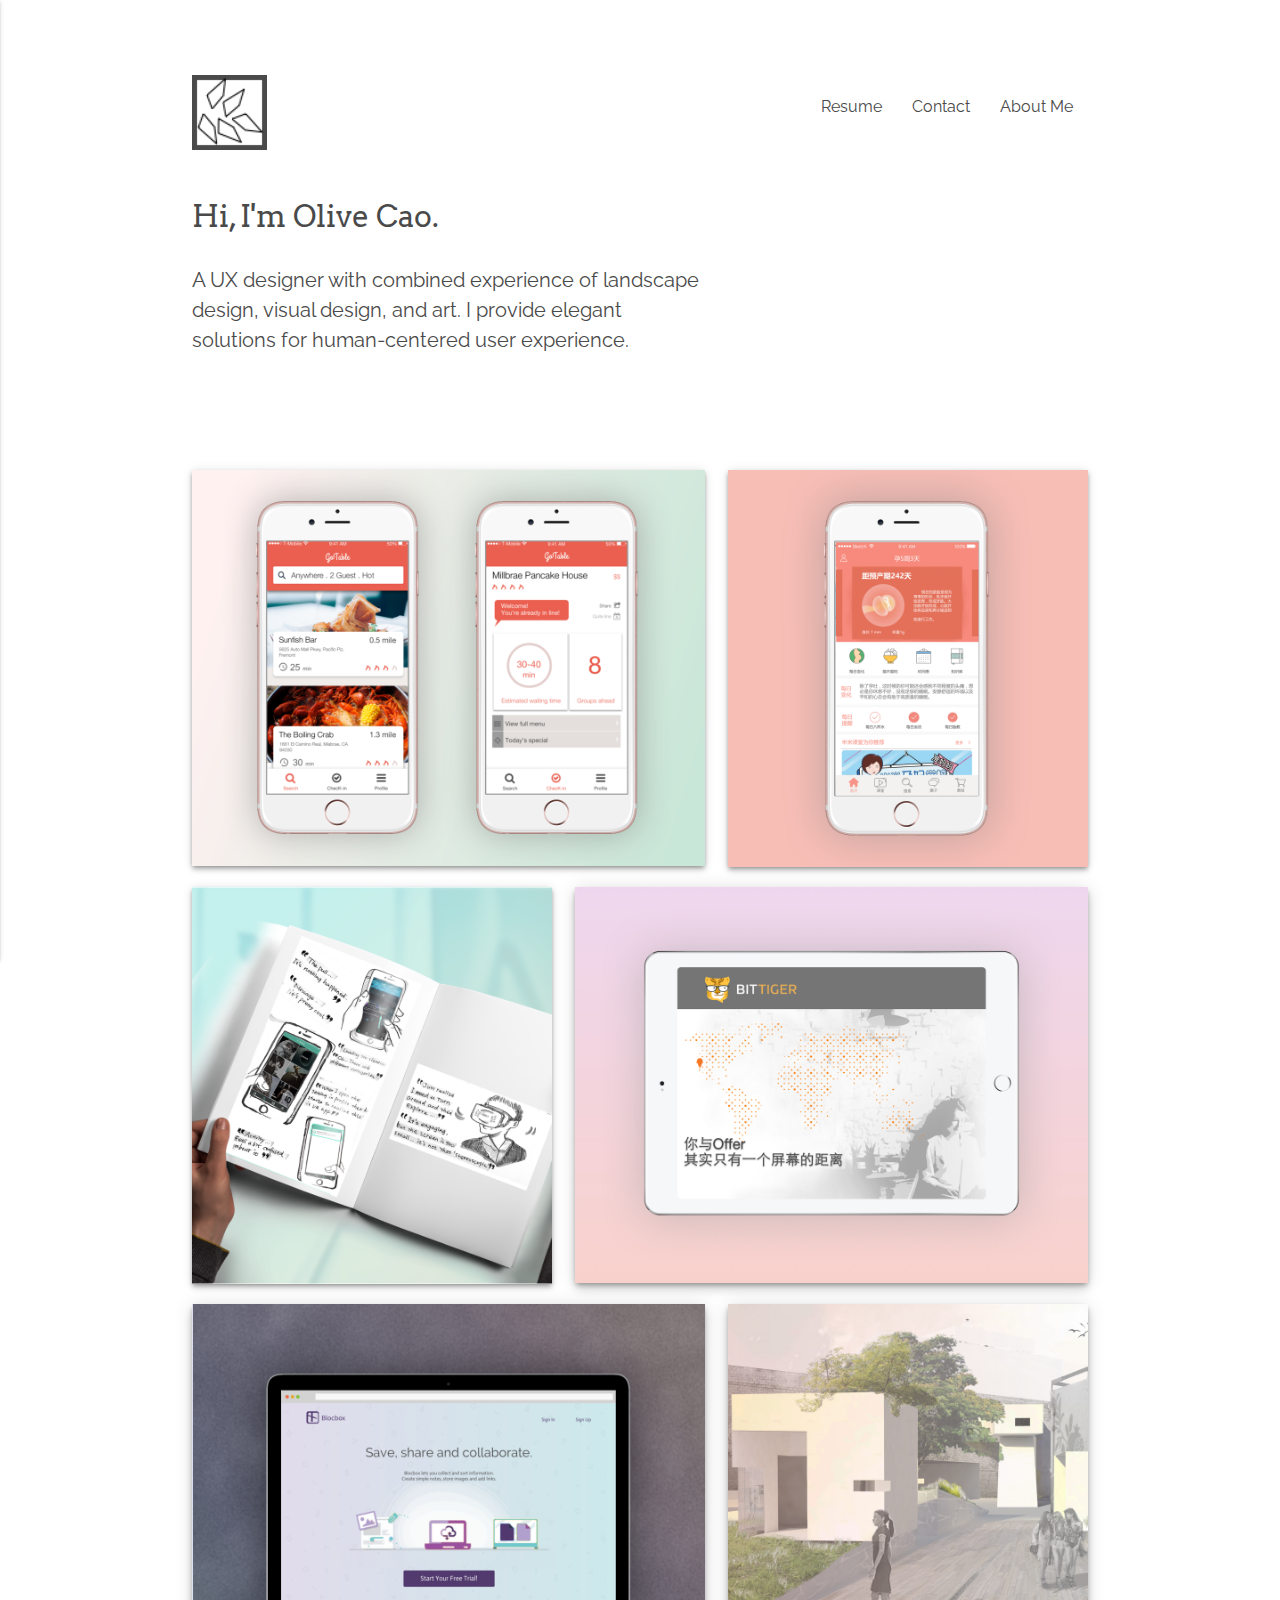
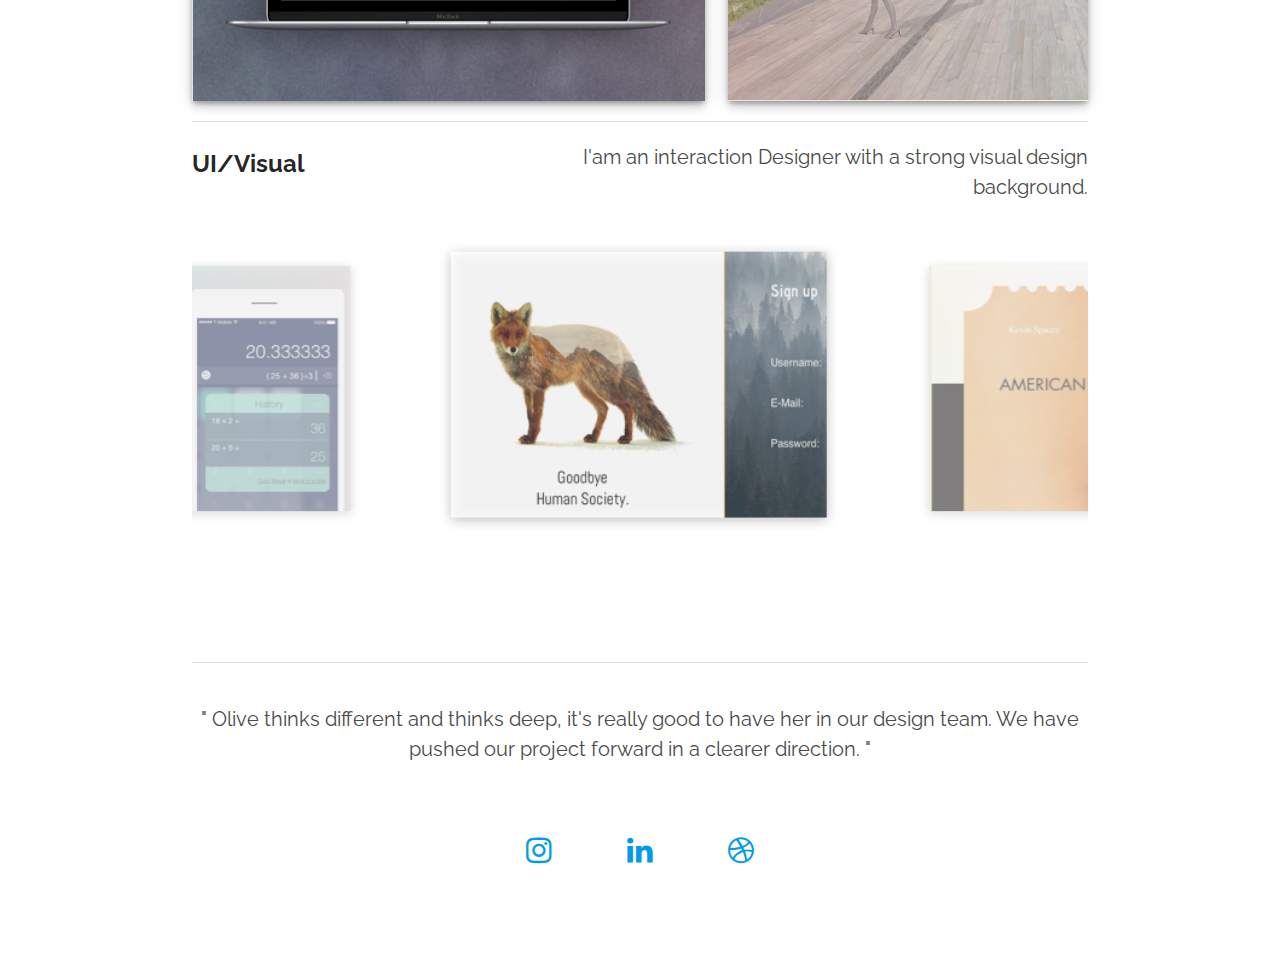
<file: index.html>
<!DOCTYPE html>
<html>
  <head>
    <!--Import Google Icon Font-->
    <link href="http://fonts.googleapis.com/icon?family=Material+Icons" rel="stylesheet">
    <link rel="stylesheet" type="text/css" href="https://fonts.googleapis.com/css?family=Raleway:Semi-Bold,Bold,Regular|Arvo:Bold">
    <!--Import materialize.css-->
    <link type="text/css" rel="stylesheet" href="css/materialize.css"  media="screen,projection"/>
    <link type="text/css" rel="stylesheet" href="css/style.css"  media="screen,projection"/>
    <link type="text/css" rel="stylesheet" href="https://maxcdn.bootstrapcdn.com/font-awesome/4.7.0/css/font-awesome.min.css"/>
    <link rel="stylesheet" type="text/css" href="css/unslider.css"/>
    <!--Let browser know website is optimized for mobile-->
    <meta name="viewport" content="width=device-width, initial-scale=1.0"/>
  </head>

  <body>
    <!--Import jQuery before materialize.js-->
    <script type="text/javascript" src="https://code.jquery.com/jquery-2.1.1.min.js"></script>
    <script type="text/javascript" src="js/materialize.js"></script>
    <script type="text/javascript" src="js/unslider-min.js"></script>
    <script type="text/javascript" src="js/scripts.js"></script>


    <!-- header section -->
    <div class="container">
      <div class="footer-space"></div>
      <div class="row">
        <div class="col s12" style="vertical-align: bottom">
          <nav class="z-depth-0">
            <div class="nav-wrapper white">
                <a href="#!" class="brand-logo"><img class="enlarge-image" src="image/logo.png"></a>
              <a href="#" data-activates="mobile-demo" class="button-collapse"><i class="material-icons">menu</i></a>
              <ul class="right hide-on-med-and-down">
                  <li><a href="image/Resume.pdf"><span class="raleway font-size-5 color-grey-dark">Resume</span></a></li>
                  <li><a href="mailto:olive.y.cao@gmail.com"><span class="raleway font-size-5 color-grey-dark">Contact</span></a></li>
                  <li><a href="aboutme.html"><span class="raleway font-size-5 color-grey-dark">About Me</span></a></li>
              </ul>
              <ul class="side-nav" id="mobile-demo">
                <li><a href="image/Resume.pdf">Resume</a></li>
                <li><a href="mailto:olive.y.cao@gmail.com">Contact</a></li>
                <li><a href="aboutme.html">About Me</a></li>
              </ul>
            </div>
          </nav>
        </div>
      </div>
    </br>

      <!-- introduction section -->
      <div class="row">
        <div class="col s12 l7 black-text text-darken-2">
          <p class="raleway font-size-4 color-grey-dark"><span class="arvo font-size-2 color-grey-dark">Hi, I'm Olive Cao.
          </span></br></br> A UX designer with combined experience of landscape design, visual design, and art.
            I provide elegant solutions for human-centered user experience.</p>
        </div>
      </div>
      <div class="footer-space"></div>


      <!-- Seclected work section -->
      <div class="row">
        <a href="gotable.html">
          <div class="col s12 l7">
            <div class="card-image hover-image">
              <figure>
                <img class = "responsive-img z-depth-2" src="image/Gotable2.png">
                <figcaption>
                  <div class="row">
                    <div class="col s11 offset-s1">
                      <p class="raleway font-size-3 bold">GoTable</br></br>
                      <span class="raleway font-size-3 semi-bold">Mobile/ipad App</span></p>
                    </div>
                  </div>
                </figcaption>
              </figure>
            </div>
          </div>
        </a>
        <a href="Halfmeter.html">
          <div class="col s12 l5">
            <div class="card-image hover-image">
              <figure>
                <img class = "responsive-img z-depth-2" src="image/Halfmeter2.png">
                <figcaption>
                  <div class="row">
                    <div class="col s11 offset-s1">
                      <p class="raleway font-size-3 bold">Halfmeter</br></br>
                      <span class="raleway font-size-3 semi-bold">Client Project</span></p>
                    </div>
                  </div>
                </figcaption>
              </figure>
            </div>
          </div>
        </a>
      </div>
      <div class="row">
        <a href="VRTest.html">
          <div class="col s12 l5">
            <div class="card-image hover-image">
              <figure>
                <img class = "responsive-img z-depth-2" src="image/VRTEst2.png">
                <figcaption>
                  <div class="row">
                    <div class="col s11 offset-s1">
                      <p class="raleway font-size-3 bold">VR Test</br></br>
                      <span class="raleway font-size-3 semi-bold">Usability Testing</span></p>
                    </div>
                  </div>
                </figcaption>
              </figure>
            </div>
          </div>
        </a>
        <div class="col s12 l7">
          <div class="card-image hover-image">
            <figure>
              <img class = "responsive-img z-depth-3" src="image/Bittiger.png">
              <figcaption>
                <div class="row">
                  <div class="col s11 offset-s1">
                    <p class="raleway font-size-3 bold">BitTiger</br></br>
                    <span class="raleway font-size-3 semi-bold">Web Design</br></span></p>
                  </div>
                </div>
                <div class="bottom-align  right-align">
                  <p class="raleway font-size-3 semi-bold">Coming Soon...</p>
                </div>
              </figcaption>
            </figure>
          </div>
        </div>
      </div>
      <div class="row">
        <a href="blocbox.html">
          <div class="col s12 l7">
            <div class="card-image hover-image">
              <figure>
                <img class = "responsive-img z-depth-3" src="image/Box2.png">
                <figcaption>
                  <div class="row">
                    <div class="col s11 offset-s1">
                      <p class="raleway font-size-3 bold">Bloc Box</br></br>
                      <span class="raleway font-size-3 semi-bold">Web Design</span></p>
                    </div>
                  </div>
                </figcaption>
              </figure>
            </div>
          </div>
        </a>
        <a href="https://issuu.com/olivecao/docs/yunyi_cao-_portfolio">
          <div class="col s12 l5">
            <div class="card-image hover-image">
              <figure>
                <img class = "responsive-img z-depth-3" src="image/Landscape2.png">
                <figcaption>
                  <div class="row">
                    <div class="col s11 offset-s1">
                      <p class="raleway font-size-3 bold">Landscape</br></br>
                      <span class="raleway font-size-3 semi-bold">Portfolio</span></p>
                    </div>
                  </div>
                </figcaption>
              </figure>
            </div>
          </div>
          </a>
        </div>
      <div class="divider"></div>

      <!-- UI/Visual section -->
      <div class="row">
        <div class="col s12 l5 white"><p class="raleway font-size-3 bold">UI/Visual</p></div>
        <div class="col s12 l7 white right-align"><p class="raleway font-size-4 color-grey-dark">I'am an interaction Designer with a strong visual design background.</p></div>
      </div>
      <div class="row">
        <div class="col s12">
          <div class="carousel">
            <a href="https://dribbble.com/shots/3038925-UI-Daily-Challenge-01" class="carousel-item"><img class="" src="image/UIM.png"></a>
            <a href="https://dribbble.com/shots/3051217-Daily-Challenge-02-Credit-Card" class="carousel-item"><img class="" src="image/UIL.png"></a>
            <a href="https://dribbble.com/shots/3216589-UI-Challenge-Calculator" class="carousel-item"><img class="" src="image/UIR.png"></a>
          </div>
        </div>
      </div>
      <div class="divider"></div>

      <!--Sliders for recommendation  -->
      <div class="row">
        <div class="col s12"></div>
      </div>
        <div class="my-slider">
          <ul>
            <li>
              <div class="center-align black-text">
                <p class="raleway font-size-4 color-grey-dark">&quot Olive thinks
                  different and thinks deep, it's really good to have her in
                  our design team. We have pushed our project forward in a
                  clearer direction. &quot</p>
              </div>
            </li>
            <li>
              <div class="center-align black-text">
                <p class="raleway font-size-4 color-grey-dark">&quot I mentored Olive
                  at Bloc. Her work is different from all my other students
                  there. She always exceeds my expectations. She won't be
                  satisfied with class knowledge by keep asking why and add
                  value to our project. &quot</p>
              </div>
            </li>
          </ul>
        </div>
        <div class="row">
          <div class="col s12"></div>
        </div>


      <!-- Footer for social media  -->
      <div class="row">
        <div class="col s5 right-align">
          <a href="https://www.instagram.com/lemonarchess/"><i class="fa fa-instagram fa-2x" aria-hidden="true"></i></a>
        </div>
        <div class="col s2 center-align">
          <a href="https://www.linkedin.com/in/yunyi-cao-89288a96?authType=NAME_SEARCH&authToken=2Vci&locale=en_US&trk=tyah&trkInfo=clickedVertical%3Amynetwork%2CclickedEntityId%3A342577262%2CauthType%3ANAME_SEARCH%2Cidx%3A1-1-1%2CtarId%3A1484204544278%2Ctas%3Ayunyi"><i class="fa fa-linkedin fa-2x" aria-hidden="true"></i></a>
        </div>
        <div class="col s5">
          <a href="https://dribbble.com/Olive_Cao"><i class="fa fa-dribbble fa-2x" aria-hidden="true"></i></a>
        </div>
      </div>

      <!-- Footer  -->
      <footer class="page-footer white">
        <div class="footer-copyright white">
        </div>
      </footer>
    </div>
  </body>
</html>
</file>
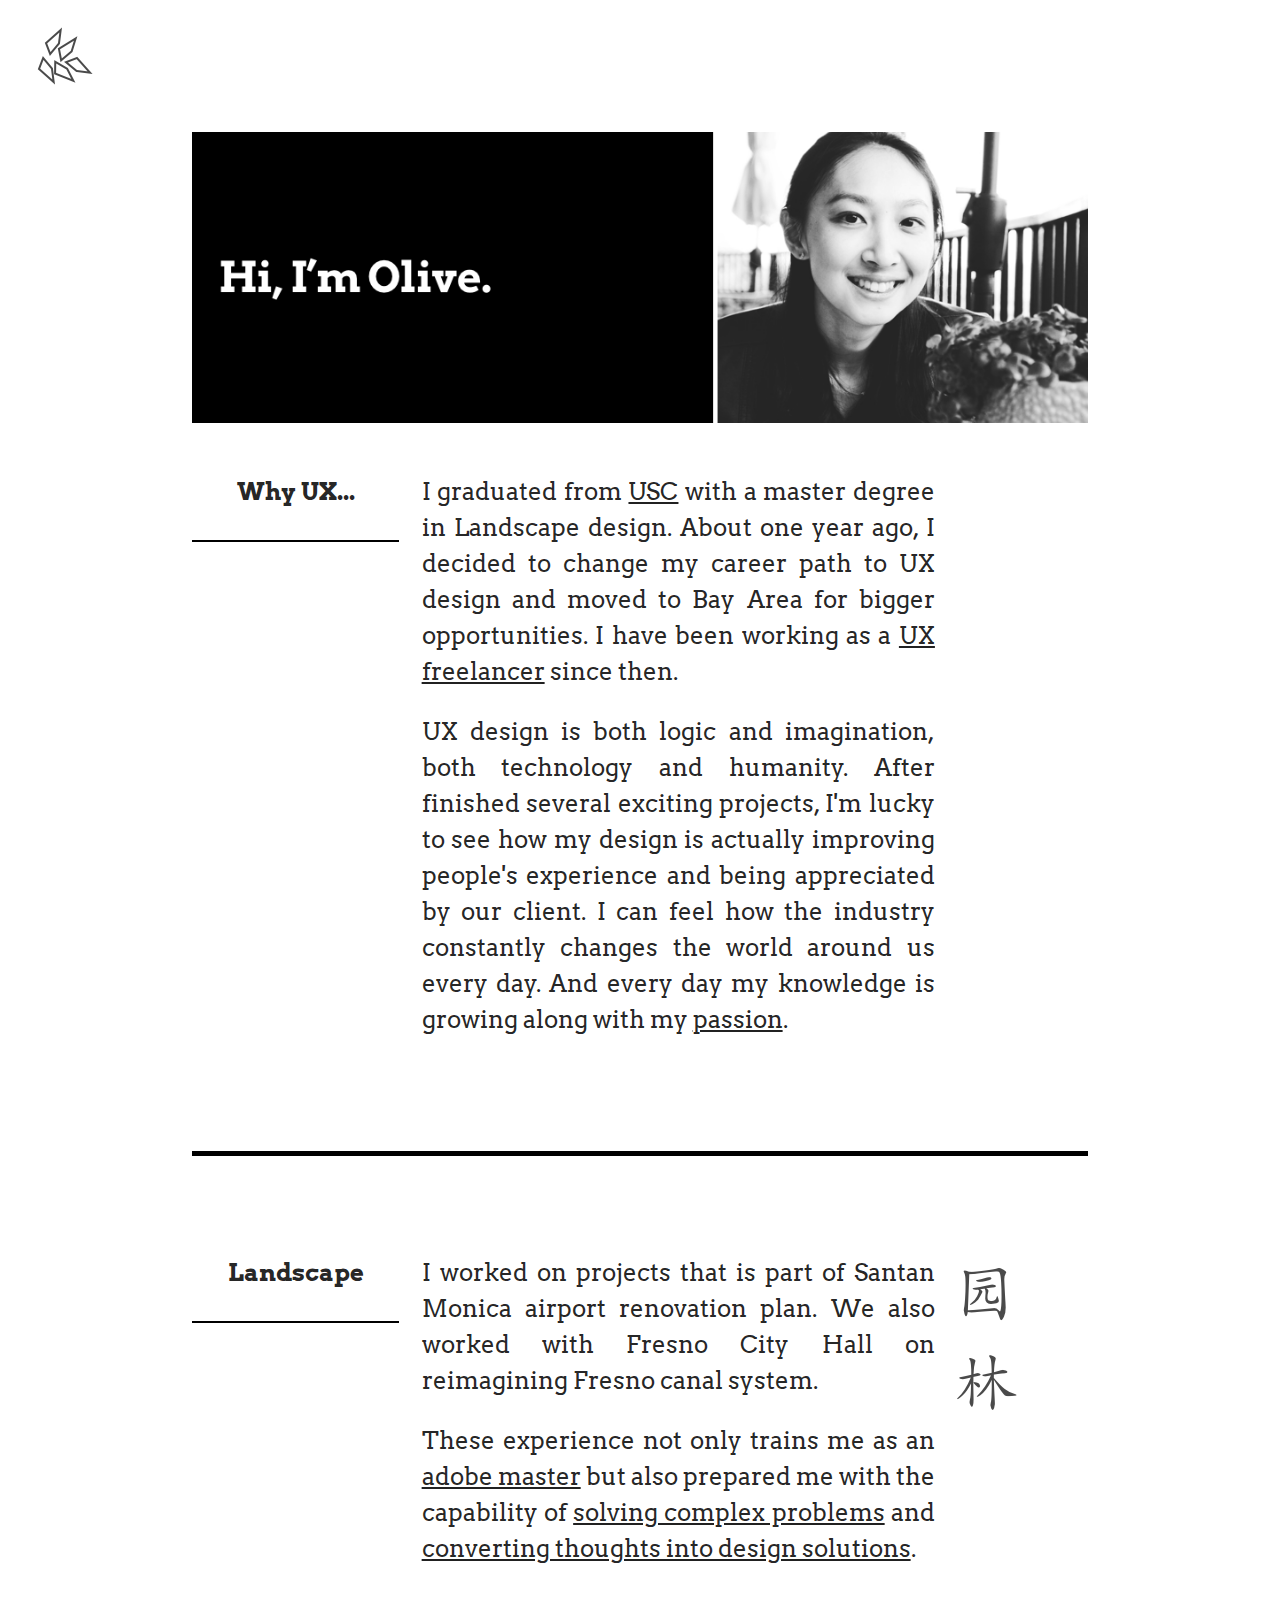
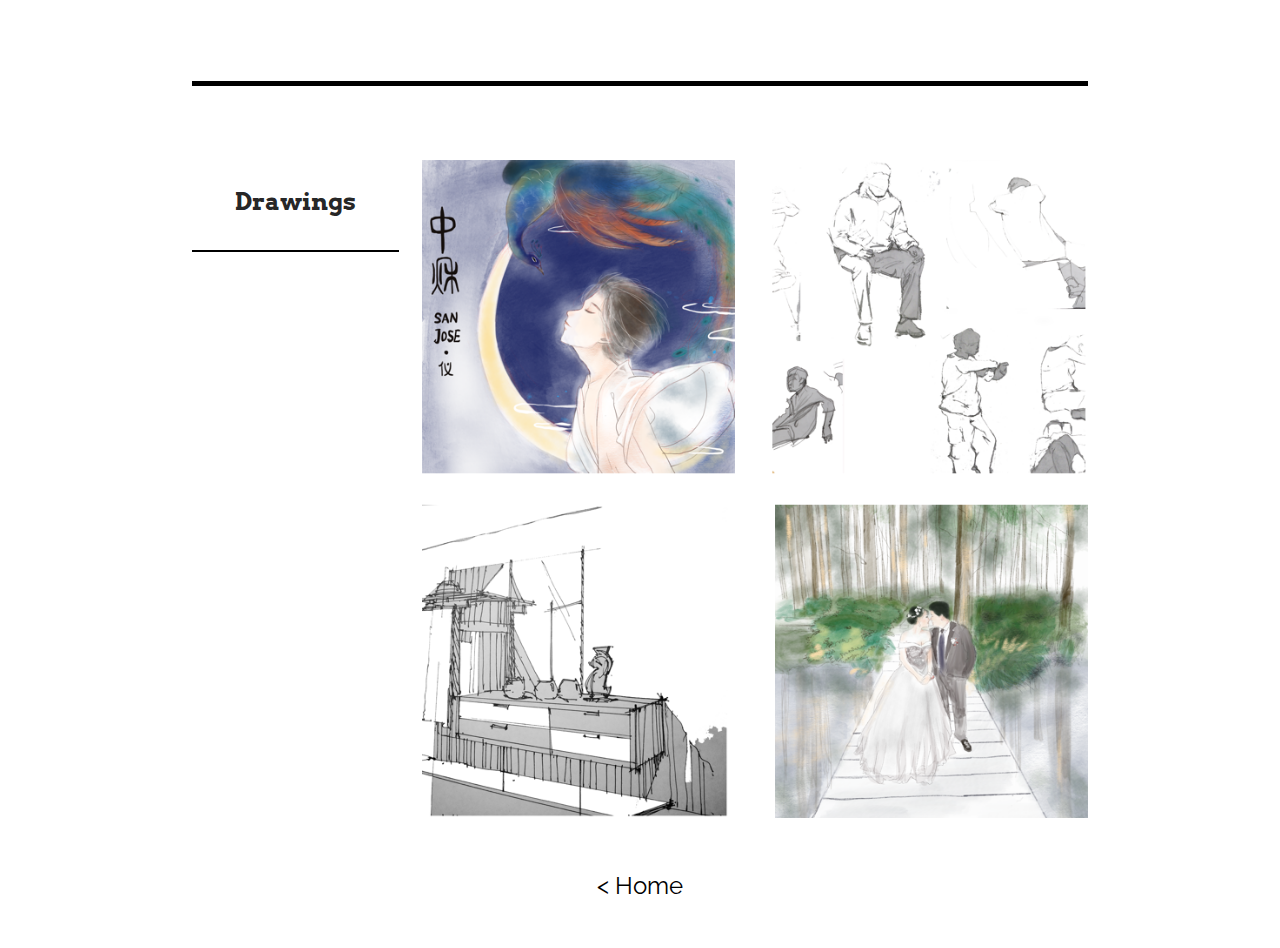
<file: aboutme.html>
<!DOCTYPE html>
<html>
  <head>
    <!--Import Google Icon Font-->
    <link href="http://fonts.googleapis.com/icon?family=Material+Icons" rel="stylesheet">
    <link rel="stylesheet" type="text/css" href="https://fonts.googleapis.com/css?family=Raleway:Semi-Bold,Bold,Regular,Italic">
    <link rel="stylesheet" type="text/css" href="https://fonts.googleapis.com/css?family=Arvo:Bold,Regular">
    <link rel="stylesheet" type="text/css" href="https://fonts.googleapis.com/css?family=Source+Sans+Pro">
    <!--Import materialize.css-->
    <link type="text/css" rel="stylesheet" href="css/materialize.css"  media="screen,projection"/>
    <link type="text/css" rel="stylesheet" href="css/style.css"  media="screen,projection"/>
    <link type="text/css" rel="stylesheet" href="https://maxcdn.bootstrapcdn.com/font-awesome/4.7.0/css/font-awesome.min.css"/>
    <link rel="stylesheet" type="text/css" href="css/unslider.css"/>
    <!--Let browser know website is optimized for mobile-->
    <meta name="viewport" content="width=device-width, initial-scale=1.0"/>
  </head>

  <body>
    <!--Import jQuery before materialize.js-->
    <script type="text/javascript" src="https://code.jquery.com/jquery-2.1.1.min.js"></script>
    <script type="text/javascript" src="js/materialize.js"></script>
    <script type="text/javascript" src="js/unslider-min.js"></script>
    <script type="text/javascript" src="js/scripts.js"></script>

      <div style="height: 3vh;"></div>
      <div class="row">
        <div class="col s1">
          <div class="row">
            <div class="col s5 offset-s2">
              <a href="index.html"><img src="image/logoblack.png"></a>
            </div>
          </div>
        </div>
      </div>
      <div class="container">
      <div class="row">
        <div class="col s12">
          <img src="image/Aboutme/hero.png" style="width:100%; height: auto;">
        </div>
      </div>
      <div class="row">
        <div class="col s3">
          <p class="arvo font-size-3 bold center-align" style="border-bottom:2px solid black; padding-bottom:30px;">Why UX...</p>
        </div>
        <div class="col s7">
          <p class="arvo font-size-3" style="text-align: justify;">I graduated from <u>USC</u> with a master degree in
                              Landscape design. About one year ago, I decided to
                              change my career path to UX design and moved to
                              Bay Area for bigger opportunities. I have been
                              working as a <u>UX freelancer</u> since then. </p>
          <p class="arvo font-size-3" style="text-align: justify;">UX design is both logic and imagination, both
                              technology and humanity. After finished several
                              exciting projects, I'm lucky to see how my design is
                              actually improving people's experience and being
                              appreciated by our client. I can feel how the
                              industry constantly changes the world around us
                              every day. And every day my knowledge is growing
                              along with my <u>passion</u>.</p>
        </div>
      </div>
      <div class="footer-space" style="border-bottom:5px solid black;"></div>
      <div class="footer-space"></div>
      <div class="row">
        <div class="col s3">
          <p class="arvo font-size-3 bold center-align" style="border-bottom:2px solid black; padding-bottom:30px;">Landscape</p>
        </div>
        <div class="col s7">
          <p class="arvo font-size-3" style="text-align: justify;">I worked on projects that is part of Santan Monica
                              airport renovation plan. We also worked with
                              Fresno City Hall on reimagining Fresno canal
                              system. </p>
          <p class="arvo font-size-3" style="text-align: justify;">These experience not only trains me as an <u>adobe
                              master</u> but also prepared me with the capability of
                              <u>solving complex problems</u> and <u>converting thoughts
                              into design solutions</u>.</p>
        </div>
        <div class="col s2">
          <img src="image/Aboutme/园 林.png" class="responsive-img" style="margin-top:4vh;">
        </div>
      </div>
      <div class="footer-space" style="border-bottom:5px solid black;"></div>
      <div class="footer-space"></div>
      <div class="row">
        <div class="col s3">
          <p class="arvo font-size-3 bold center-align" style="border-bottom:2px solid black; padding-bottom:30px;">Drawings</p>
        </div>
        <div class="col s9">
          <img src="image/Aboutme/Drawings.png" style="width:100%; height: auto;">
        </div>
      </div>
      <div class="row">
        <div class="col s12">
          <a href="index.html"><p class="raleway font-size-3 black-text center-align">&lt Home</p></a>
        </div>
      </div>
    </div>
  </body>
</html>
</file>
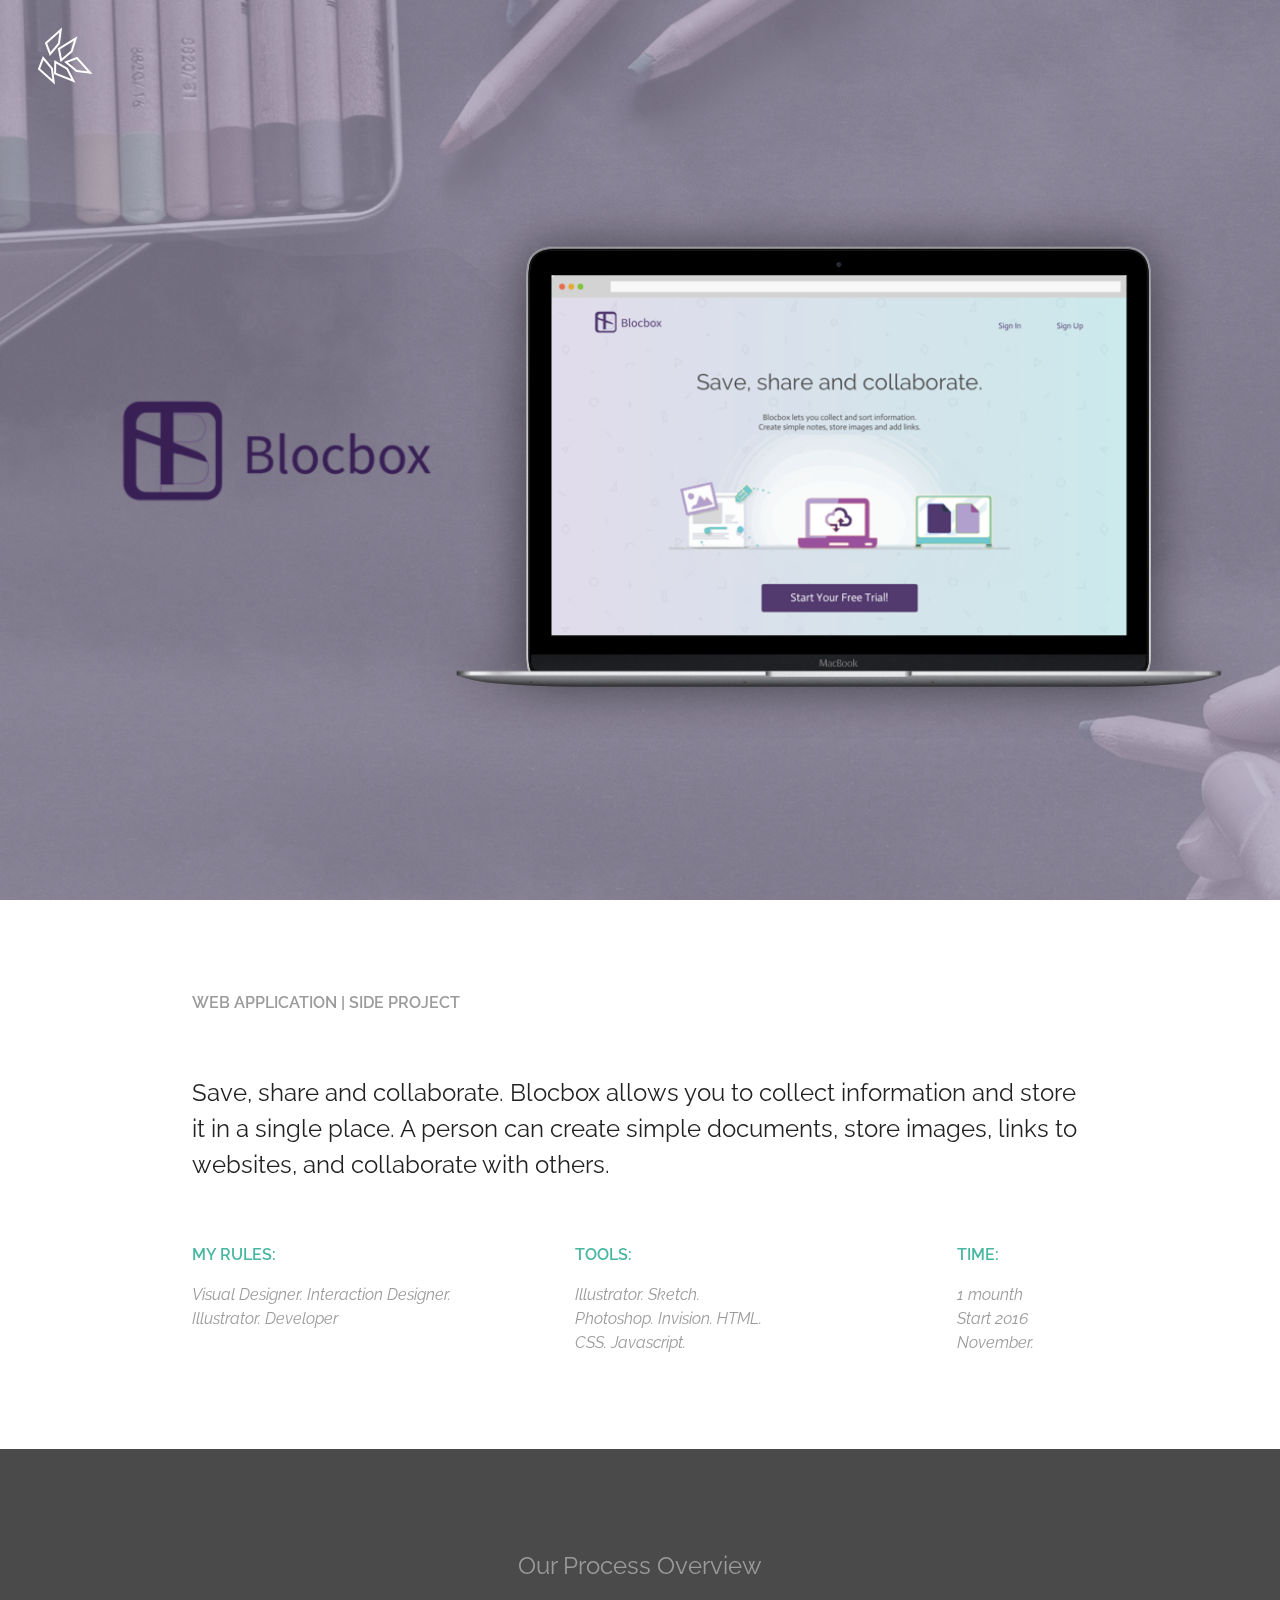
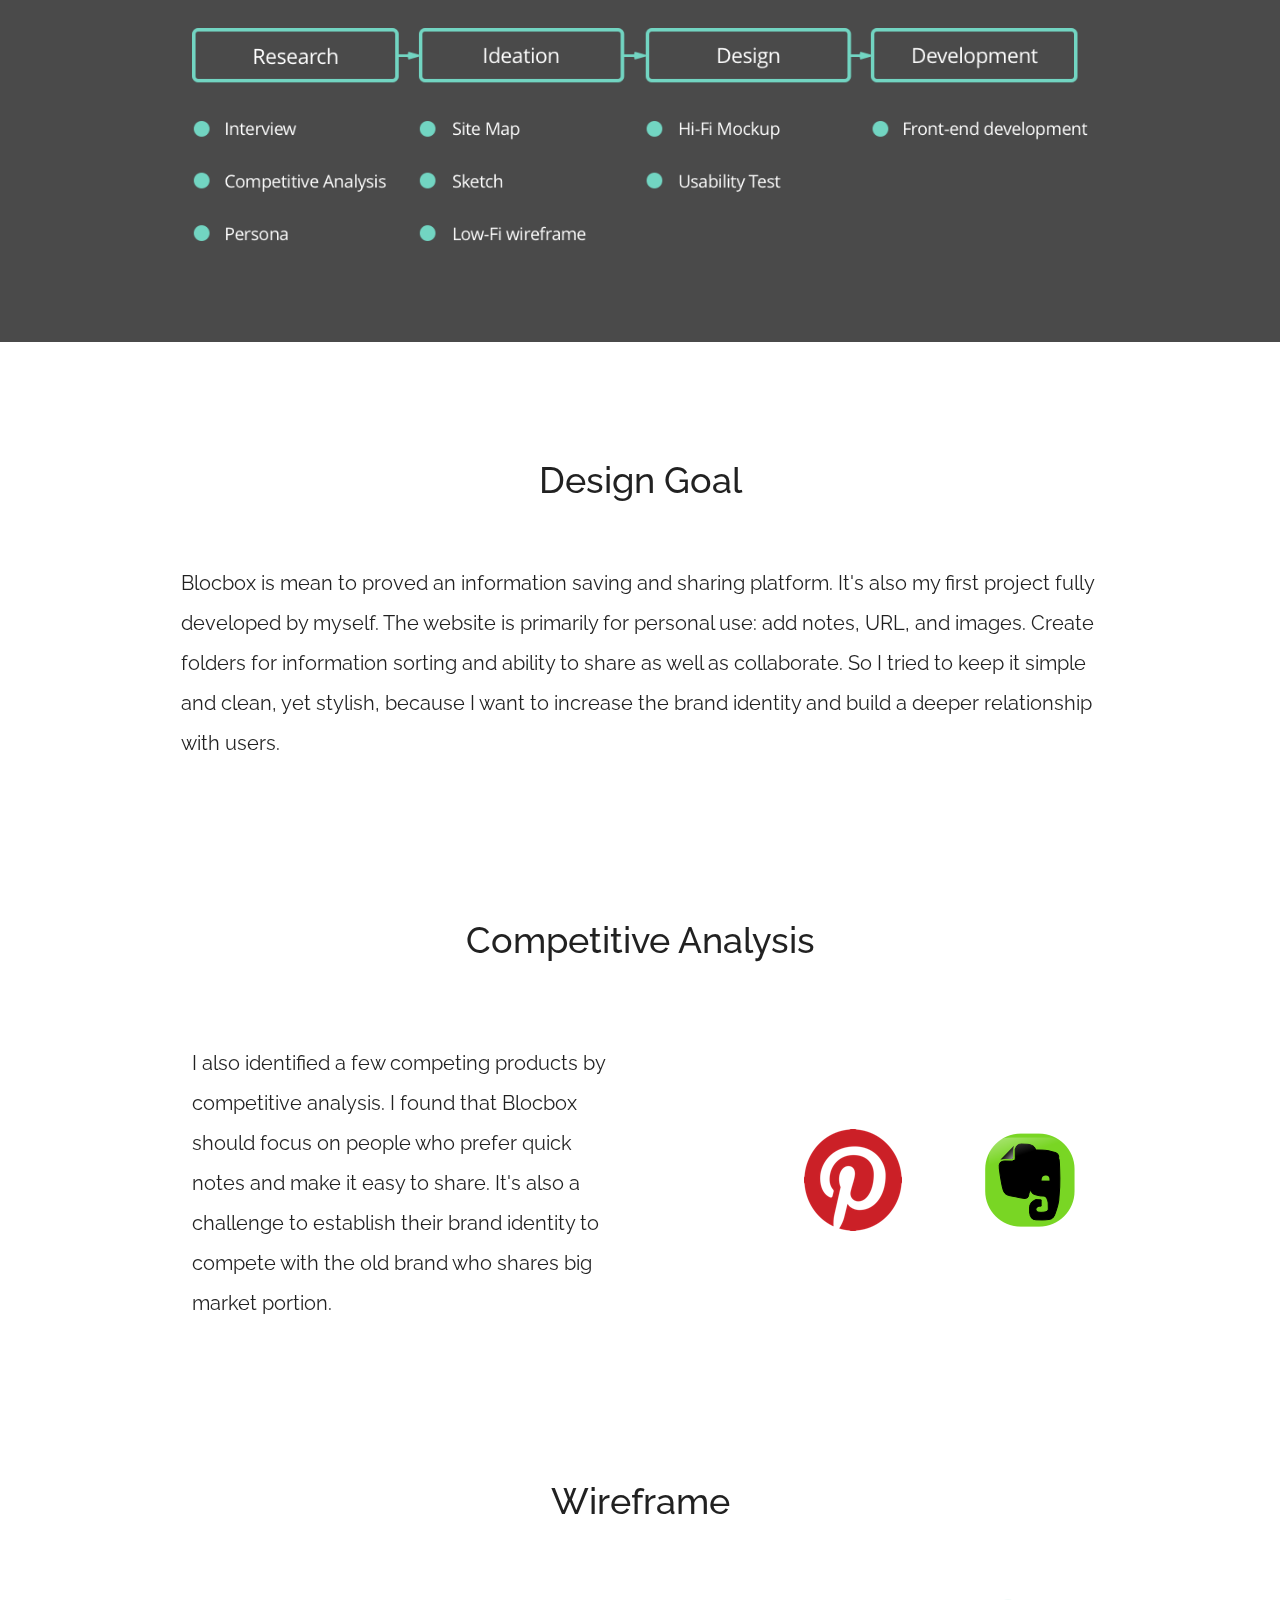
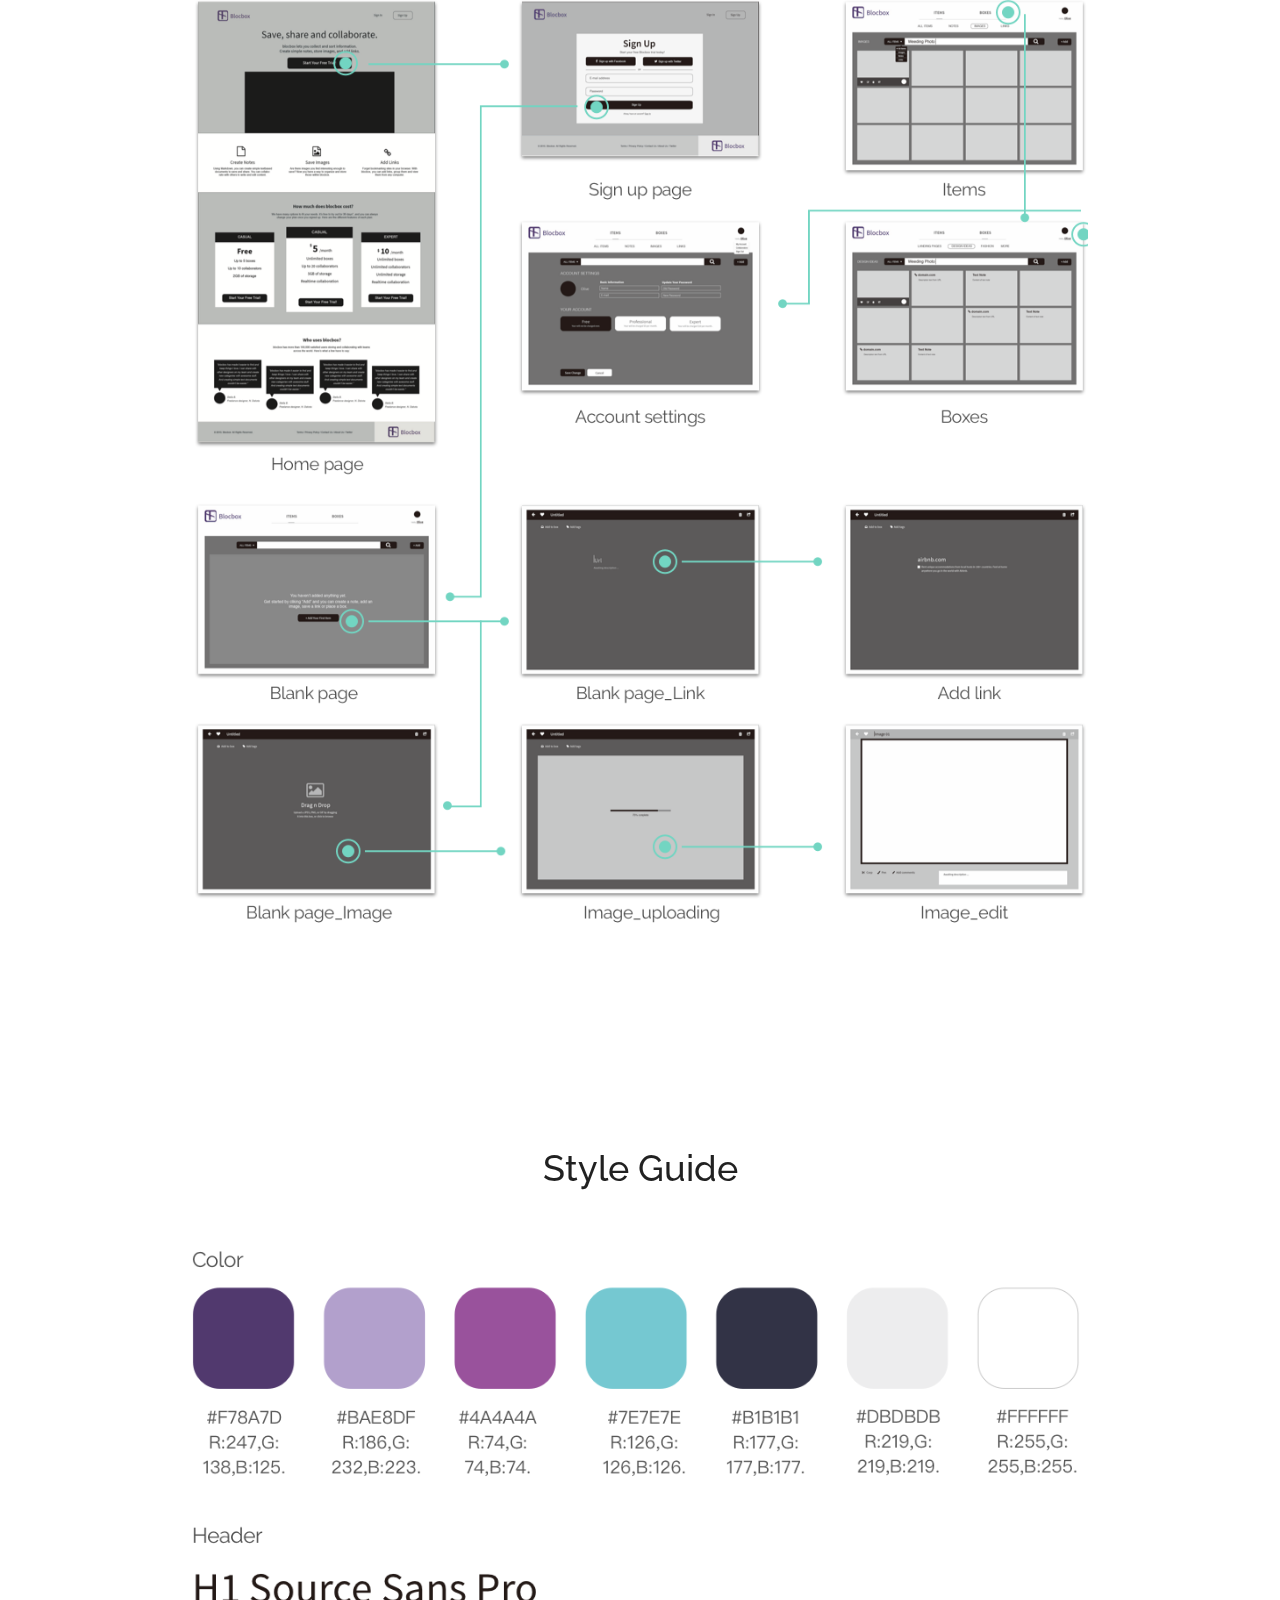
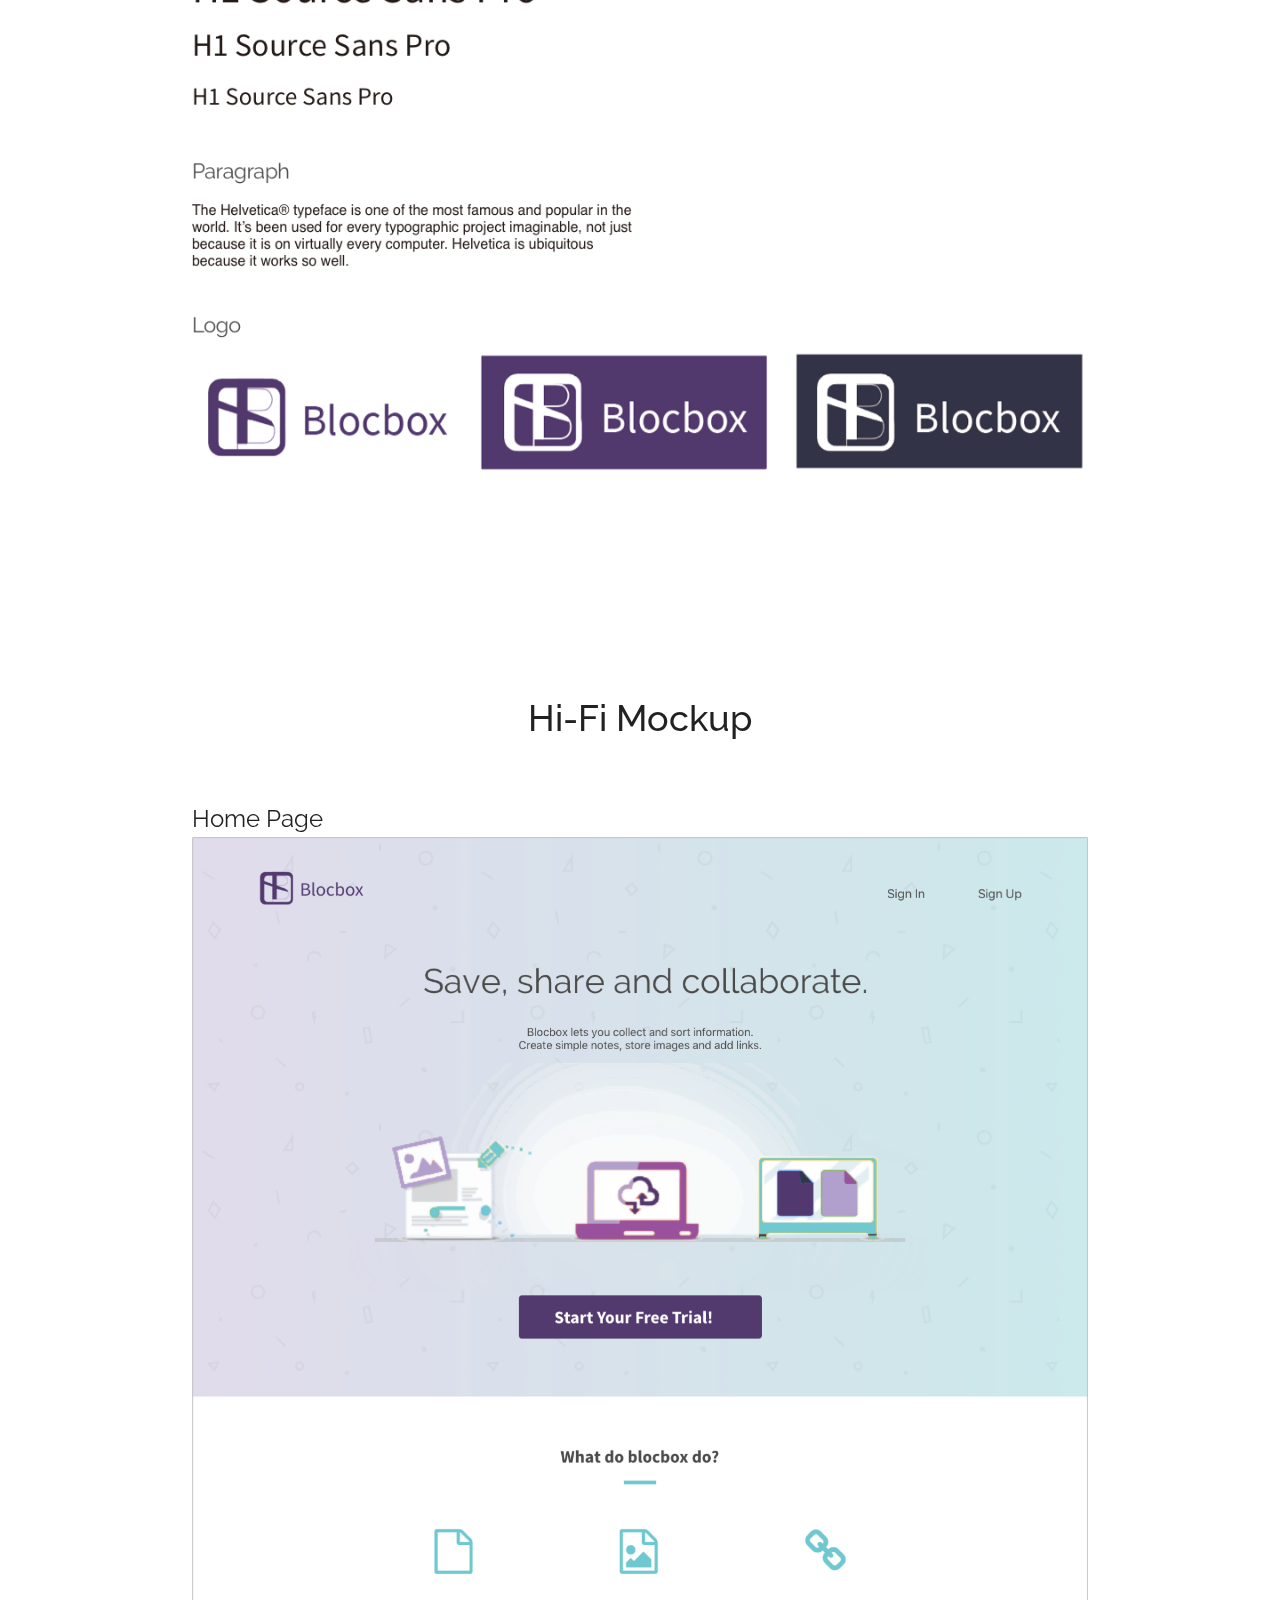
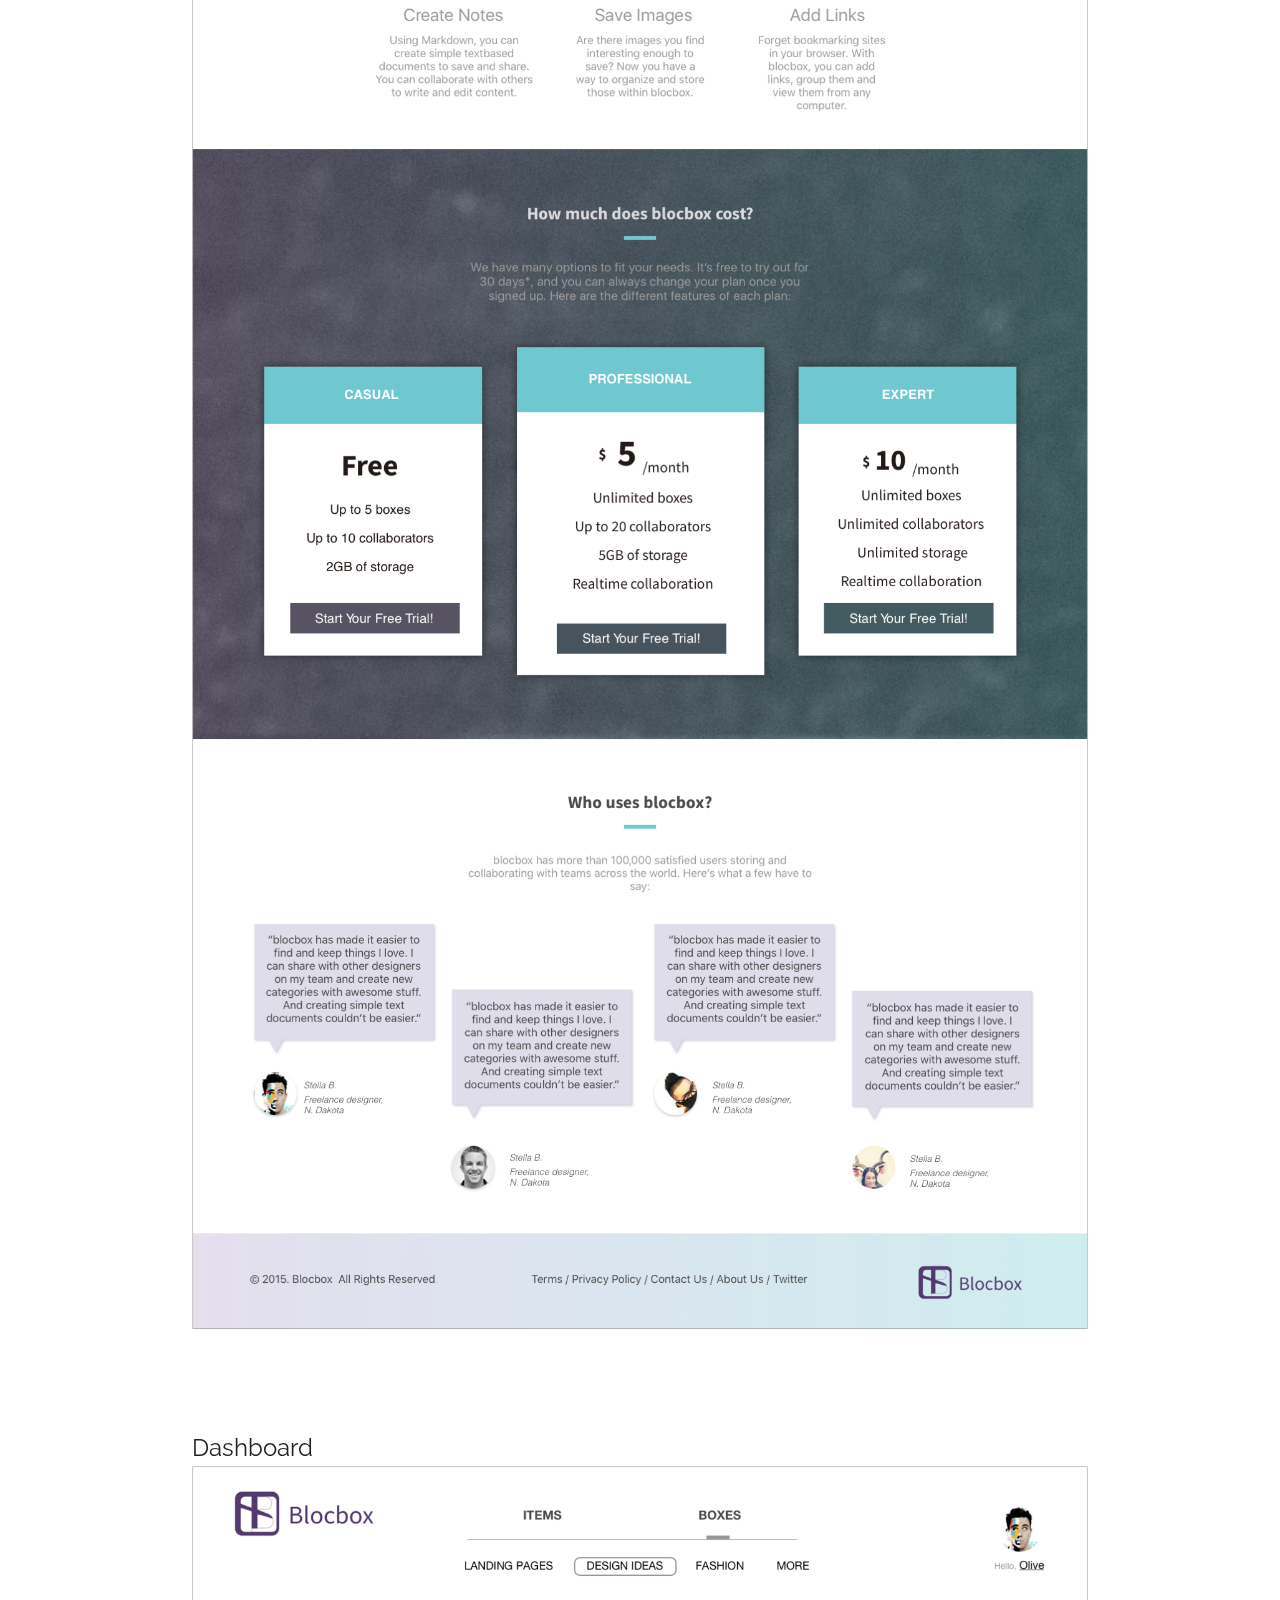
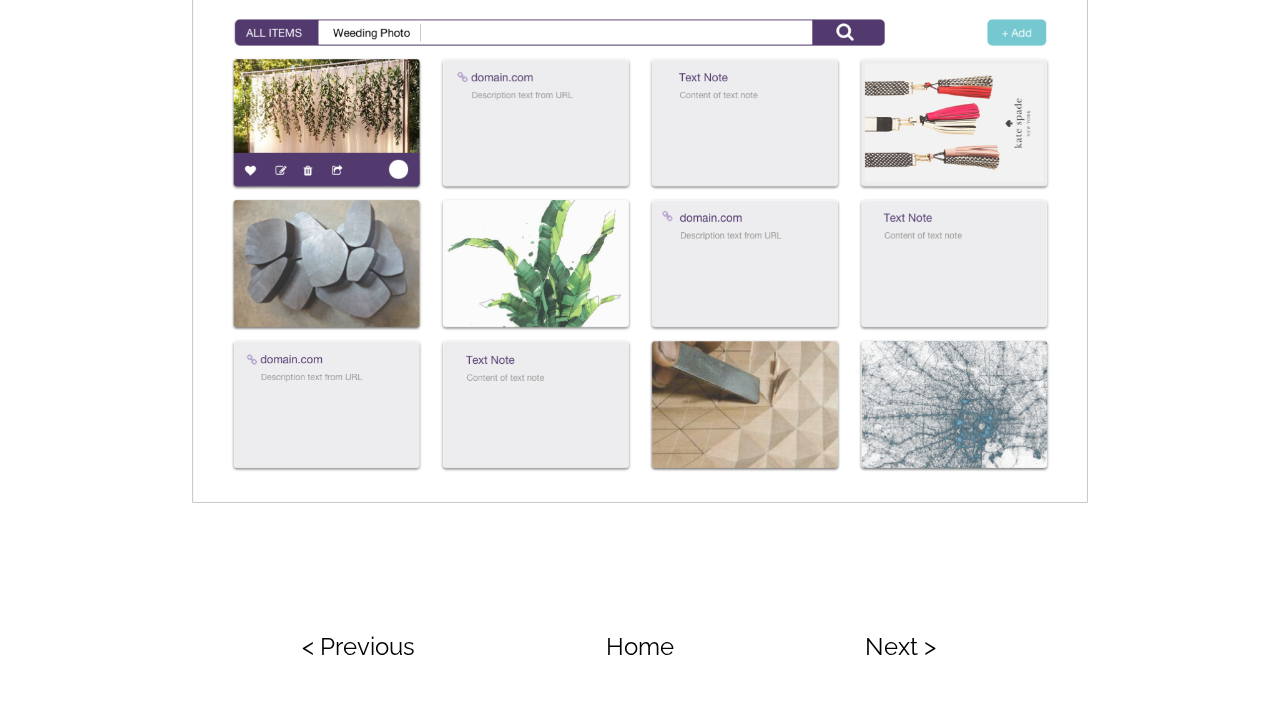
<file: blocbox.html>
<!DOCTYPE html>
<html>
  <head>
    <!--Import Google Icon Font-->
    <link href="http://fonts.googleapis.com/icon?family=Material+Icons" rel="stylesheet">
    <link rel="stylesheet" type="text/css" href="https://fonts.googleapis.com/css?family=Raleway:Semi-Bold,Bold,Regular,Italic,Medium">
    <link rel="stylesheet" type="text/css" href="https://fonts.googleapis.com/css?family=Open+Sans">
    <link rel="stylesheet" type="text/css" href="https://fonts.googleapis.com/css?family=Source+Sans+Pro">
    <!--Import materialize.css-->
    <link type="text/css" rel="stylesheet" href="css/materialize.css"  media="screen,projection"/>
    <link type="text/css" rel="stylesheet" href="css/style.css"  media="screen,projection"/>
    <link type="text/css" rel="stylesheet" href="https://maxcdn.bootstrapcdn.com/font-awesome/4.7.0/css/font-awesome.min.css"/>
    <link rel="stylesheet" type="text/css" href="css/unslider.css"/>
    <!--Let browser know website is optimized for mobile-->
    <meta name="viewport" content="width=device-width, initial-scale=1.0"/>
  </head>

  <body>
    <!--Import jQuery before materialize.js-->
    <script type="text/javascript" src="https://code.jquery.com/jquery-2.1.1.min.js"></script>
    <script type="text/javascript" src="js/materialize.js"></script>
    <script type="text/javascript" src="js/unslider-min.js"></script>
    <script type="text/javascript" src="js/scripts.js"></script>

    <!-- Header  -->
    <div class="parallax-container">
      <div style="height: 3vh;"></div>
        <div class="row">
          <div class="col s1">
            <div class="row">
              <div class="col s5 offset-s2">
                <a href="index.html"><img src="image/logowhite.png"></a>
              </div>
            </div>
          </div>
        </div>
      <div class="parallax"><img src="image/Blocbox/hero.png"></div>
    </div>
    <div class="footer-space"></div>
    <div class="container">
      <div class="row">
        <div class="col s12">
          <p class="raleway font-size-5 semi-bold color-grey-light">WEB APPLICATION | SIDE PROJECT</p>
        </div>
      </div>
      <div class="row">
        <div class="col s12">
          <p class="raleway font-size-3">Save, share and collaborate. Blocbox
            allows you to collect information and store it in a single place. A
            person can create simple documents, store images, links to websites,
             and collaborate with others.</p>
        </div>
      </div>
      <div class="row">
        <div class="col s4">
          <p class="raleway font-size-5 semi-bold color-green">MY RULES:</p>
          <i class="raleway font-size-5 color-grey-light">Visual Designer.
            Interaction Designer. Illustrator. Developer</i>
        </div>
        <div class="col s3 offset-s1">
          <p class="raleway font-size-5 semi-bold color-green">TOOLS:</p>
          <i class="raleway font-size-5 color-grey-light">Illustrator. Sketch. Photoshop.
          Invision. HTML. CSS. Javascript.</i>
        </div>
        <div class="col s2 offset-s2">
          <p class="raleway font-size-5 semi-bold color-green">TIME:</p>
          <i class="raleway font-size-5 color-grey-light">1 mounth</br>Start 2016 November.</i>
        </div>
      </div>
    </div>
    <div class="footer-space"></div>

      <!-- Process Overview -->
      <div class="grey-board">
        <div class="container">
          <div class="footer-space"></div>
          <div class="row">
            <div class="col s12">
              <p class="raleway font-size-3 color-grey-light center-align">Our Process Overview</p>
            </div>
          </div>
          <div class="row">
            <div class="col s12">
              <div class="center-align"><img src="image/Blocbox/process.png" class="responsive-img"></div>
            </div>
          </div>
        </div>
        <div class="footer-space"></div>
      </div>

      <!-- Design Goal -->
      <div class="container">
        <div class="footer-space"></div>
        <div class="row">
          <p class="raleway font-size-1 medium center-align">Design Goal</p>
        </div>
        <div class="row">
          <p class="raleway font-size-4 large-inline-space" style="line-height: 200%;">Blocbox is mean to proved an information saving and sharing platform.
             It's also my first project fully developed by myself. The website is
              primarily for personal use: add notes, URL, and images. Create
              folders for information sorting and ability to share as well as
              collaborate. So I tried to keep it simple and clean, yet stylish,
              because I want to increase the brand identity and build a deeper
              relationship with users.</p>
        </div>
        <div class="footer-space"></div>
      </div>

      <!-- Competetive Analysis -->
      <div class="container">
        <div class="row">
          <p class="raleway font-size-1 medium center-align">Competitive Analysis</p>
        </div>
        <div class="row valign-wrapper">
          <div class="col s6">
            <p class="raleway font-size-4" style="line-height: 200%;">I also identified a few competing
              products by competitive analysis. I found that Blocbox should
              focus on people who prefer quick notes and make it easy to share.
              It's also a challenge to establish their brand identity to compete
              with the old brand who shares big market portion.</p>
          </div>
          <div class="col s4 offset-s2 valign">
            <img src="image/Blocbox/competitivelogo.png" class="responsive-img">
          </div>
        </div>
      </div>

      <!-- WireFrame -->
      <div class="footer-space"></div>
      <div class="container">
        <div class="row">
          <p class="raleway font-size-1 medium center-align">Wireframe</p>
        </div>
        <div class="row">
          <div class="col s12">
            <img src="image/Blocbox/wireframe.png" style="width: 100%; height: auto;">
          </div>
        </div>
      </div>
      <div class="footer-space"></div>

      <!-- Style Guide -->
      <div class="footer-space"></div>
      <div class="container">
        <div class="row">
          <p class="raleway font-size-1 medium center-align">Style Guide</p>
        </div>
        <div class="row">
          <div class="col s12">
            <img src="image/Blocbox/Styleguide.png" style="width: 100%; height: auto;">
          </div>
        </div>
      </div>
      <div class="footer-space"></div>
      <!-- Hi-Fi mock up -->
      <div class="footer-space"></div>
      <div class="container">
        <div class="row">
          <p class="raleway font-size-1 medium center-align">Hi-Fi Mockup</p>
        </div>
        <div class="row">
          <div class="col s12">
            <span class="raleway font-size-3">Home Page</span>
            <img src="image/Blocbox/HomePage.png" style="width: 100%; height: auto;">
          </div>
        </div>
        <div class="footer-space"></div>
        <div class="row">
          <div class="col s12">
            <span class="raleway font-size-3">Dashboard</span>
            <img src="image/Blocbox/Dashboard.png" style="width: 100%; height: auto;">
          </div>
        </div>
      </div>
      <div class="footer-space"></div>

      <div class="row">
        <div class="col s4">
          <a href="VRTest.html"><p class="raleway font-size-3 black-text right-align">&lt Previous</p></a>
        </div>
        <div class="col s4">
          <a href="index.html"><p class="raleway font-size-3 black-text center-align">Home</p></a>
        </div>
        <div class="col s4">
          <a href="https://issuu.com/olivecao/docs/yunyi_cao-_portfolio"><p class="raleway font-size-3 black-text left-align">Next &gt</p></a>
        </div>
      </div>
  </body>
</html>
</file>
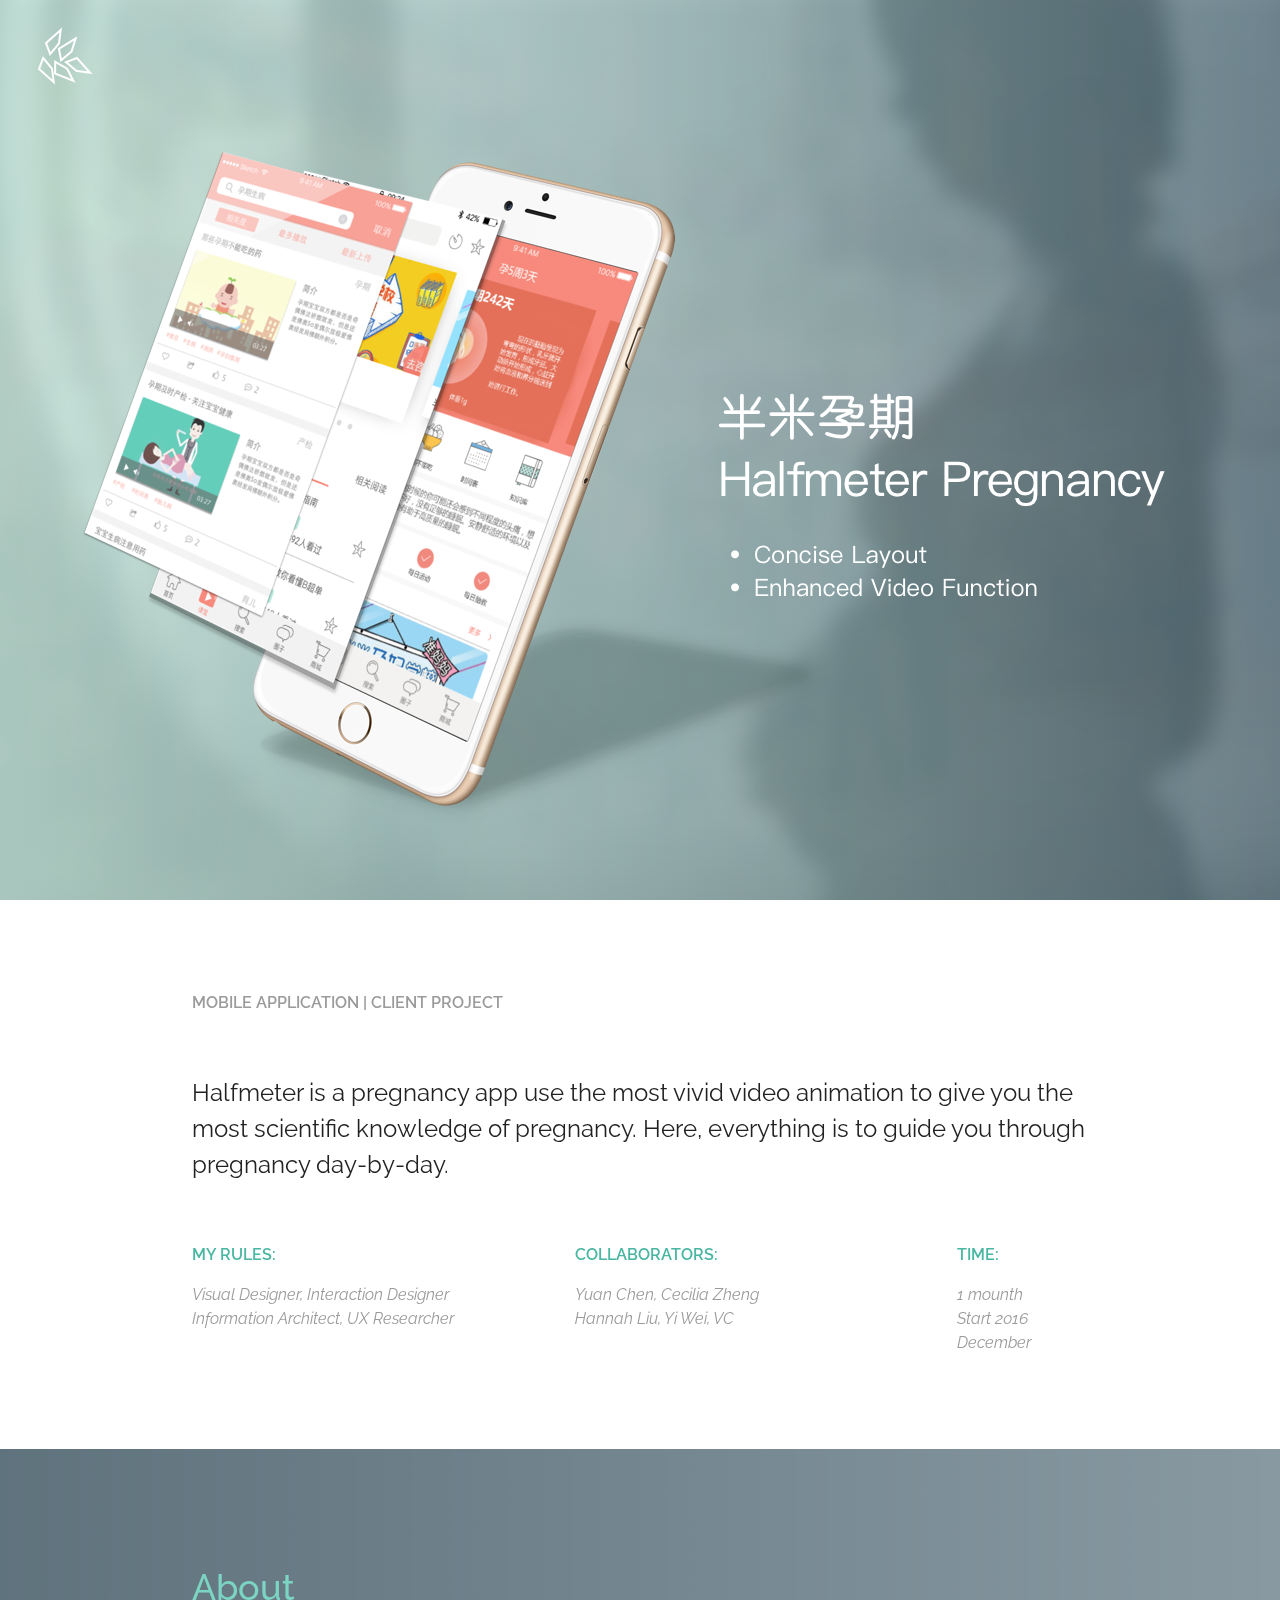
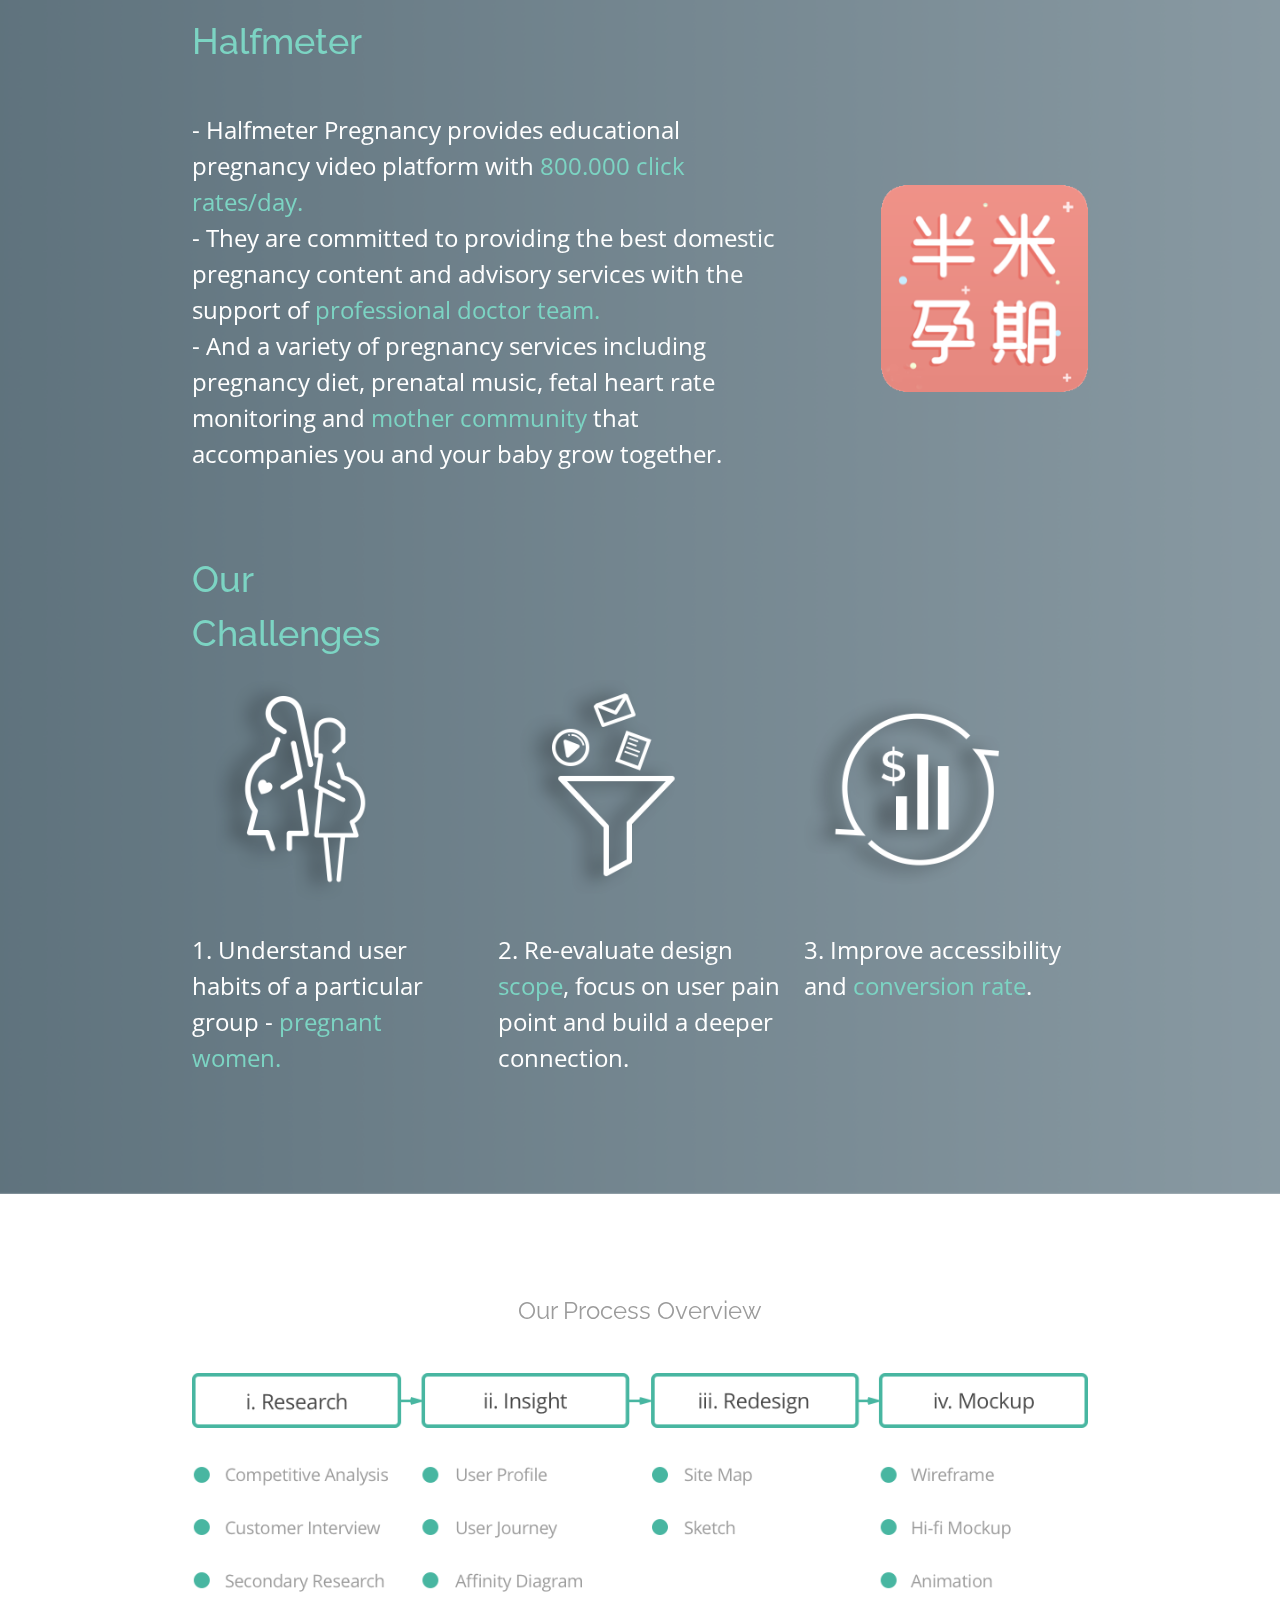
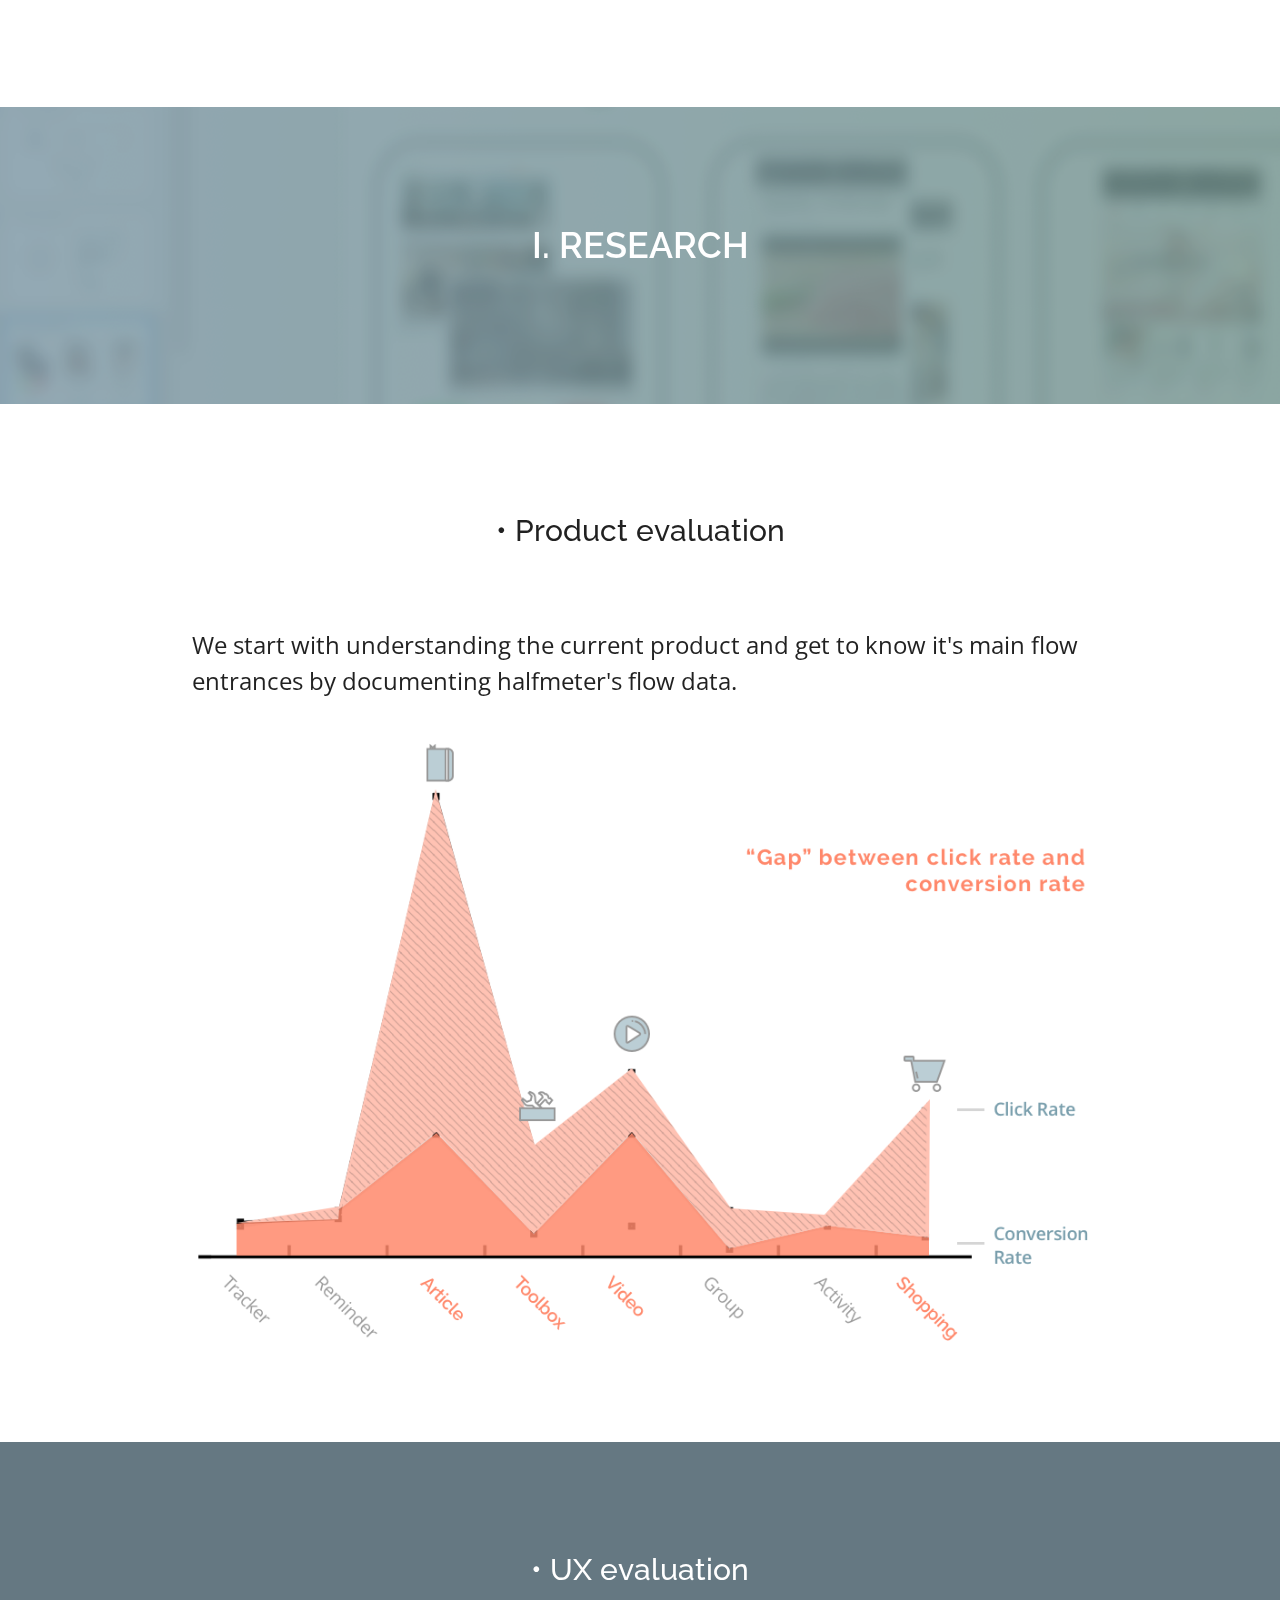
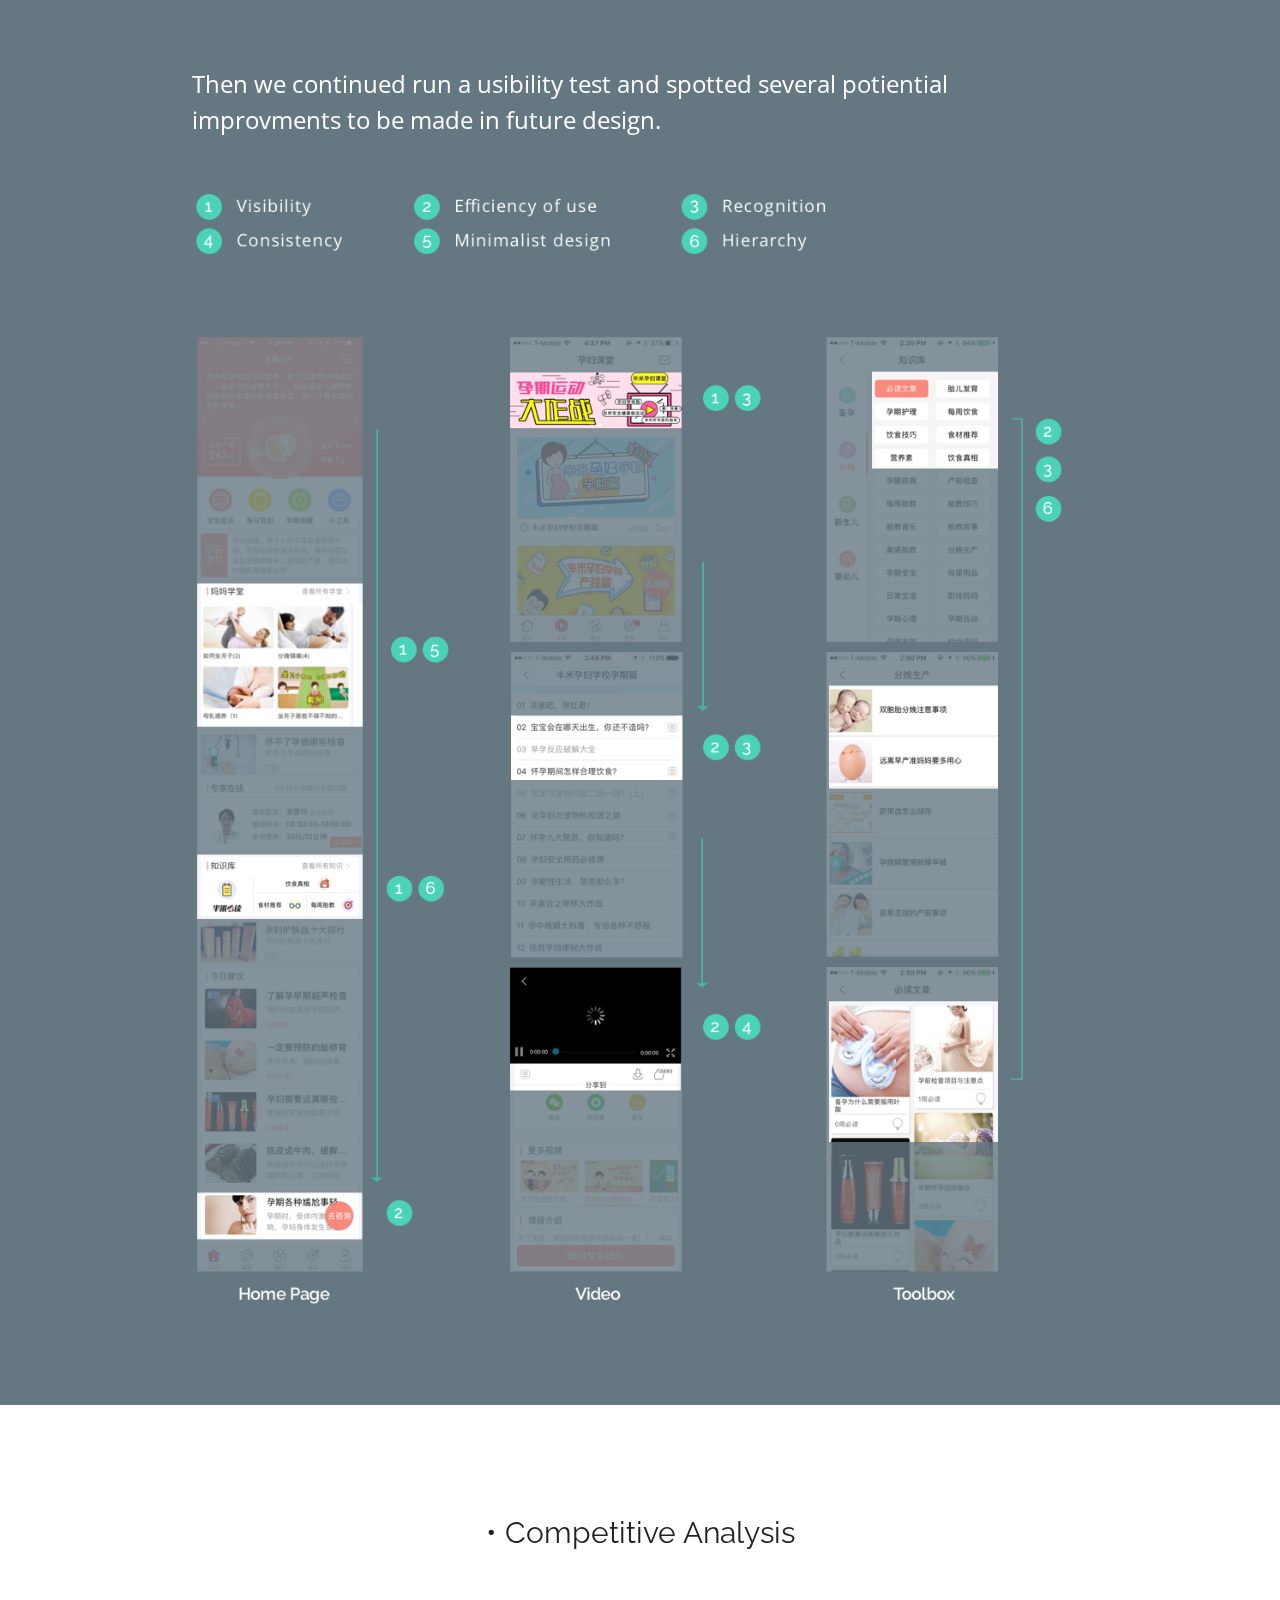
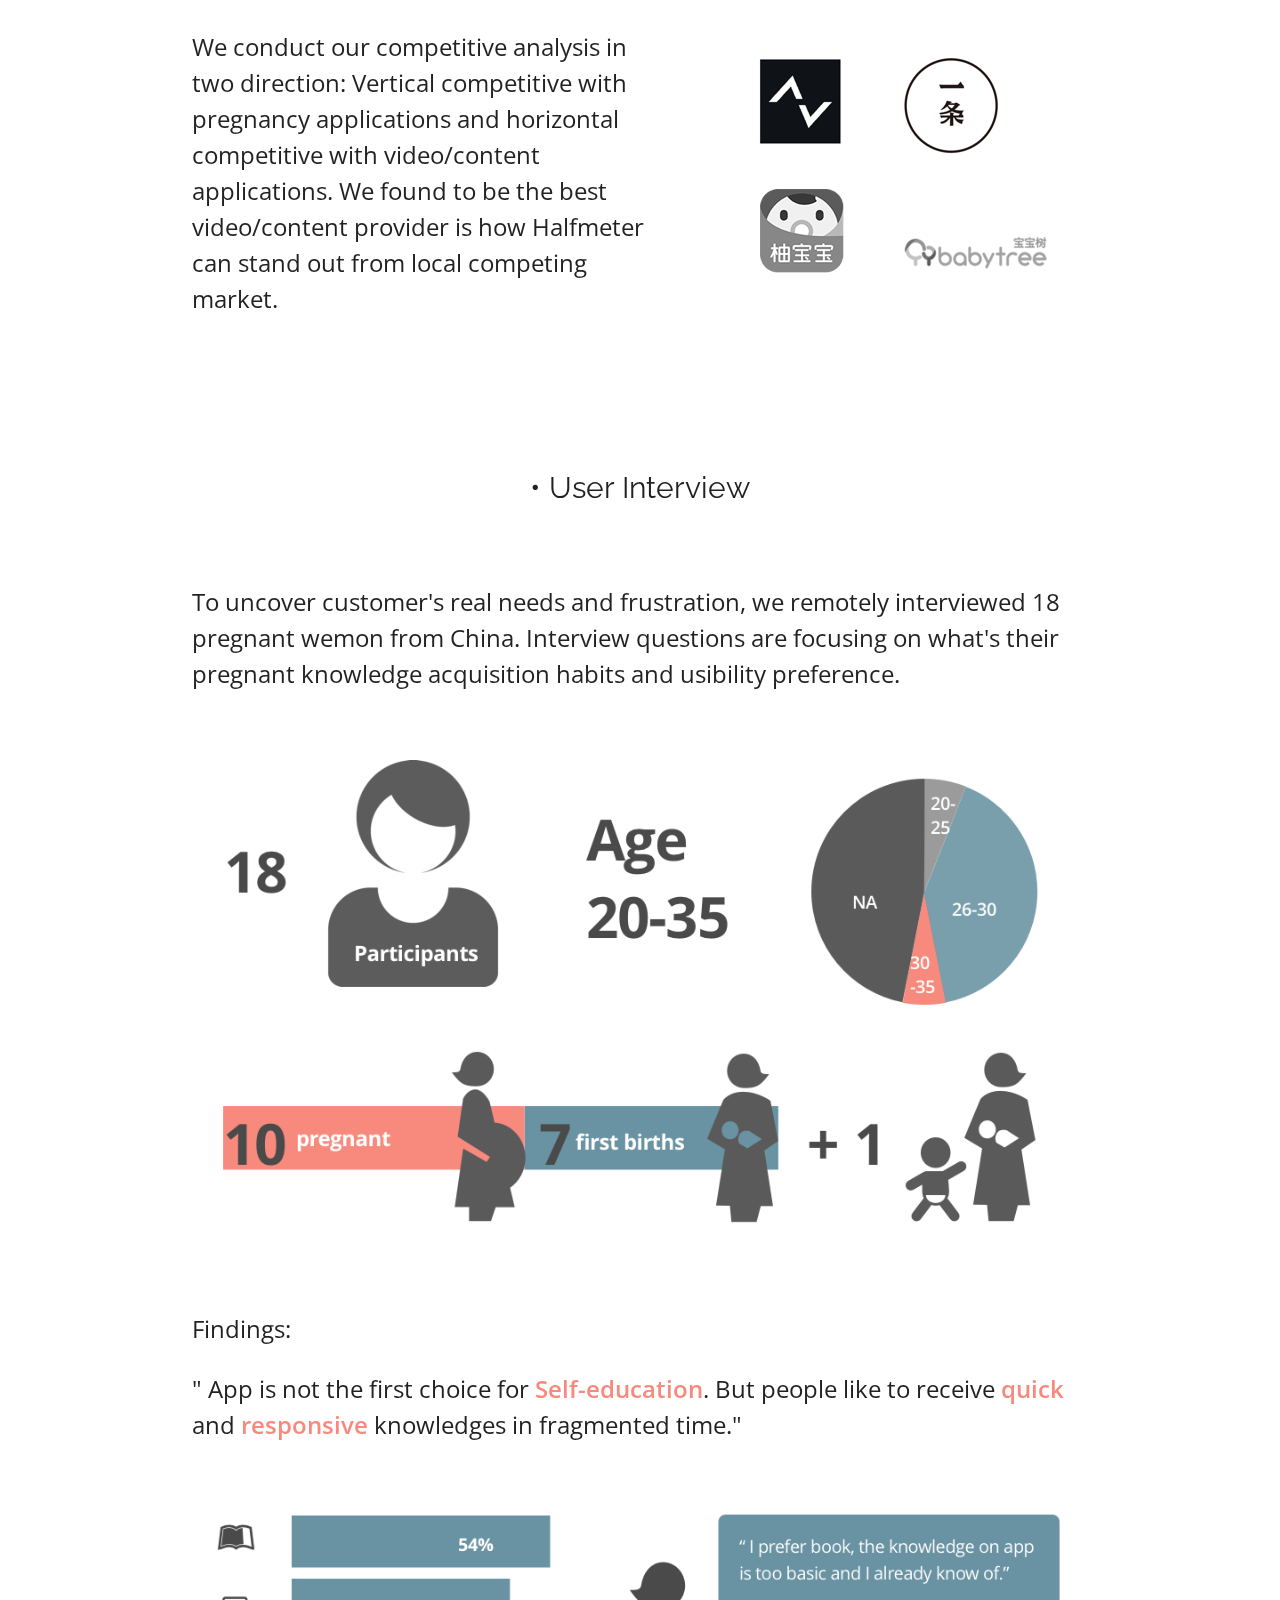
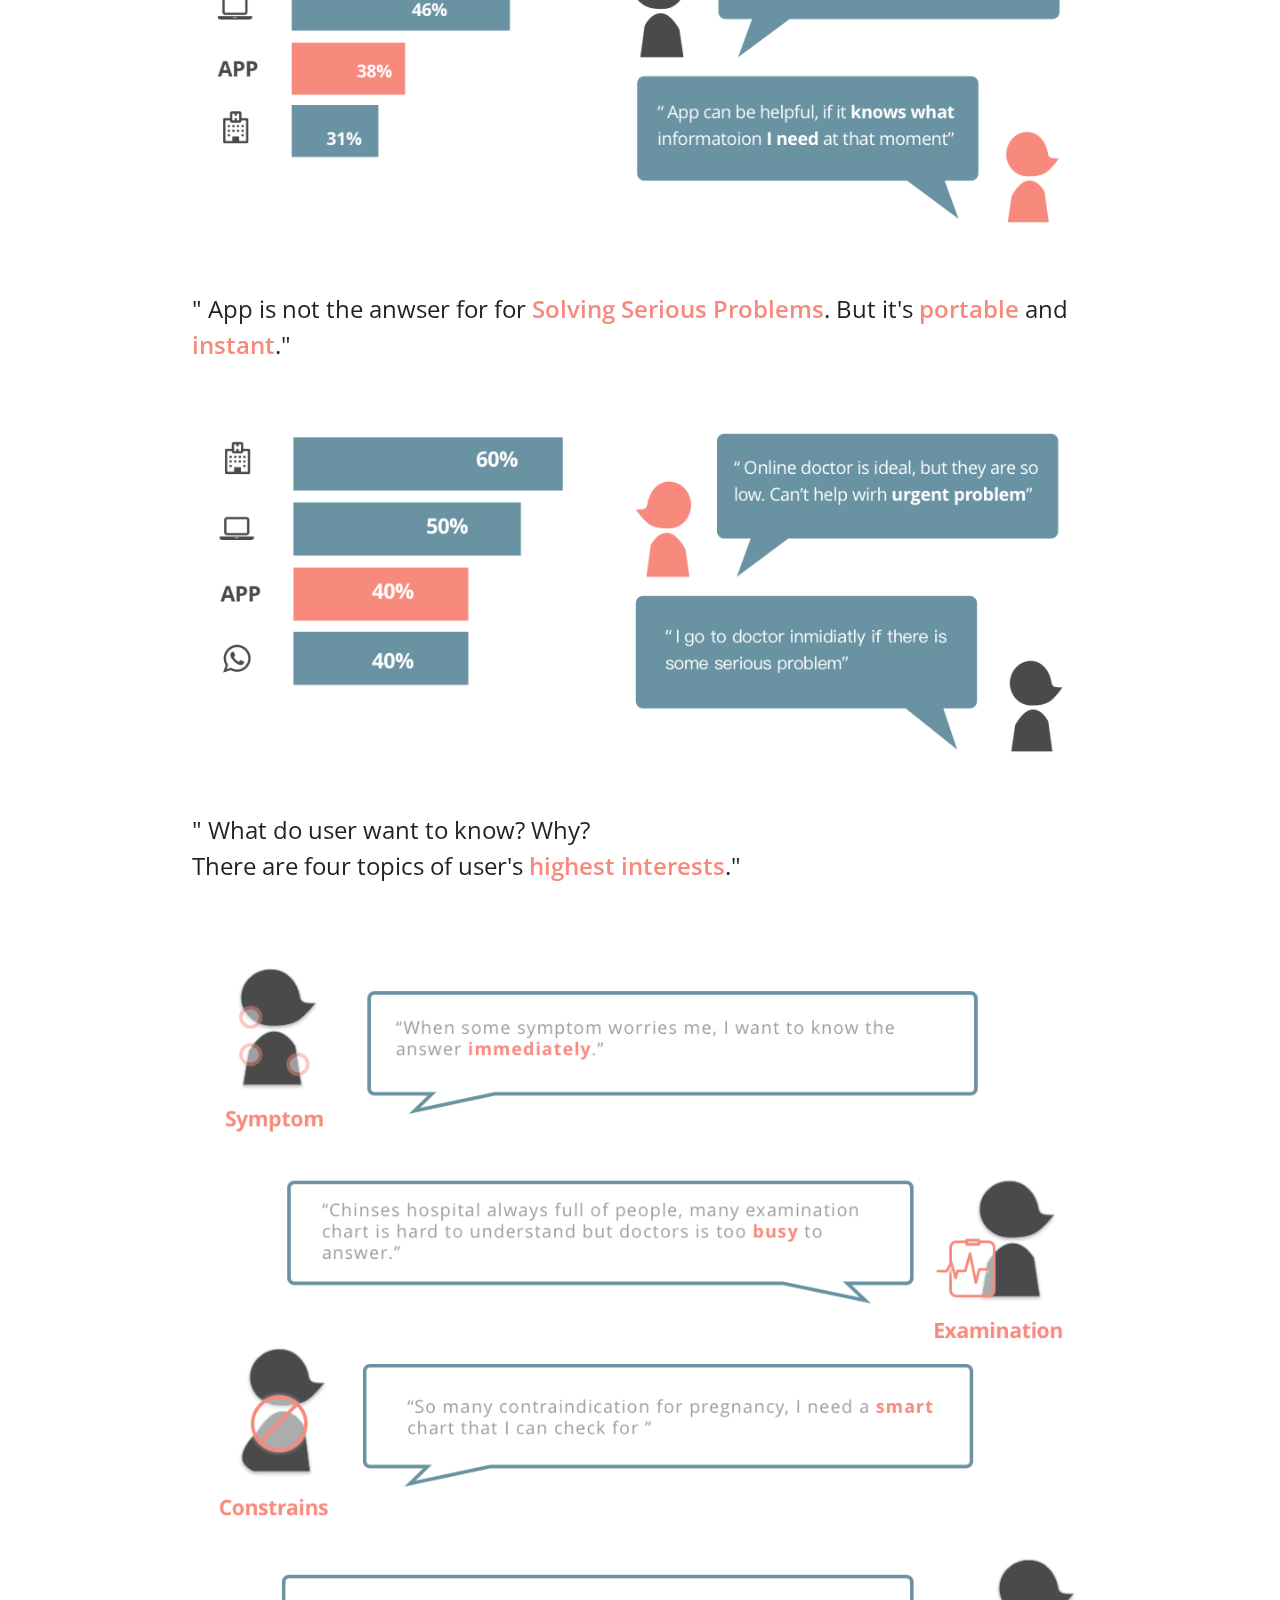
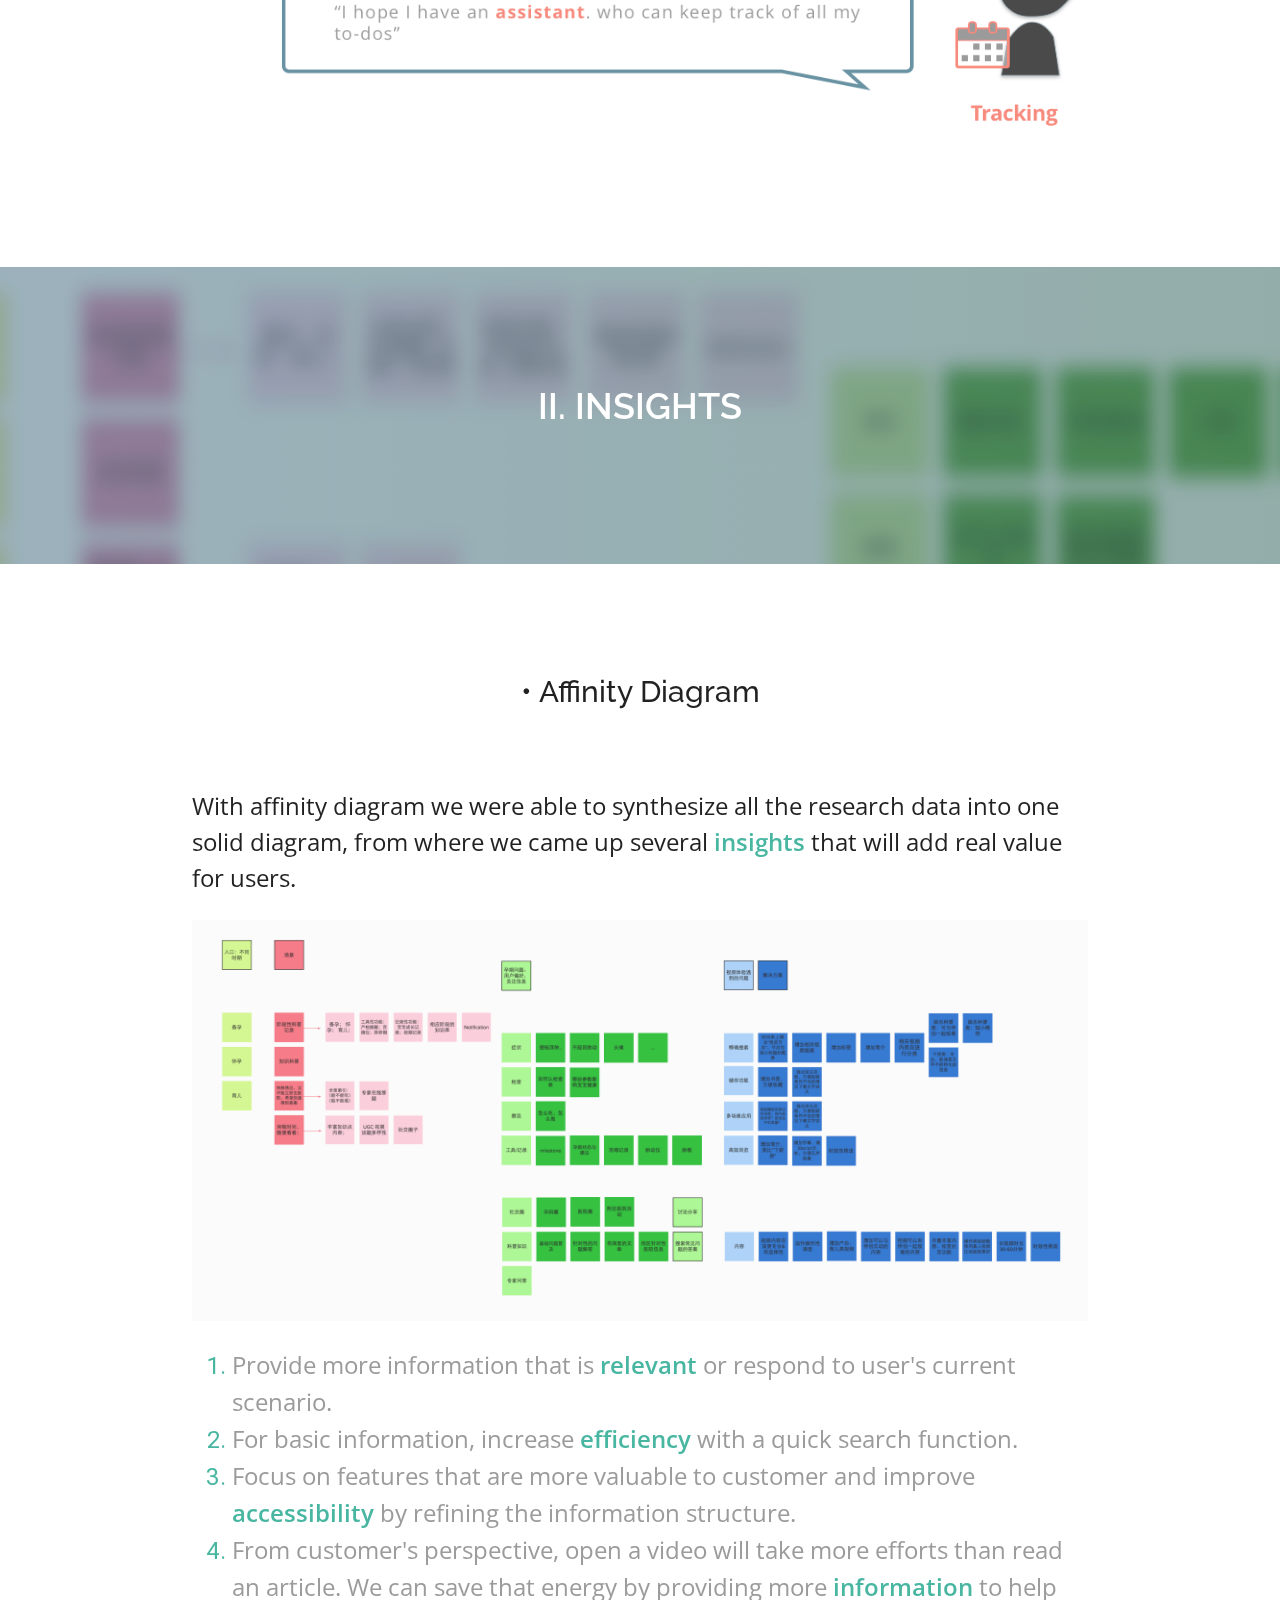
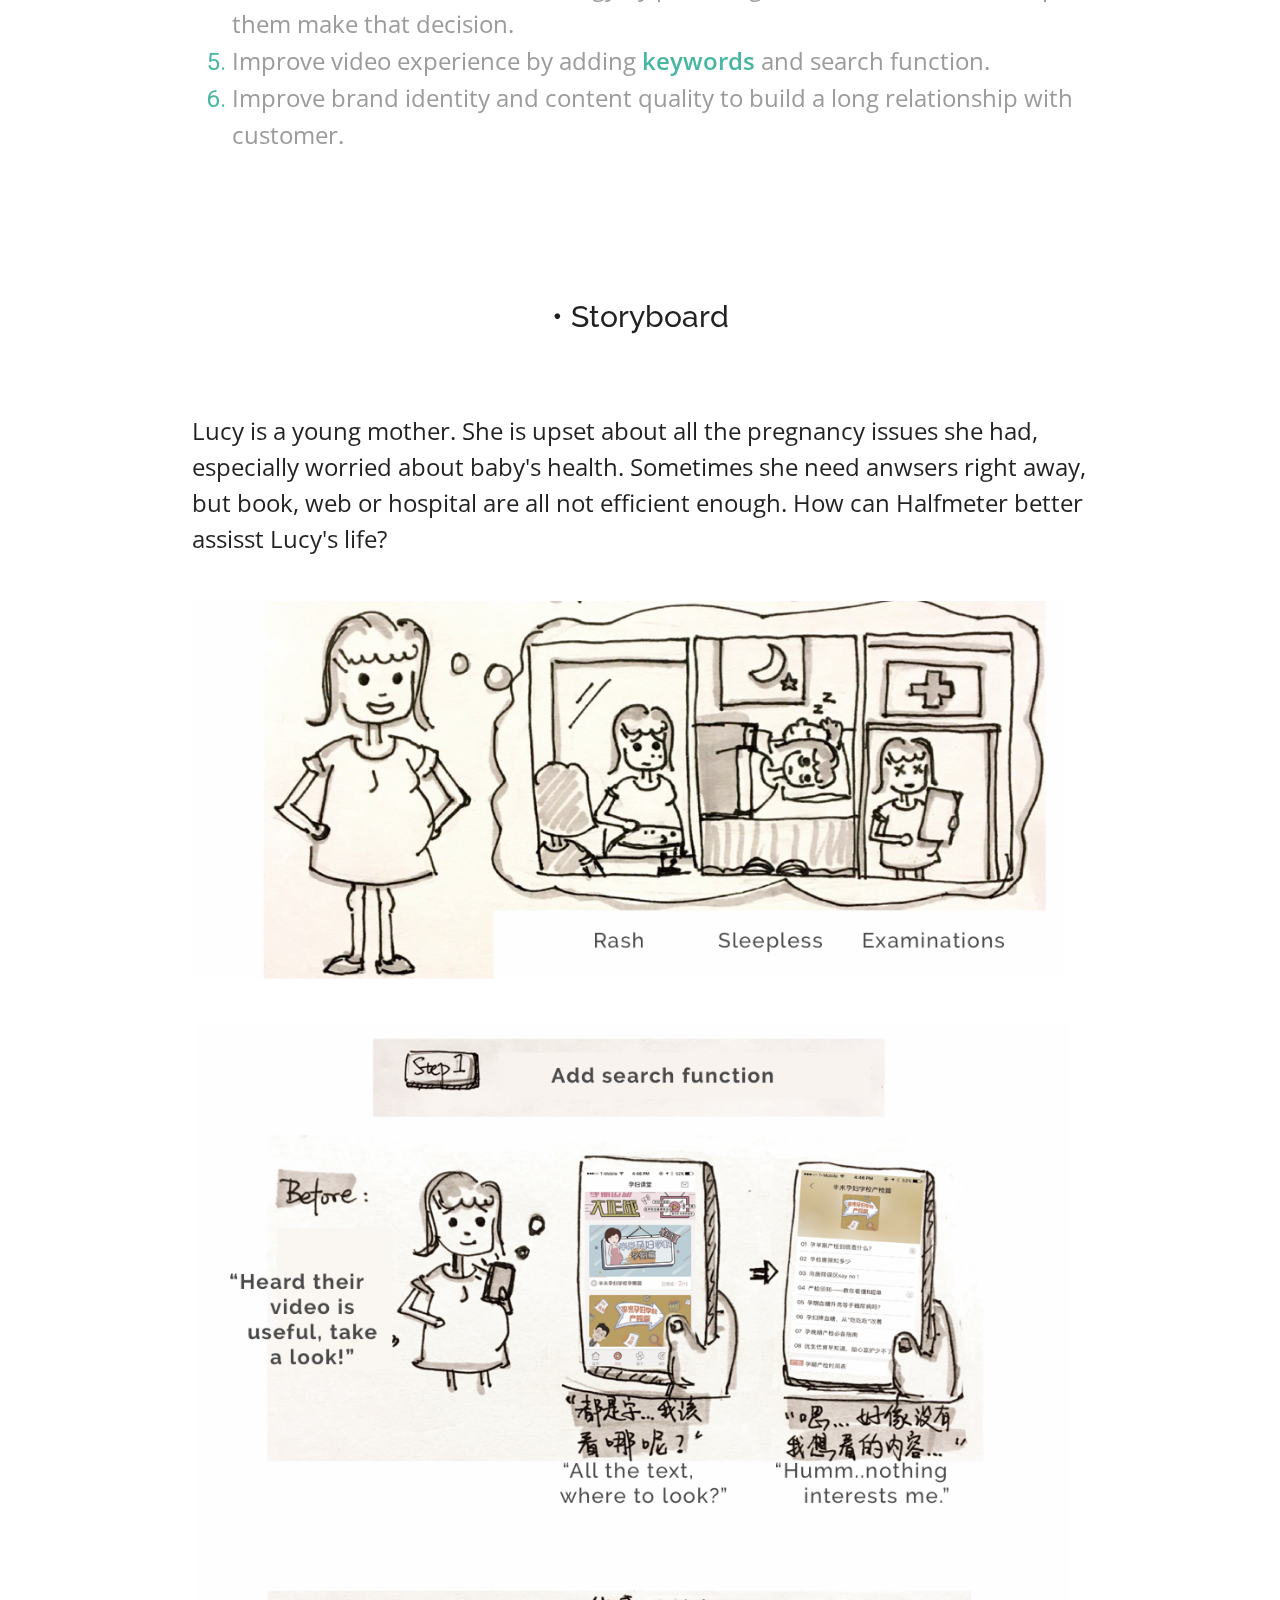
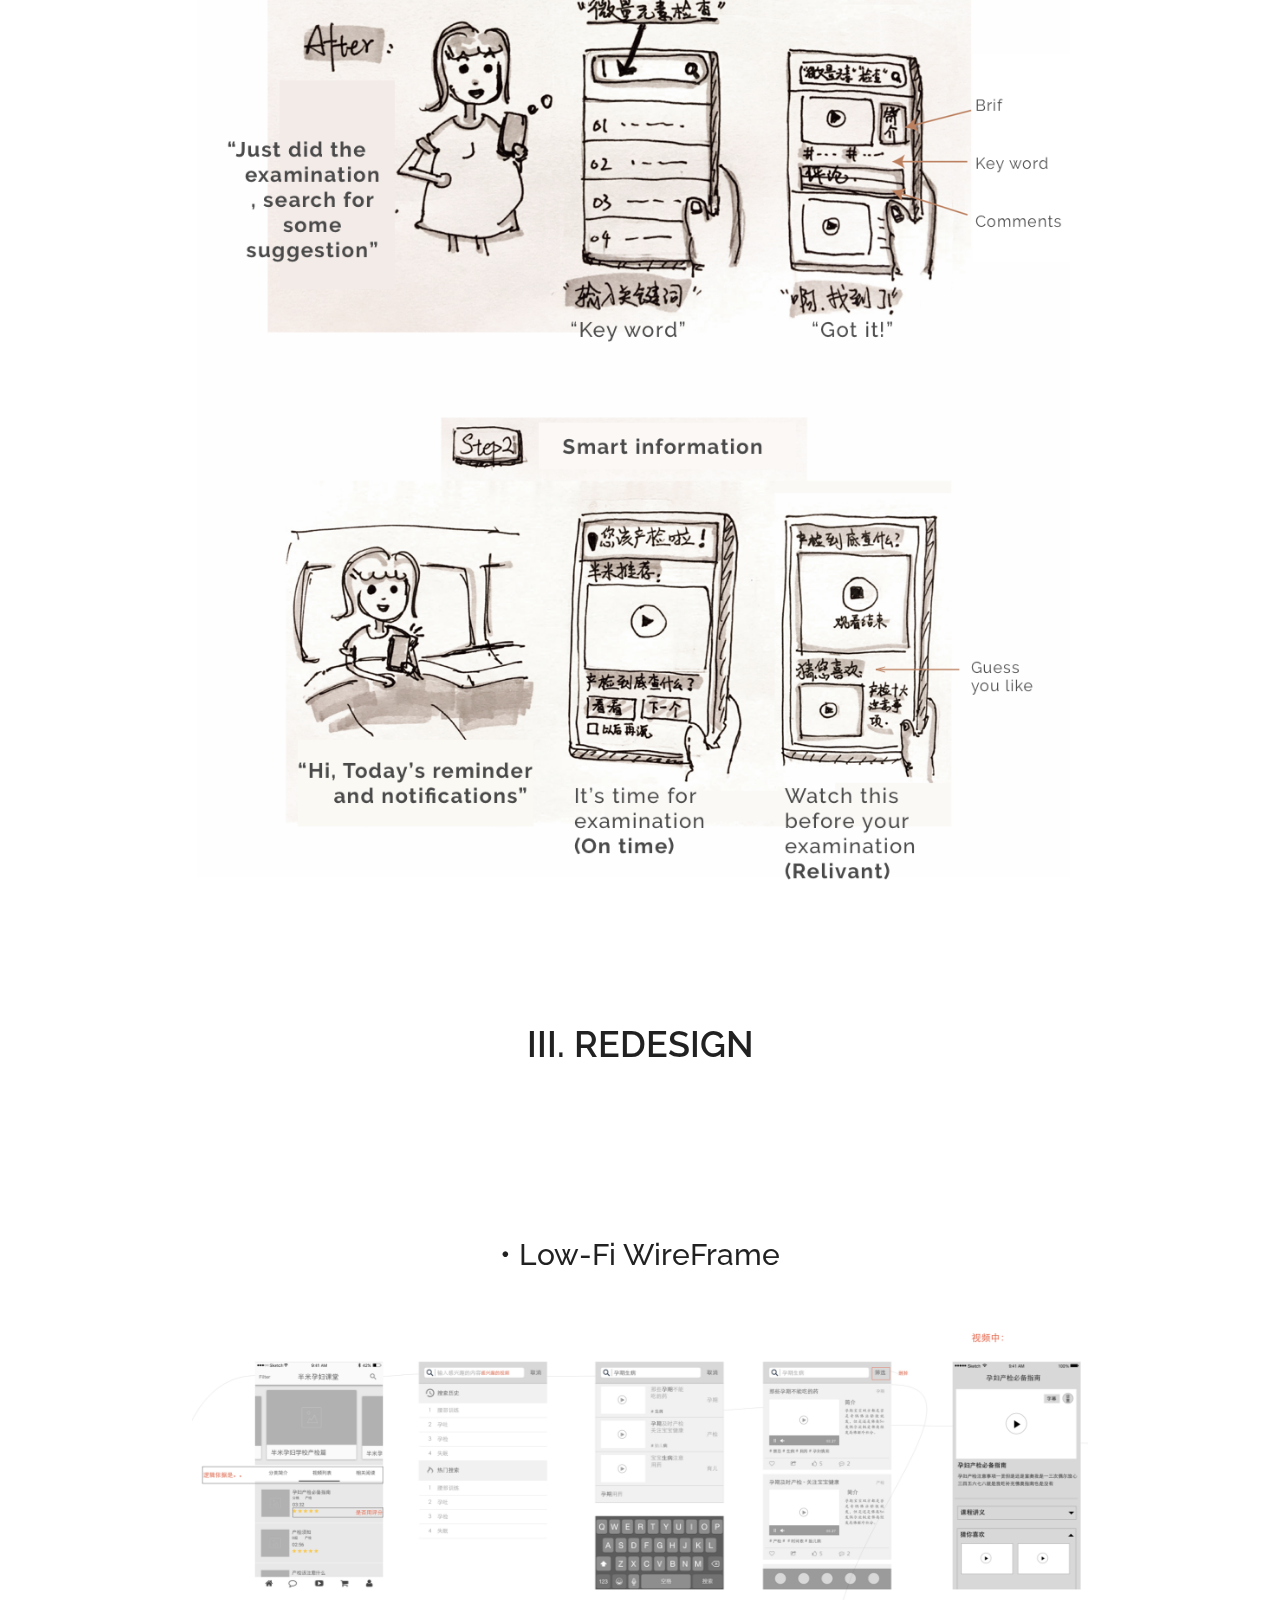
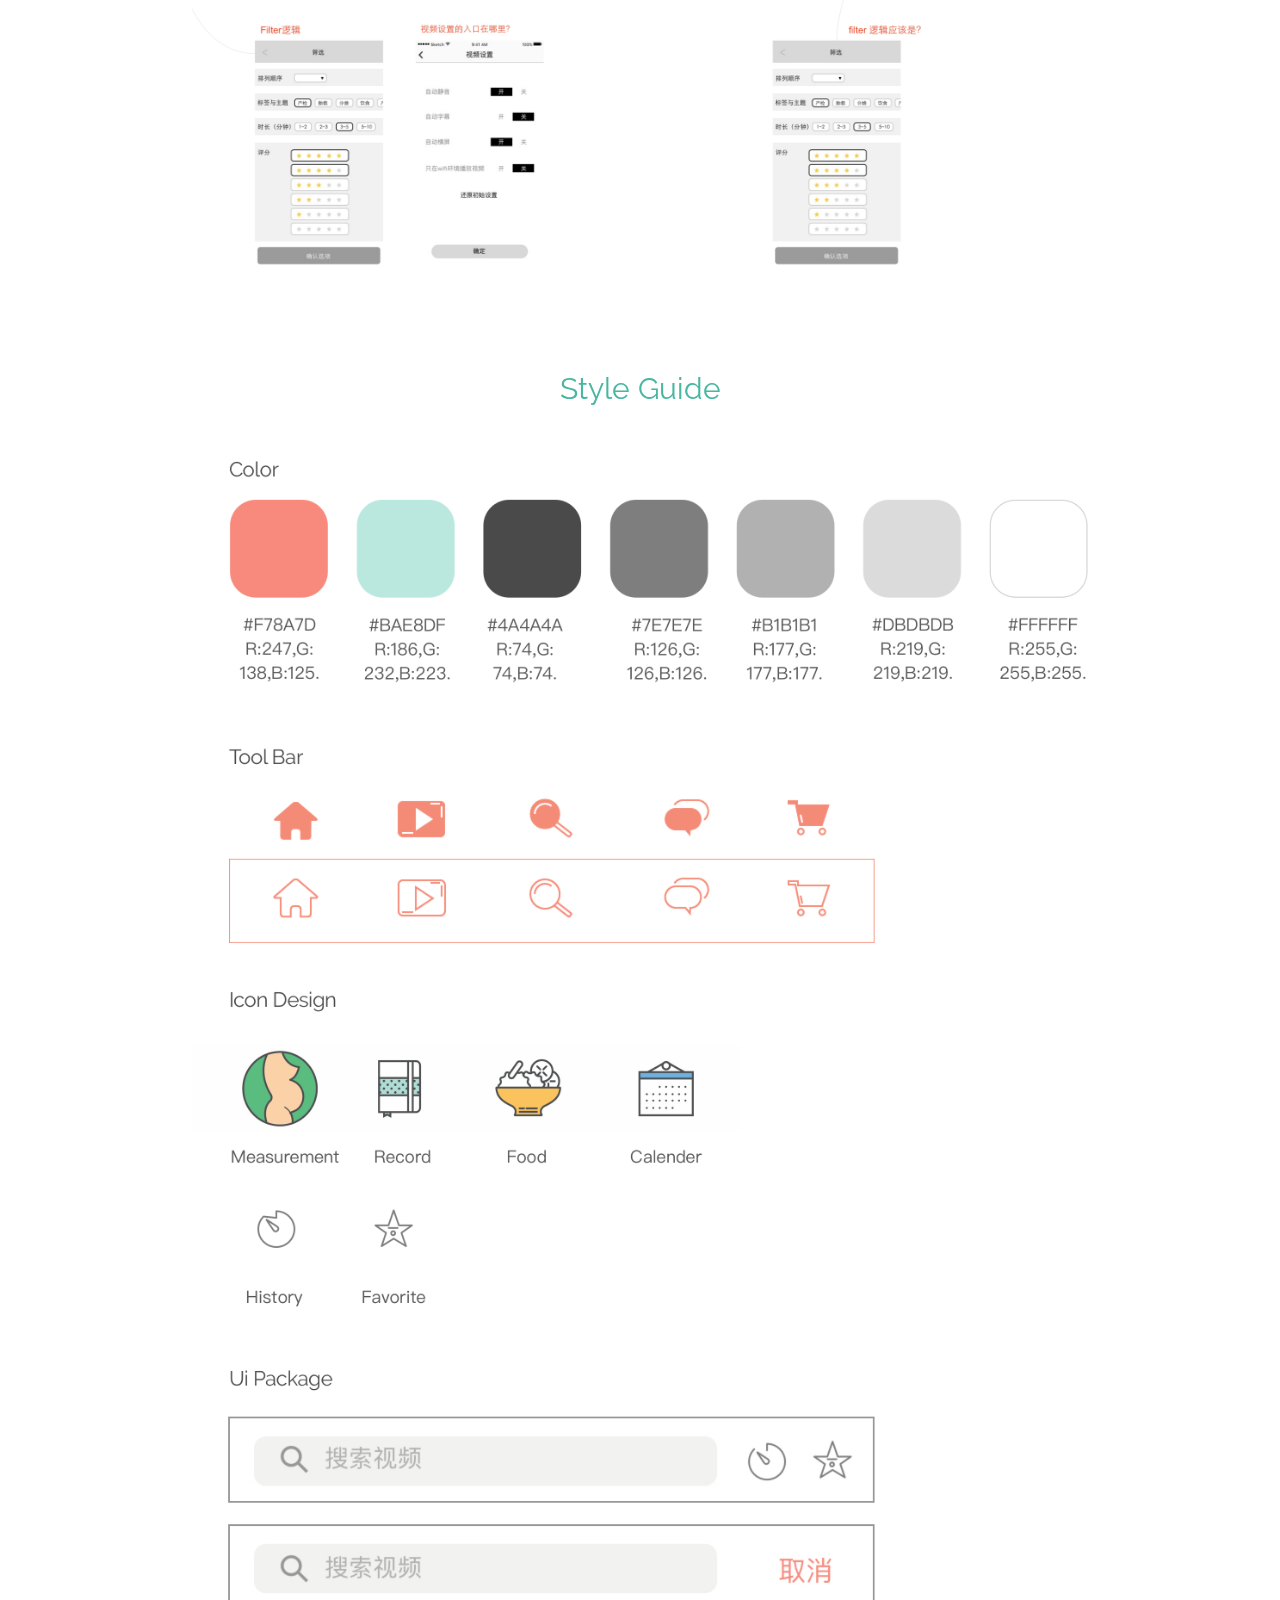
<file: Halfmeter.html>
<!DOCTYPE html>
<html>
  <head>
    <!--Import Google Icon Font-->
    <link href="http://fonts.googleapis.com/icon?family=Material+Icons" rel="stylesheet">
    <link rel="stylesheet" type="text/css" href="https://fonts.googleapis.com/css?family=Raleway:Semi-Bold,Bold,Regular">
    <link rel="stylesheet" type="text/css" href="https://fonts.googleapis.com/css?family=Open+Sans">
    <link rel="stylesheet" type="text/css" href="https://fonts.googleapis.com/css?family=Source+Sans+Pro">
    <!--Import materialize.css-->
    <link type="text/css" rel="stylesheet" href="css/materialize.css"  media="screen,projection"/>
    <link type="text/css" rel="stylesheet" href="css/style.css"  media="screen,projection"/>
    <link type="text/css" rel="stylesheet" href="https://maxcdn.bootstrapcdn.com/font-awesome/4.7.0/css/font-awesome.min.css"/>
    <link rel="stylesheet" type="text/css" href="css/unslider.css"/>
    <!--Let browser know website is optimized for mobile-->
    <meta name="viewport" content="width=device-width, initial-scale=1.0"/>
  </head>

  <body>
    <!--Import jQuery before materialize.js-->
    <script type="text/javascript" src="https://code.jquery.com/jquery-2.1.1.min.js"></script>
    <script type="text/javascript" src="js/materialize.js"></script>
    <script type="text/javascript" src="js/unslider-min.js"></script>
    <script type="text/javascript" src="js/scripts.js"></script>

    <!-- Header  -->
    <div class="parallax-container">
      <div style="height: 3vh;"></div>
        <div class="row">
          <div class="col s1">
            <div class="row">
              <div class="col s5 offset-s2">
                <a href="index.html"><img src="image/logowhite.png"></a>
              </div>
            </div>
          </div>
        </div>
      <div class="parallax"><img src="image/Halfmeter/hero.png"></div>
    </div>
      <div class="footer-space"></div>
    <div class="container">
      <div class="row">
        <div class="col s12">
          <p class="raleway font-size-5 semi-bold color-grey-light">MOBILE APPLICATION | CLIENT PROJECT</p>
        </div>
      </div>
      <div class="row">
        <div class="col s12">
          <p class="raleway font-size-3">Halfmeter is a pregnancy app use the most vivid video animation to give you the most scientific knowledge of pregnancy. Here, everything is to guide you through pregnancy day-by-day.</p>
        </div>
      </div>
      <div class="row">
        <div class="col s4">
          <p class="raleway font-size-5 semi-bold color-green">MY RULES:</p>
          <i class="raleway font-size-5 color-grey-light">Visual Designer, Interaction Designer
          Information Architect, UX Researcher</i>
        </div>
        <div class="col s3 offset-s1">
          <p class="raleway font-size-5 semi-bold color-green">COLLABORATORS:</p>
          <i class="raleway font-size-5 color-grey-light">Yuan Chen, Cecilia Zheng
          Hannah Liu, Yi Wei, VC</i>
        </div>
        <div class="col s2 offset-s2">
          <p class="raleway font-size-5 semi-bold color-green">TIME:</p>
          <i class="raleway font-size-5 color-grey-light">1 mounth</br>Start 2016 December</i>
        </div>
      </div>
    </div>
    <div class="footer-space"></div>

    <!-- Onboard -->
    <div class="mark1-background">
      <div class="footer-space"></div>
      <div class="container">
        <div class="row">
          <div class="col s3">
            <p class="raleway font-size-1 medium color-green-light" style="margin-bottom: 0px;">About Halfmeter</p>
          </div>
        </div>
        <div class="row valign-wrapper">
          <div class="col s8">
            <p class="open-sans font-size-3">- Halfmeter Pregnancy provides
              educational pregnancy video platform with <span class="color-green-light">800.000 click rates/day.</span></br>
              - They are committed to providing the best domestic pregnancy
              content and advisory services with the support of <span class="color-green-light">professional
              doctor team.</span></br>
              - And a variety of pregnancy services including pregnancy diet,
              prenatal music, fetal heart rate monitoring and <span class="color-green-light">mother community</span>
              that accompanies you and your baby grow together.</p>
          </div>
          <div class="col s3 offset-s1 valign">
            <img src="image/Halfmeter/Halfmeterlogo.png" class="responsive-img">
          </div>
        </div>
        <div class="row">
          <div class="col s3">
            <p class="raleway font-size-1 medium color-green-light" style="margin-bottom: 0px;">Our Challenges</p>
          </div>
        </div>
        <div class="row">
          <div class="col s12">
          <img src="image/Halfmeter/challenge.png" style="width:100%; height: auto;">
          </div>
          <div class="col s4">
            <p class="open-sans font-size-3">1. Understand user habits of a
              particular group - <span class="color-green-light">pregnant women.</span></p>
          </div>
          <div class="col s4">
            <p class="open-sans font-size-3">2. Re-evaluate design <span class="color-green-light">scope</span>, focus
              on user pain point and build a deeper connection.</p>
          </div>
          <div class="col s4">
            <p class="open-sans font-size-3">3. Improve accessibility and
              <span class="color-green-light">conversion rate</span>.</p>
          </div>
        </div>
      </div>
            <div class="footer-space"></div>
     </div>

      <!-- Process Overview -->
      <div class="footer-space"></div>
      <div class="row">
        <div class="col s12">
          <p class="raleway font-size-3 color-grey-light center-align">Our Process Overview</p>
        </div>
      </div>
      <div class="container">
        <div class="row">
          <div class="col s12">
            <div class="center-align"><img src="image/Halfmeter/process.png" class="responsive-img"></div>
          </div>
        </div>
      </div>
      <div class="footer-space"></div>

      <!-- Research -->
      <div class="halfmeter-section-header1 valign-wrapper">
        <div class="row">
          <p class="raleway font-size-1 semi-bold center-align">I. RESEARCH</p>
        </div>
      </div>
      <div class="footer-space"></div>
      <div class="container">
        <div class="row">
          <div class="col s12">
            <p class="raleway font-size-2 medium center-align">&#8226 Product evaluation</p>
          </div>
        </div>
        <div class="row">
          <div class="col s12">
            <p class="open-sans font-size-3">We start with understanding the current
              product and get to know it's main flow entrances by documenting
              halfmeter's flow data.</p>
          </div>
        </div>
        <div class="row">
          <div class="col s12">
              <img src="image/Halfmeter/diagram.png" alt="" style="width:100%; height: auto;">
          </div>
        </div>
      </div>
      <div class="footer-space"></div>

      <!-- Evaluation -->
      <div class="mark2-background">
        <div class="footer-space"></div>
        <div class="container">
          <div class="row">
            <div class="col s12">
              <p class="raleway font-size-2 medium center-align">&#8226 UX evaluation</p>
            </div>
          </div>
          <div class="row">
            <div class="col s12">
              <p class="open-sans font-size-3">Then we continued run a usibility test and spotted several potiential improvments to be made in future design.</p>
            </div>
          </div>
          <div class="row">
            <div class="col s12">
                <img src="image/Halfmeter/UXevaluation.png" alt="" style="width:100%; height: auto;">
            </div>
          </div>
        </div>
      <div class="footer-space"></div>
    </div>

      <!-- Competitive Analysis -->
      <div class="footer-space"></div>
      <div class="container">
        <div class="row">
          <div class="col s12">
            <p class="raleway font-size-2 center-align">&#8226 Competitive Analysis</p>
          </div>
        </div>
        <div class="row valign-wrapper">
          <div class="col s7">
            <p class="open-sans font-size-3">We conduct our competitive analysis
               in two direction: Vertical competitive with pregnancy applications
               and horizontal competitive with video/content applications. We
               found to be the best video/content provider is how Halfmeter can
               stand out from local competing market.</p>
          </div>
          <div class="col s5 offset-s1 valign">
            <img src="image/Halfmeter/competitive.png" class="responsive-img">
          </div>
        </div>
        <div class="footer-space"></div>
        <div class="row">
          <div class="col s12">
            <p class="raleway font-size-2 center-align">&#8226 User Interview</p>
          </div>
        </div>
        <div class="row">
          <div class="col s12">
            <p class="open-sans font-size-3">To uncover customer's real needs and
              frustration, we remotely interviewed 18 pregnant wemon from China.
              Interview questions are focusing on what's their pregnant knowledge
              acquisition habits and usibility preference.</p>
          </div>
        </div>
        <div class="row">
          <div class="col s12">
              <img src="image/Halfmeter/interview1.png" style="width:100%; height: auto;">
          </div>
        </div>
        <div class="row">
          <div class="col s12">
            <p class="open-sans font-size-3">Findings:</p>
            <p class="open-sans font-size-3">&quot App is not the first choice for
              <span class="color-orenge semi-bold">Self-education</span>. But
              people like to receive <span class="color-orenge semi-bold">quick</span>
                and <span class="color-orenge semi-bold">responsive</span>
              knowledges in fragmented time.&quot</p>
          </div>
        </div>
        <div class="row">
          <div class="col s12">
            <img src="image/Halfmeter/interview2.png" style="width:100%; height: auto;">
          </div>
        </div>
        <div class="row">
          <div class="col s12">
            <p class="open-sans font-size-3">&quot App is not the anwser for for
              <span class="color-orenge semi-bold">Solving Serious Problems</span>. But
              it's <span class="color-orenge semi-bold">portable</span>
                and <span class="color-orenge semi-bold">instant</span>.&quot</p>
          </div>
        </div>
        <div class="row">
          <div class="col s12">
            <img src="image/Halfmeter/interview3.png" style="width:100%; height: auto;">
          </div>
        </div>
        <div class="row">
          <div class="col s12">
            <p class="open-sans font-size-3">&quot What do user want to know? Why?</br>
              There are four topics of user's
              <span class="color-orenge semi-bold">highest interests</span>.&quot</p>
          </div>
        </div>
        <div class="row">
          <div class="col s12">
            <img src="image/Halfmeter/interview4.png" style="width:100%; height: auto;">
          </div>
        </div>
      </div>
      <div class="footer-space"></div>

      <!-- Insighys -->
      <div class="halfmeter-section-header2 valign-wrapper">
        <div class="row">
          <p class="raleway font-size-1 semi-bold center-align">II. INSIGHTS</p>
        </div>
      </div>
      <div class="footer-space"></div>
      <div class="container">
        <div class="row">
          <div class="col s12">
            <p class="raleway font-size-2 medium center-align">&#8226 Affinity Diagram</p>
          </div>
        </div>
        <div class="row">
          <div class="col s12">
            <p class="open-sans font-size-3">With affinity diagram we were able to
              synthesize all the research data into one solid diagram, from
              where we came up several <span class="semi-bold color-green">insights</span>
              that will add real value for users.</p>
              <p></p>
          <div class="row">
          <div class="col s12">
            <img src="image/Halfmeter/affinitydiagram.png" style="width:100%; height: auto;">
          </div>
        </div>      
              <ol type="1" class="halfmeter-list">
                <li class="color-green font-size-3"><span class="open-sans color-grey-light">Provide more information that is <span class="semi-bold color-green">relevant</span> or respond to user's current scenario.</span></li>
                <li class="color-green font-size-3"><span class="open-sans color-grey-light">For basic information, increase <span class="semi-bold color-green">efficiency</span> with a quick search function.</span></li>
                <li class="color-green font-size-3"><span class="open-sans color-grey-light">Focus on features that are more valuable to customer and improve <span class="semi-bold color-green">accessibility</span> by refining the information structure.</span></li>
                <li class="color-green font-size-3"><span class="open-sans color-grey-light">From customer's perspective, open a video will take more efforts than read an article. We can save that energy by providing more <span class="semi-bold color-green">information</span> to help them make that decision.</span></li>
                <li class="color-green font-size-3"><span class="open-sans color-grey-light">Improve video experience by adding <span class="semi-bold color-green">keywords</span> and search function.</span></li>
                <li class="color-green font-size-3"><span class="open-sans color-grey-light">Improve brand identity and content quality to build a long relationship with customer.</span></li>
              </ol>
          </div>
        </div>
        <div class="footer-space"></div>
        <div class="row">
          <div class="col s12">
            <p class="raleway font-size-2 medium center-align">&#8226 Storyboard</p>
          </div>
        </div>
        <div class="row">
          <div class="col s12">
            <p class="open-sans font-size-3">
Lucy is a young mother. She is upset about all the pregnancy issues she had,
especially worried about baby's health. Sometimes she need anwsers right away,
but book, web or hospital are all not efficient enough. How can Halfmeter better
 assisst Lucy's life?</p>
          </div>
        </div>
        <div class="row">
          <div class="col s12">
              <img src="image/Halfmeter/storyboard.png" alt="" class="responsive-img">
          </div>
        </div>
      </div>
      <div class="footer-space"></div>
      <!-- Redesign -->
      <div class="halfmeter-section-header3 valign-wrapper">
        <div class="row">
          <p class="raleway font-size-1 semi-bold center-align">III. REDESIGN</p>
        </div>
      </div>
      <div class="footer-space"></div>
      <div class="container">
        <div class="row">
          <div class="col s12">
            <p class="raleway font-size-2 medium center-align">&#8226 Low-Fi WireFrame</p>
          </div>
        </div>
        <div class="row">
          <div class="col s12">
              <img src="image/Halfmeter/lowfi.png" alt="" class="responsive-img">
          </div>
        </div>
        <div class="row">
          <div class="col s12">
            <p class="raleway font-size-2 color-green center-align">Style Guide</p>
          </div>
        </div>
        <div class="row">
          <div class="col s12">
              <img src="image/Halfmeter/styleguide.png" alt="" class="responsive-img">
          </div>
        </div>
      </div>
      <div class="footer-space"></div>
      <!-- Final Design -->
      <div class="">
        <div class="footer-space"></div>
        <div class="container">
          <div class="row">
            <div class="col s12">
              <p class="raleway font-size-2 medium center-align">&#8226 Final Design</p>
            </div>
          </div>
          <div class="row">
            <div class="col s12">
                <img src="image/Halfmeter/final design.png" alt="" class="responsive-img">
            </div>
          </div>
        </div>
        <div class="footer-space"></div>
      </div>
      <div class="row">
        <div class="col s4">
          <a href="gotable.html"><p class="raleway font-size-3 black-text right-align">&lt Previous</p></a>
        </div>
        <div class="col s4">
          <a href="index.html"><p class="raleway font-size-3 black-text center-align">Home</p></a>
        </div>
        <div class="col s4">
          <a href="VRTest.html"><p class="raleway font-size-3 black-text left-align">Next &gt</p></a>
        </div>
      </div>
  </body>
</html>
</file>
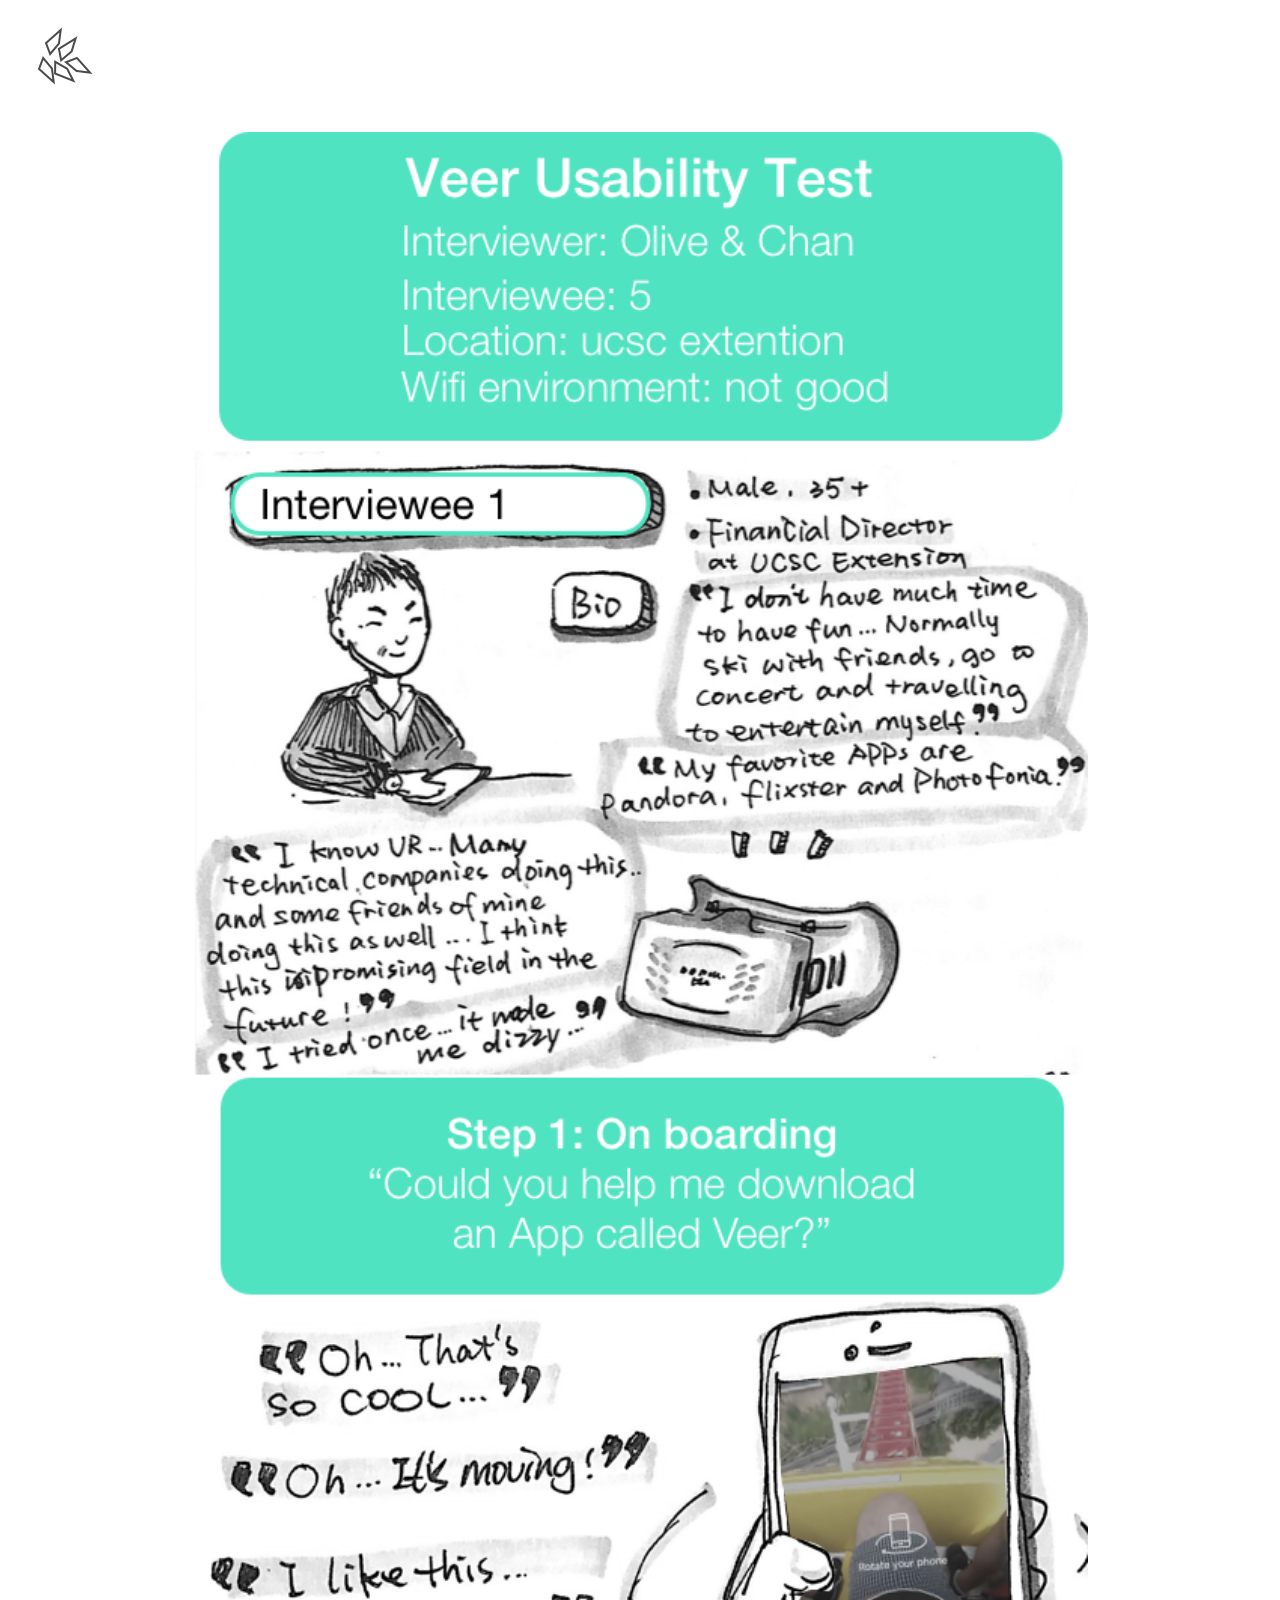
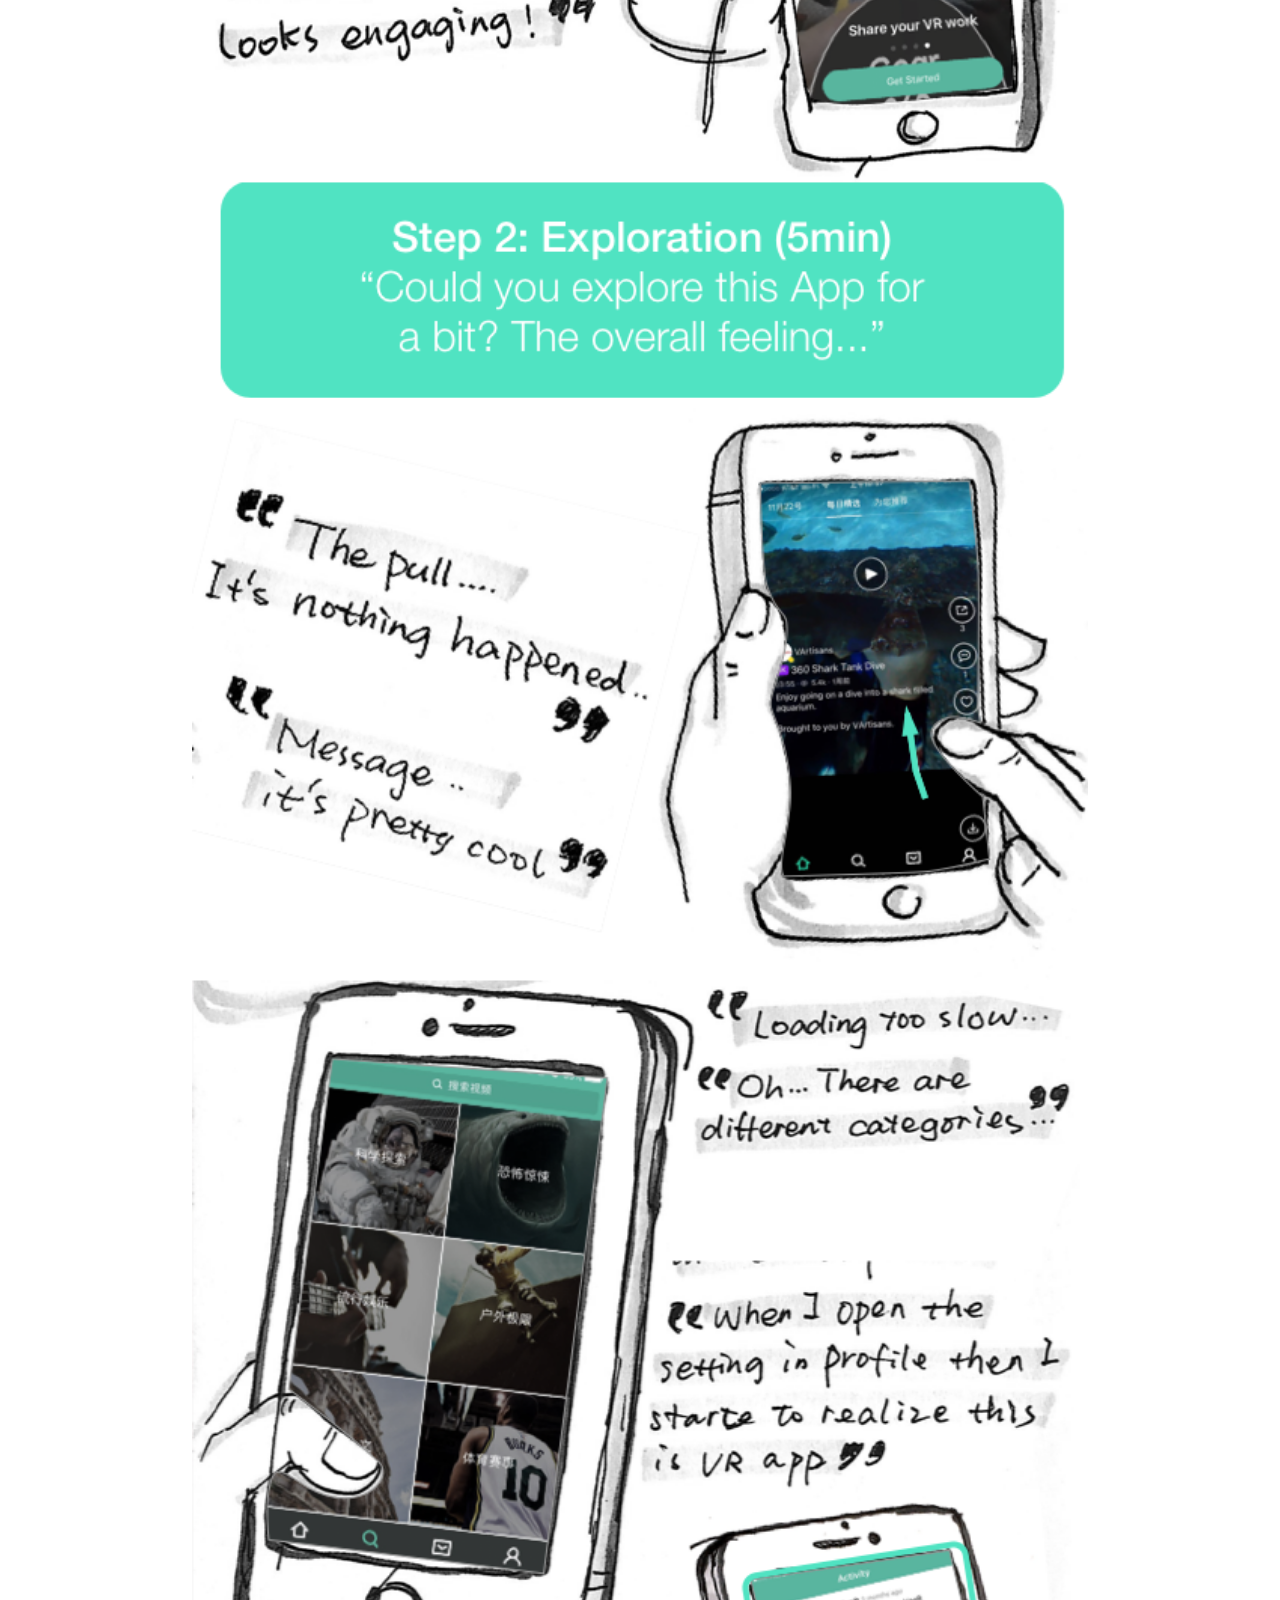
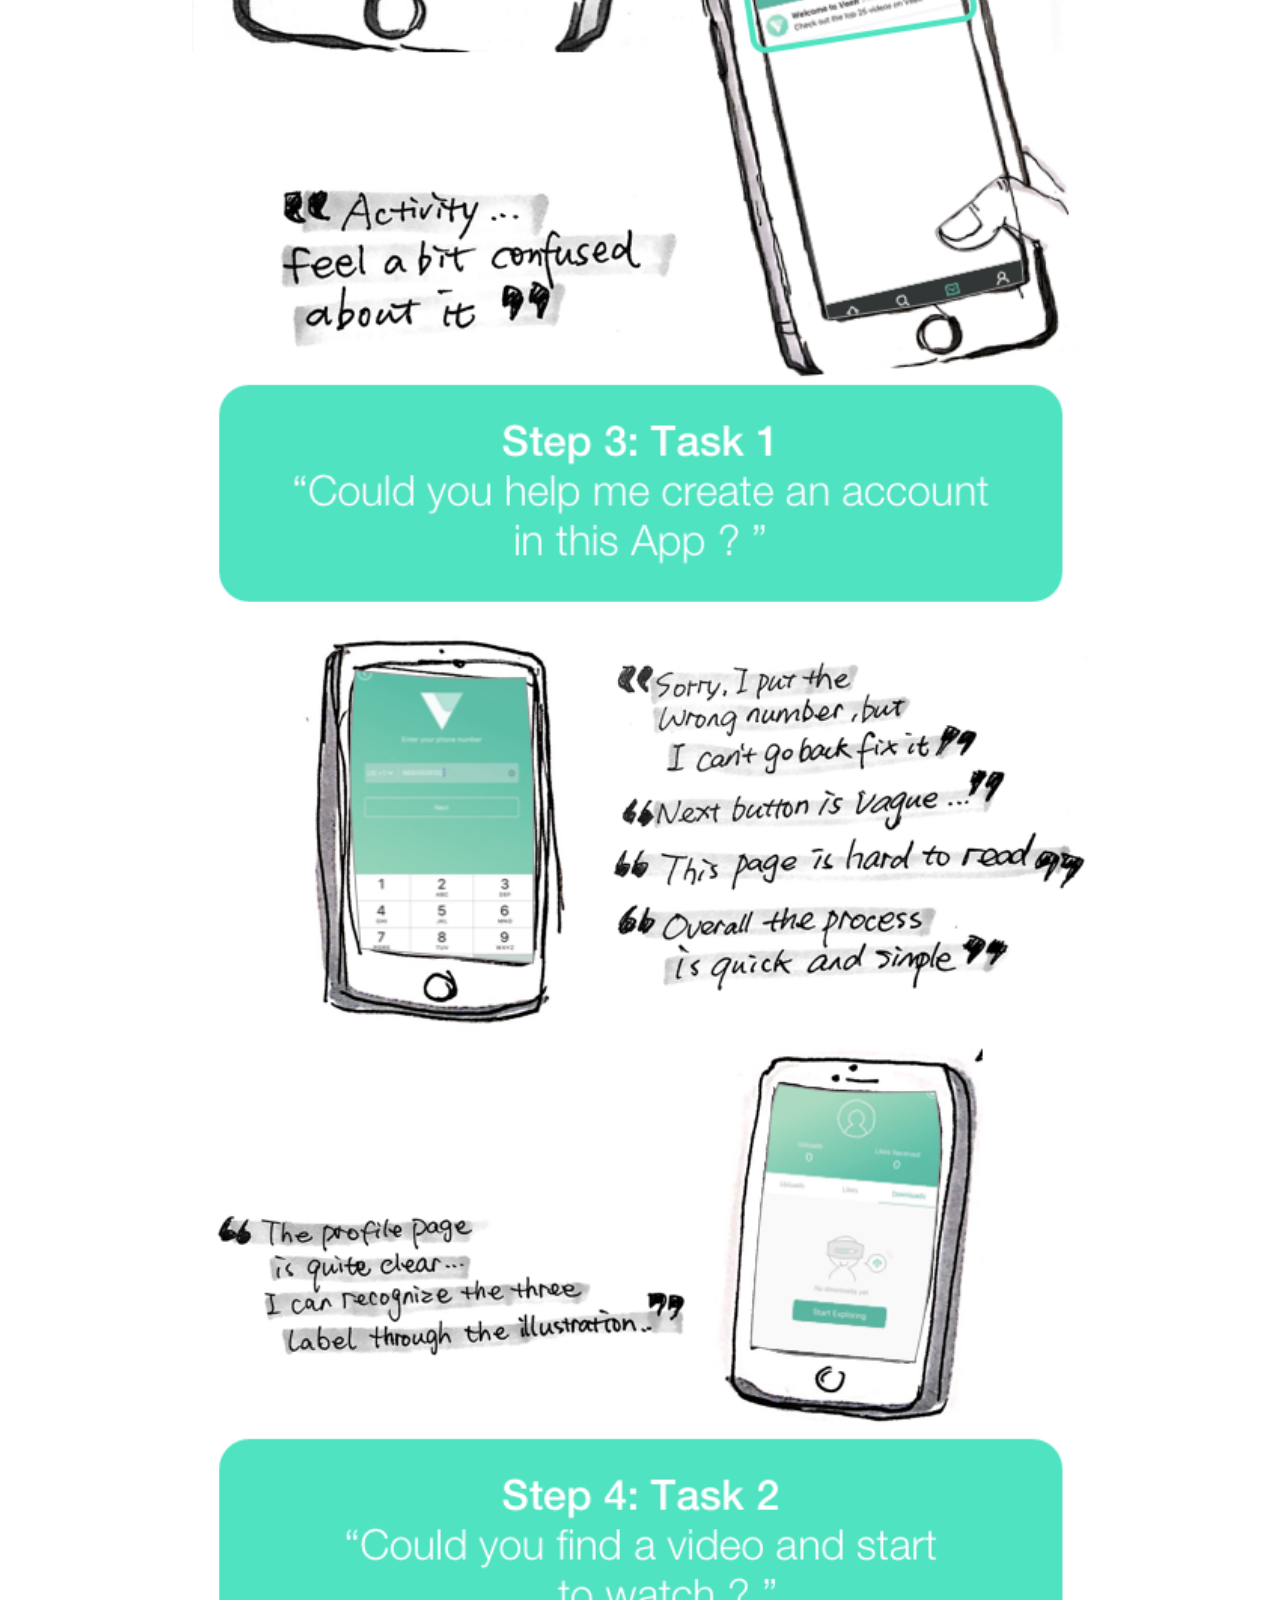
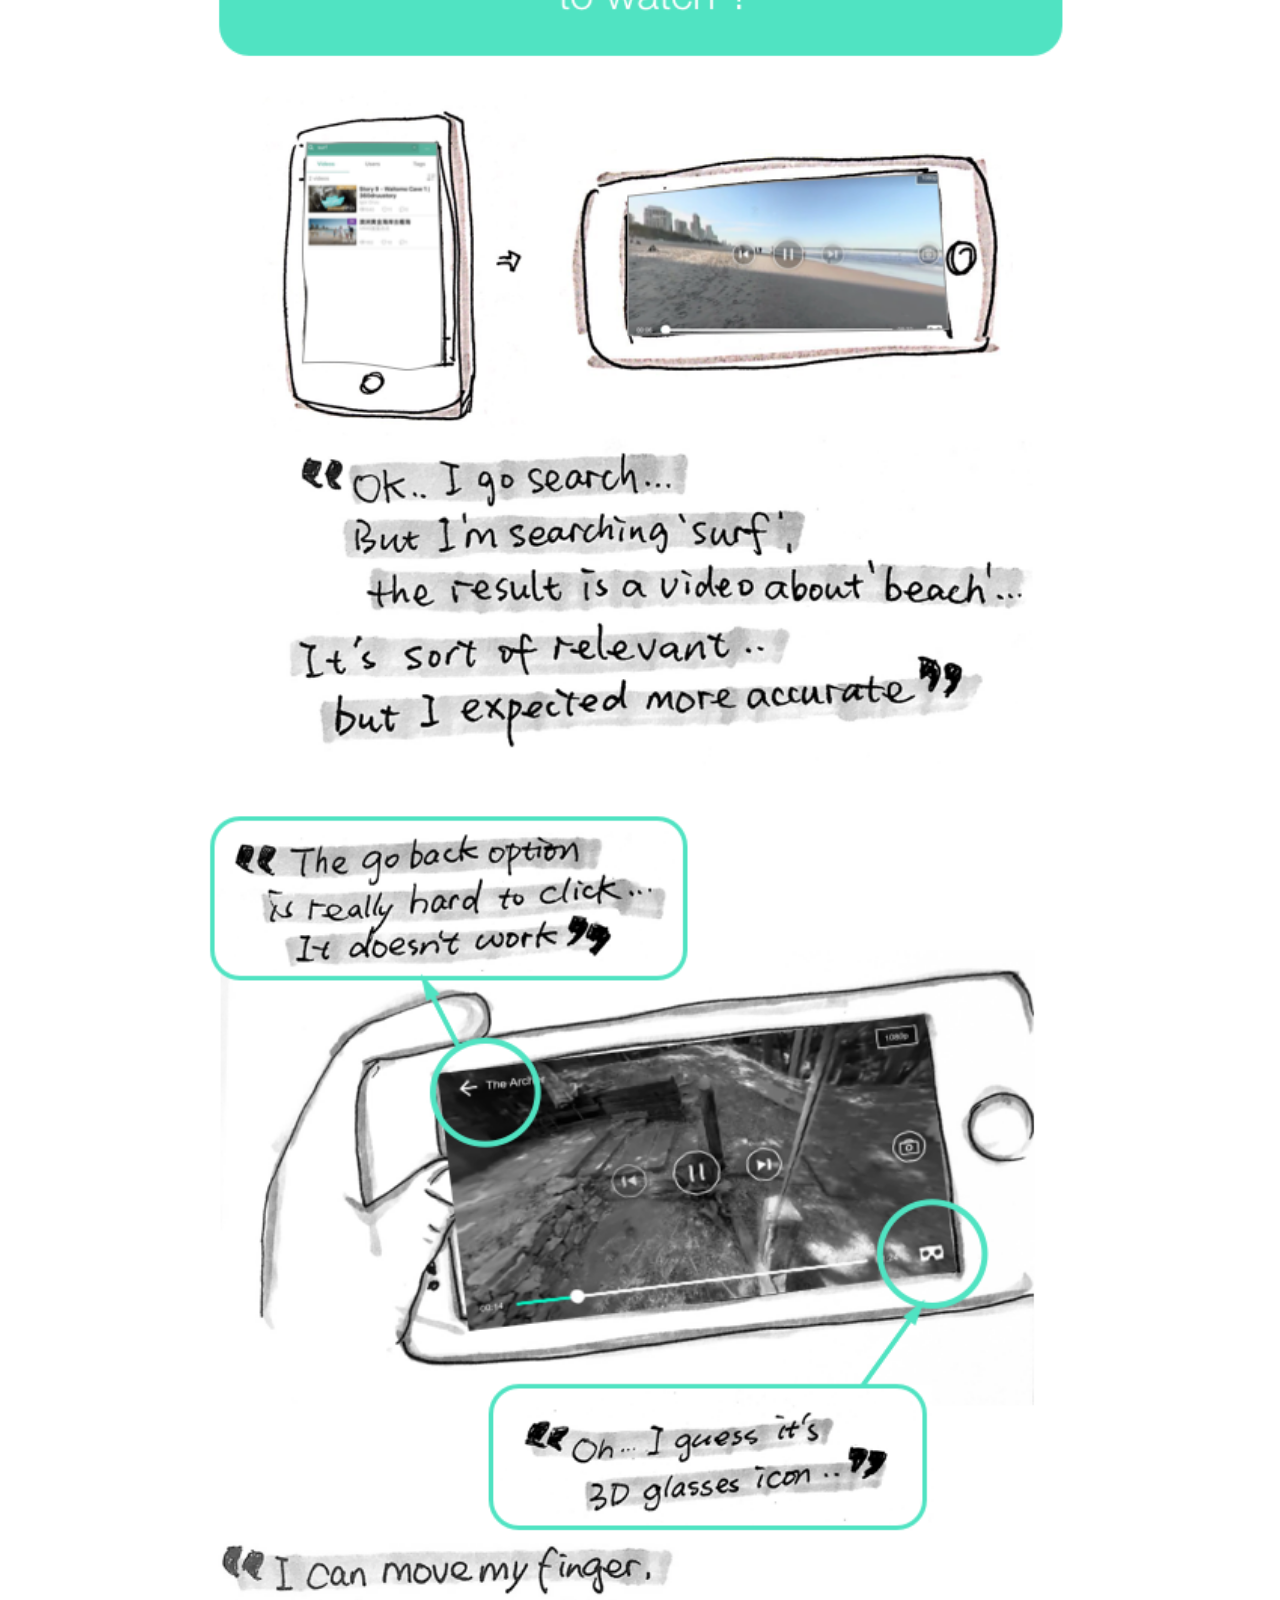
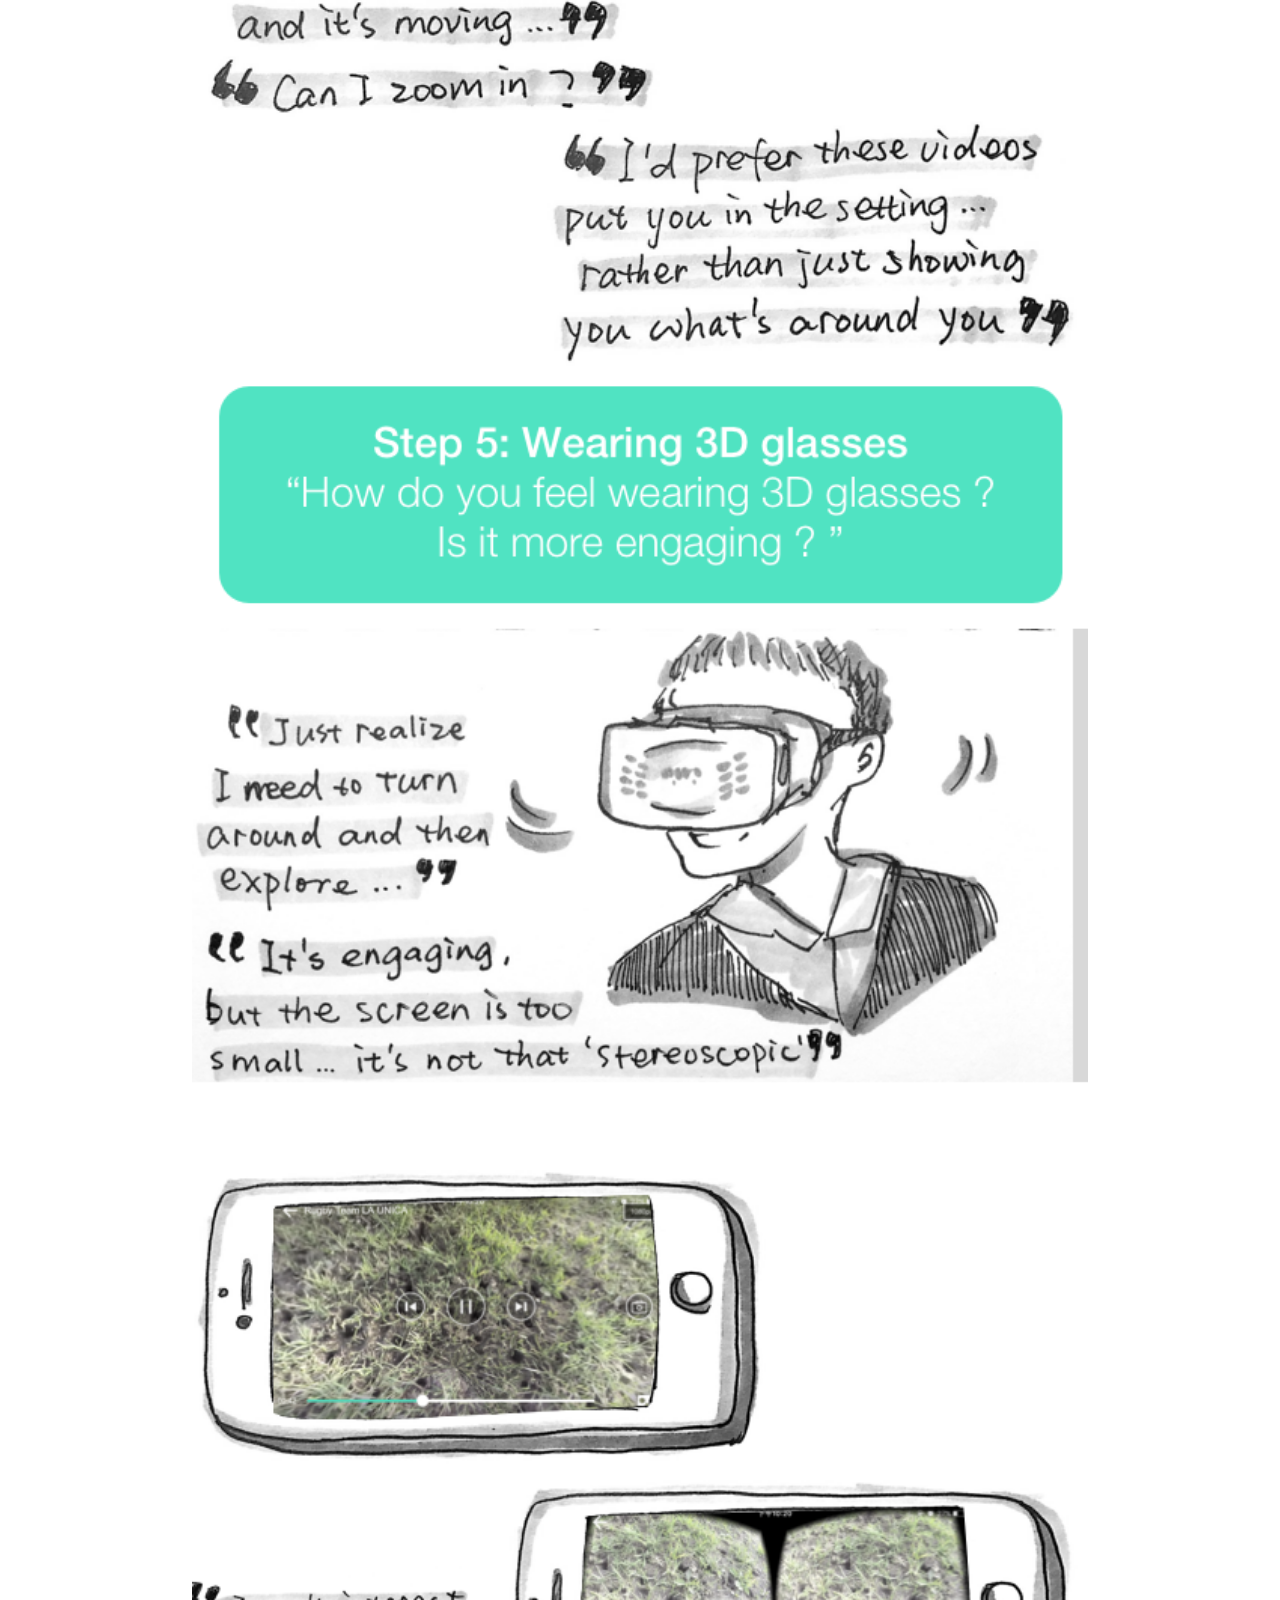
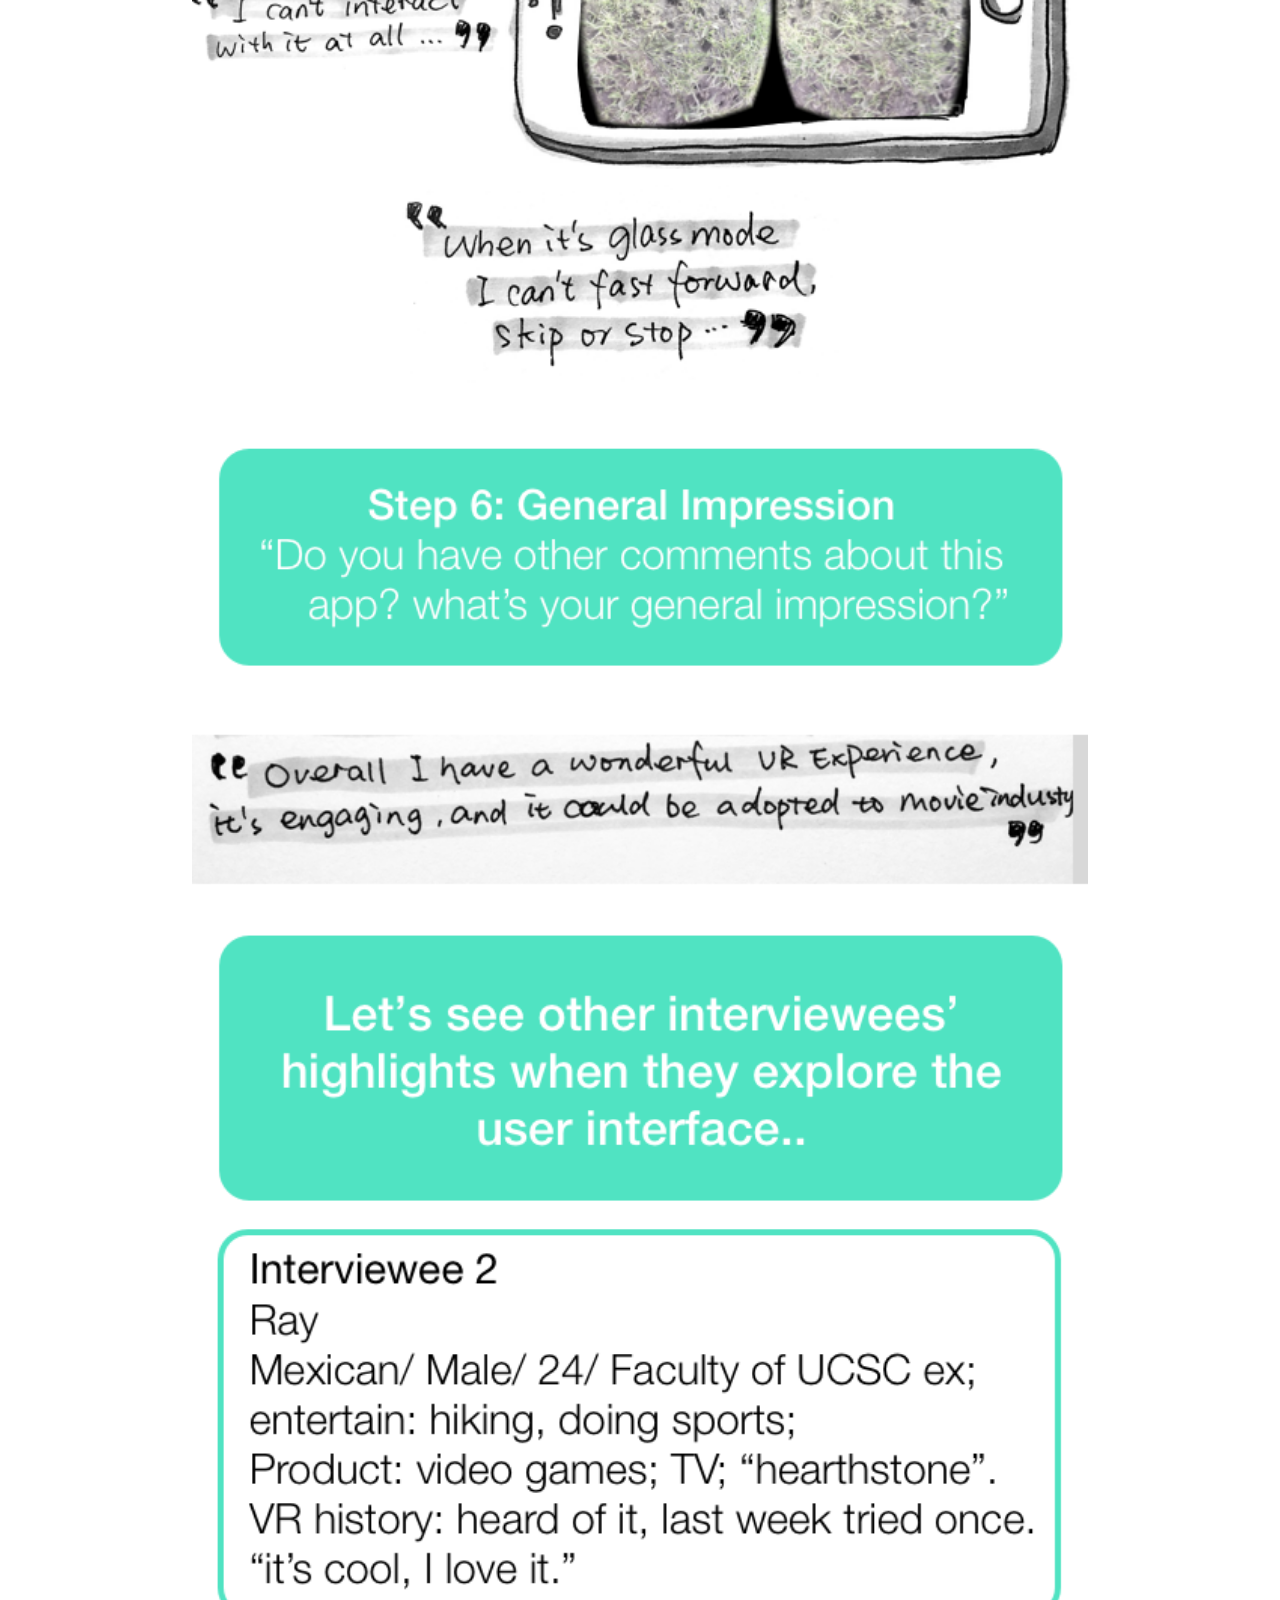
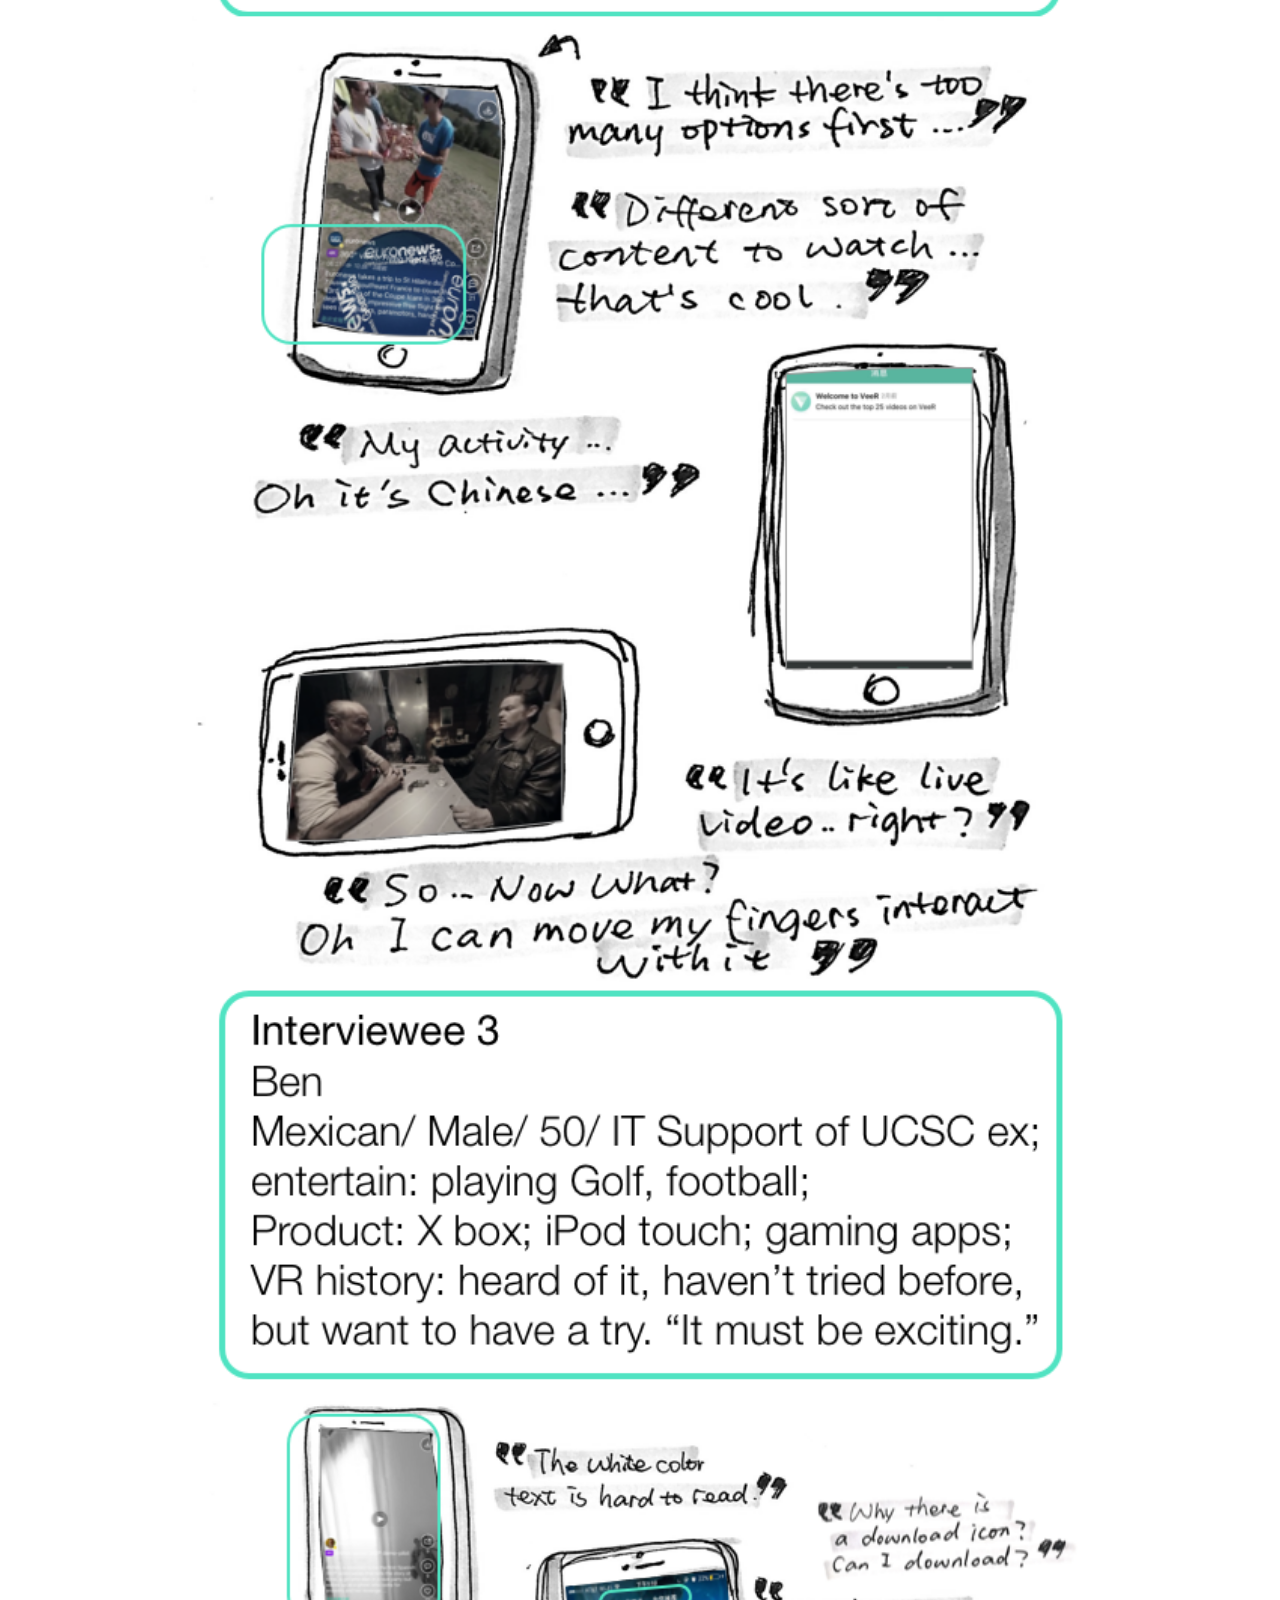
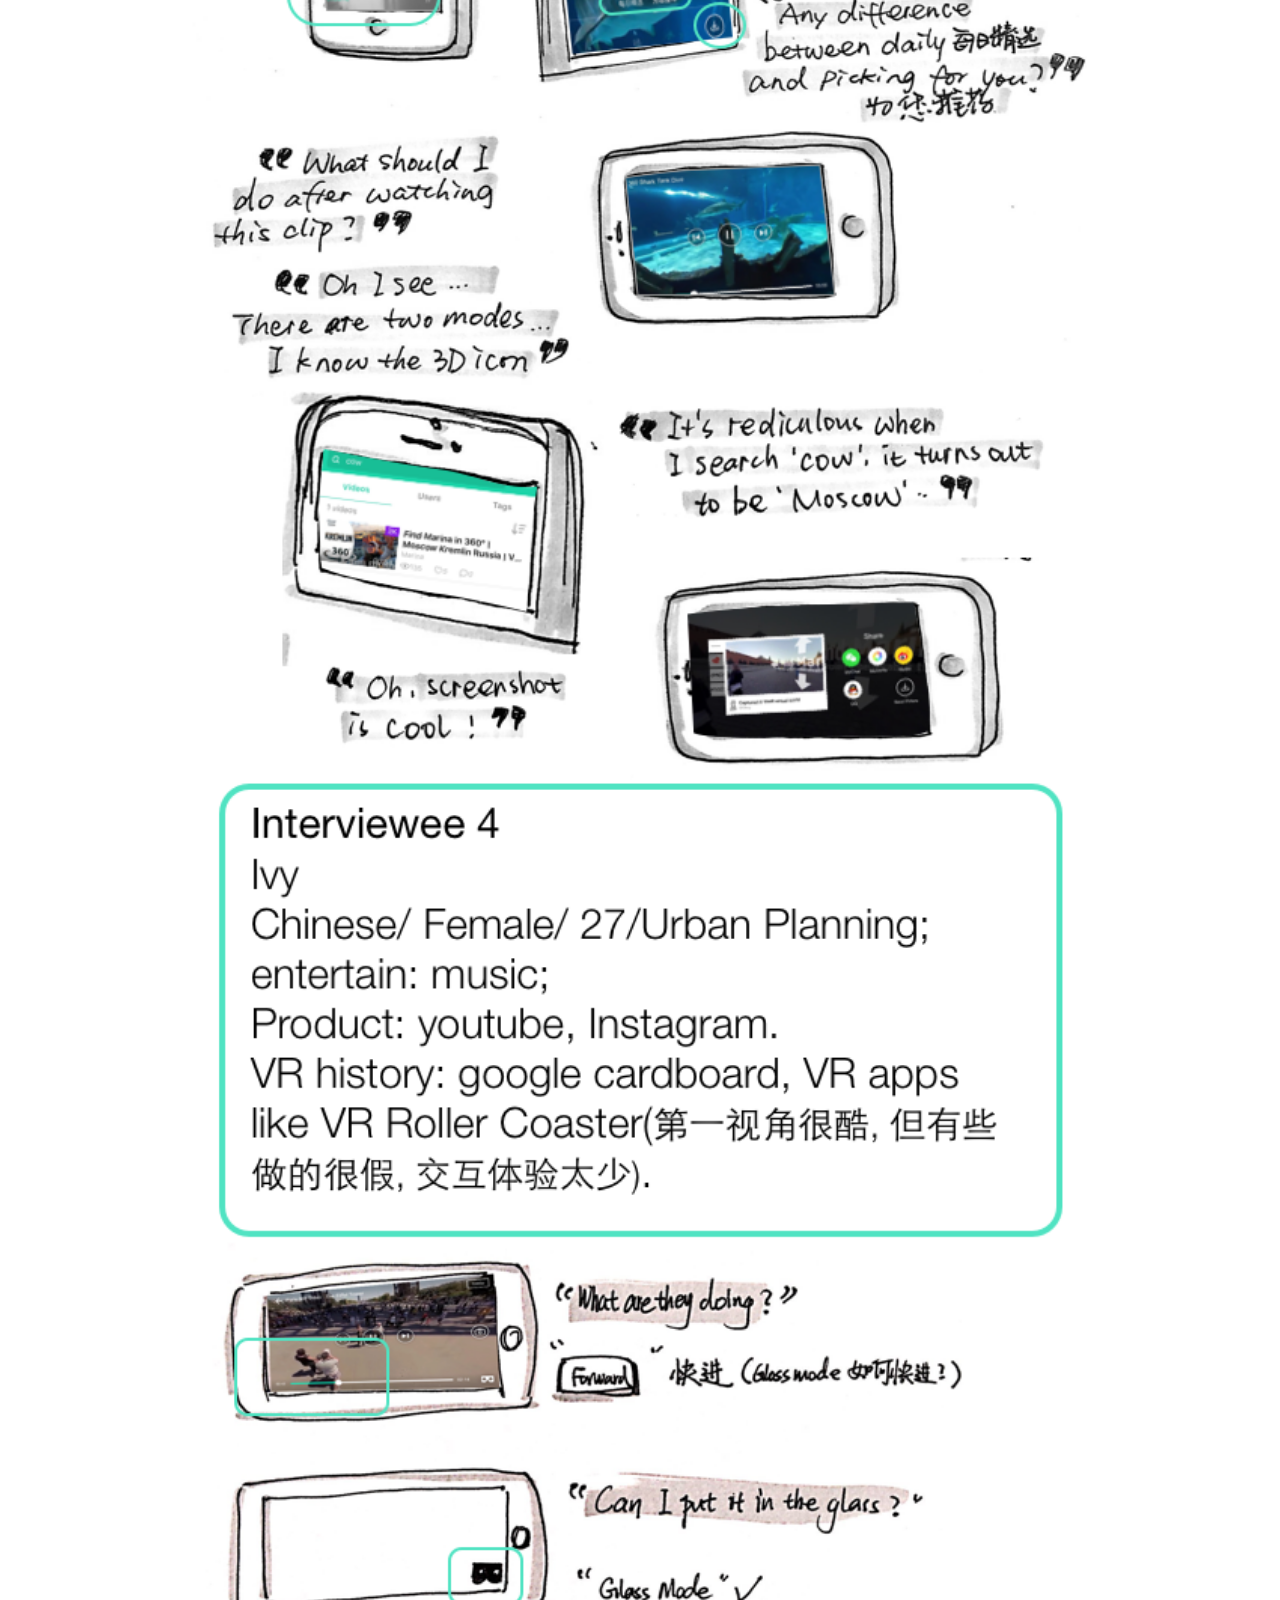
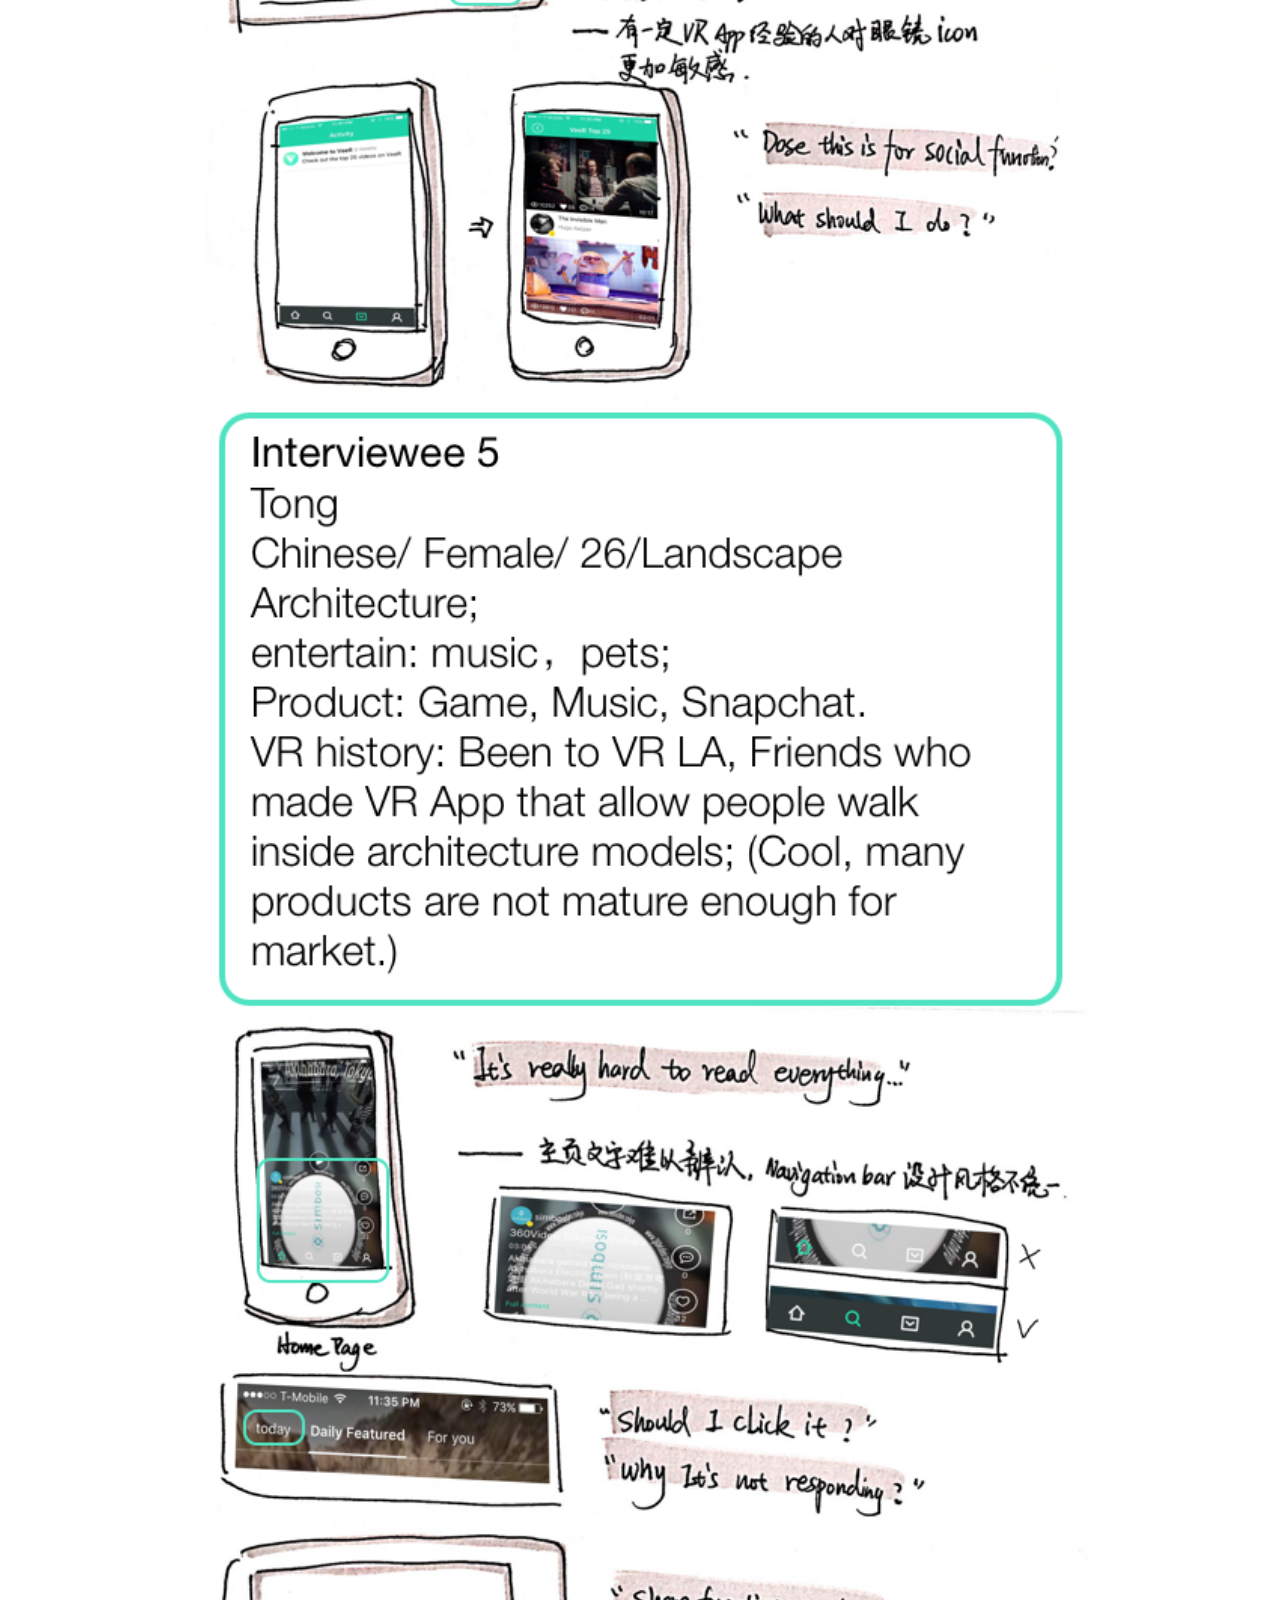
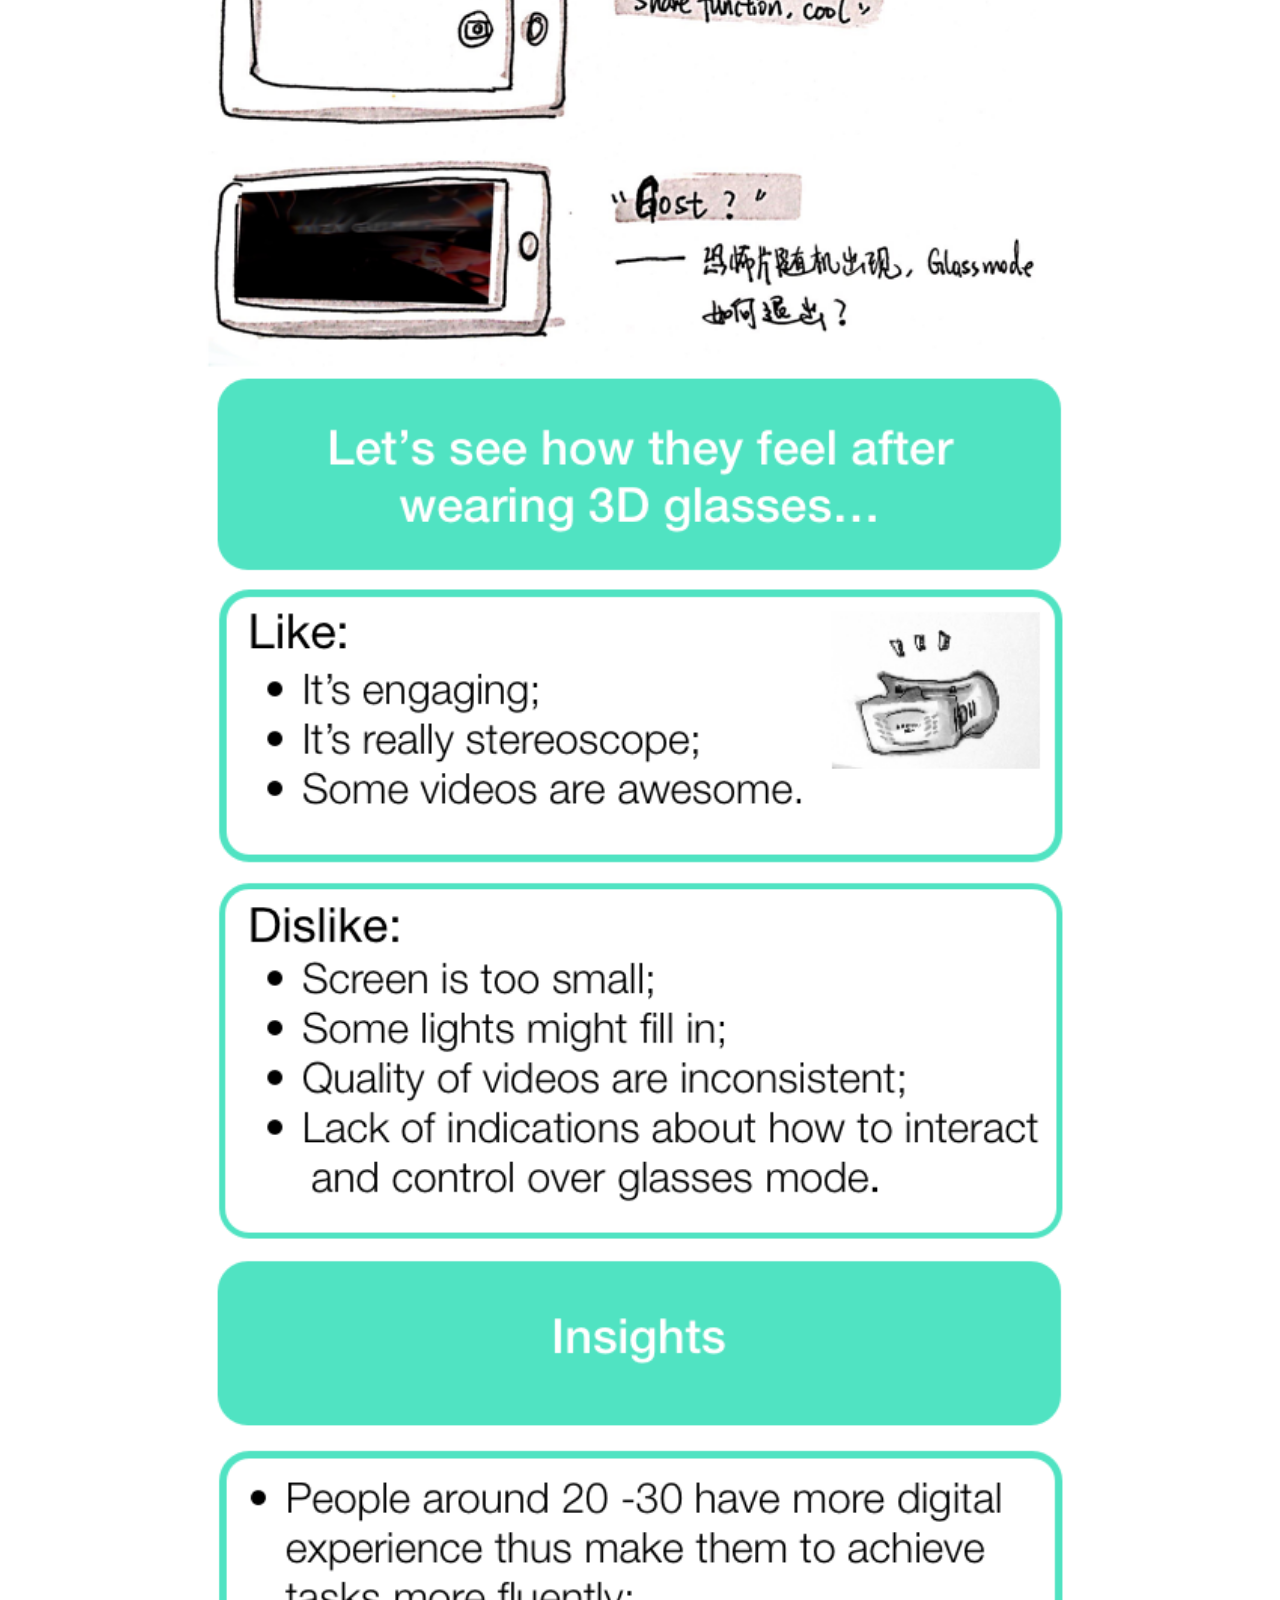
<file: VRTest.html>
<!DOCTYPE html>
<html>
  <head>
    <!--Import Google Icon Font-->
    <link href="http://fonts.googleapis.com/icon?family=Material+Icons" rel="stylesheet">
    <link rel="stylesheet" type="text/css" href="https://fonts.googleapis.com/css?family=Raleway:Semi-Bold,Bold,Regular">
    <link rel="stylesheet" type="text/css" href="https://fonts.googleapis.com/css?family=Open+Sans">
    <link rel="stylesheet" type="text/css" href="https://fonts.googleapis.com/css?family=Source+Sans+Pro">
    <!--Import materialize.css-->
    <link type="text/css" rel="stylesheet" href="css/materialize.css"  media="screen,projection"/>
    <link type="text/css" rel="stylesheet" href="css/style.css"  media="screen,projection"/>
    <link type="text/css" rel="stylesheet" href="https://maxcdn.bootstrapcdn.com/font-awesome/4.7.0/css/font-awesome.min.css"/>
    <link rel="stylesheet" type="text/css" href="css/unslider.css"/>
    <!--Let browser know website is optimized for mobile-->
    <meta name="viewport" content="width=device-width, initial-scale=1.0"/>
  </head>

  <body>
    <!--Import jQuery before materialize.js-->
    <script type="text/javascript" src="https://code.jquery.com/jquery-2.1.1.min.js"></script>
    <script type="text/javascript" src="js/materialize.js"></script>
    <script type="text/javascript" src="js/unslider-min.js"></script>
    <script type="text/javascript" src="js/scripts.js"></script>

    <!-- Header  -->
      <div style="height: 3vh;"></div>
        <div class="row">
          <div class="col s1">
            <div class="row">
              <div class="col s5 offset-s2">
                <a href="index.html"><img src="image/logoblack.png"></a>
              </div>
            </div>
          </div>
        </div>
    <div class="container">
      <div class="row">
        <div class="col s12">
          <img src="image/VRTest/VR-01.png" style="width:100%; height: auto;">
        </div>
      </div>
      <div class="row">
        <div class="col s12">
          <img src="image/VRTest/VR-02.png" style="width:100%; height: auto;">
        </div>
      </div>
      <div class="row">
        <div class="col s12">
          <img src="image/VRTest/VR-03.png" style="width:100%; height: auto;">
        </div>
      </div>
    </div>

      <div class="row">
        <div class="col s4">
          <a href="Halfmeter.html"><p class="raleway font-size-3 black-text right-align">&lt Previous</p></a>
        </div>
        <div class="col s4">
          <a href="index.html"><p class="raleway font-size-3 black-text center-align">Home</p></a>
        </div>
        <div class="col s4">
          <a href="blocbox.html"><p class="raleway font-size-3 black-text left-align">Next &gt</p></a>
        </div>
      </div>

  </body>
</html>
</file>
<file: css/style.css>
/*text and font*/

body p {
  line-height: 150%;
}

.font-size-1 {
  font-size: 36px;
}

.font-size-2 {
  font-size: 30px;
}

.font-size-3 {
  font-size: 24px;
}

.font-size-4 {
  font-size: 20px;
}

.font-size-5 {
  font-size: 16px;
}

.raleway {
  font-family: 'Raleway', serif;
}

.open-sans {
  font-family: 'Open Sans', serif;
}

.source-san-pro {
  font-family: 'Source Sans Pro', serif;
}

.arvo {
  font-family: 'Arvo', serif;
}

.bold {
  font-weight: bold;
}

.semi-bold {
  font-weight: 600;
}

.medium {
  font-weight: 500;
}

.color-green {
  color: #48B6A1;
}

.color-grey-light {
  color: #9B9B9B;
}

.color-white {
  color: #ffffff;
}

.color-grey-dark {
  color: #4A4A4A;
}

.color-green-light {
  color: #7CD4C3;
}

.color-orenge {
  color: #F78A7D;
}

/* hover effects on index page*/
.hover-image figure {
	margin: 0;
	position: relative;
}

.hover-image figure img {
	max-width: 100%;
	display: block;
	position: relative;
}

.hover-image figcaption {
  position: absolute;
  top: 0;
  left: 0;
  padding: 20px;
  background: #4A4A4A;
  color: #ffffff;
  height: 100%;
  width: 100%;
  opacity: 0;
  backface-visibility: hidden;
  transition: transform 0.3s, opacity 0.3s;
}

.hover-image figure:hover figcaption {
	opacity: 0.9;
}
.hover-image figcaption p {
	margin-top: 70px;
  opacity: 1;
}

.parallax-container {
  height: 100vh;
}

.enlarge-text {
  color: #48B6A1;
  font-size: 1.2em;
  font-weight: bold;
}

.quote-amp {
  color: #48B6A1;
  font-size: 1.4em;
}

.grey-board {
  background-color: #4A4A4A;
  color: white;
}

.image-background {
  background-image: url(../image/gotable/personaBack.png);
  background-size: 100% 100%;
}

.image-description {
  margin-top: 10px;
  margin-bottom: 40px;
}

.footer-space {
  height: 8.3vh;
}

.thinking-background {
  background-image: url(../image/gotable/designthinkBK.png);
  background-size: 100% 100%;
  background-repeat: no-repeat;
}
.thinking-background img {
  max-width: 80%;
  margin: 0 auto;
  display: block;
}

.move-page {
  position: relative;
  top: 600px;
}

.final-background {
  background-image: url(../image/gotable/2B.png);
  background-size: 100% 90%;
  background-repeat: no-repeat;
}

.move-up {
  height: 200px;
}

.final-footer {
  height: 2000px;
}

.hifi-background {
  background-image: url(../image/gotable/hifiBK.png);
  background-size: 100% 102%;
  background-repeat: no-repeat;
}

.enlarge-image {
height: auto;
  width: 125%;
}

.nav-bar {
  height: 168px;
}

.carousel {
  height: 400px;
}
.carousel .carousel-item {
  height: auto;
  width: 400px;
}

.mark1-background {
  background-image: url(../image/Halfmeter/Mask1.png);
  background-size: 100% 100%;
  background-repeat: no-repeat;
  color: white;
}

.onboarding-background {
  background-image: url(../image/gotable/issue.png);
  background-size: 100% 100%;
  background-repeat: no-repeat;
  padding-top: 5.45%;
  padding-bottom: 5.45%;
  width: 100%;
  color: white;
}

.double-image {
  width: 100%;
  height: auto;
}

.halfmeter-section-header1 {
  background-image: url(../image/Halfmeter/searchbk.png);
  background-size: 100% 100%;
  background-repeat: no-repeat;
  height: 33vh;
  color: white;
}

.halfmeter-section-header2 {
  background-image: url(../image/Halfmeter/insights.png);
  background-size: 100% 100%;
  background-repeat: no-repeat;
  height: 33vh;
  color: white;
}

.mark2-background {
  background-color: #657882;
  color: white;
}

.halfmeter-list li {
  color: #48B6A1;

.halfmeter-section-header3 {
  background-image: url(../image/Halfmeter/redesign.png);
  background-size: 100% 100%;
  background-repeat: no-repeat;
  height: 33vh;
  color: white;
}

.bottom-align {
  position: absolute;
  bottom: 0;
  right: 10%;
}

.space-inline {
  line-height: 120%;
}

.center-img {
  display: block;
  margin: auto;
}

.large-inline-space {
  line-height: 200%;
}

.blocbox-process-background {
  background-image: url(../image/Blocbox/processbk.png);
  background-size: 100% 100%;
  background-repeat: no-repeat;
}

.image-max-width {
  width: 100%;
  height: auto;
}

.underline {
  display:inline-block;
  border-bottom:1px solid black;
  padding-bottom:2px;
}
</file>
<file: css/unslider.css>
.unslider{overflow:auto;margin:0;padding:0}.unslider-wrap{position:relative}.unslider-wrap.unslider-carousel>li{float:left}.unslider-vertical>ul{height:100%}.unslider-vertical li{float:none;width:100%}.unslider-fade{position:relative}.unslider-fade .unslider-wrap li{position:absolute;left:0;top:0;right:0;z-index:8}.unslider-fade .unslider-wrap li.unslider-active{z-index:10}.unslider li,.unslider ol,.unslider ul{list-style:none;margin:0;padding:0;border:none}.unslider-arrow{position:absolute;left:20px;z-index:2;cursor:pointer}.unslider-arrow.next{left:auto;right:20px}
</file>
